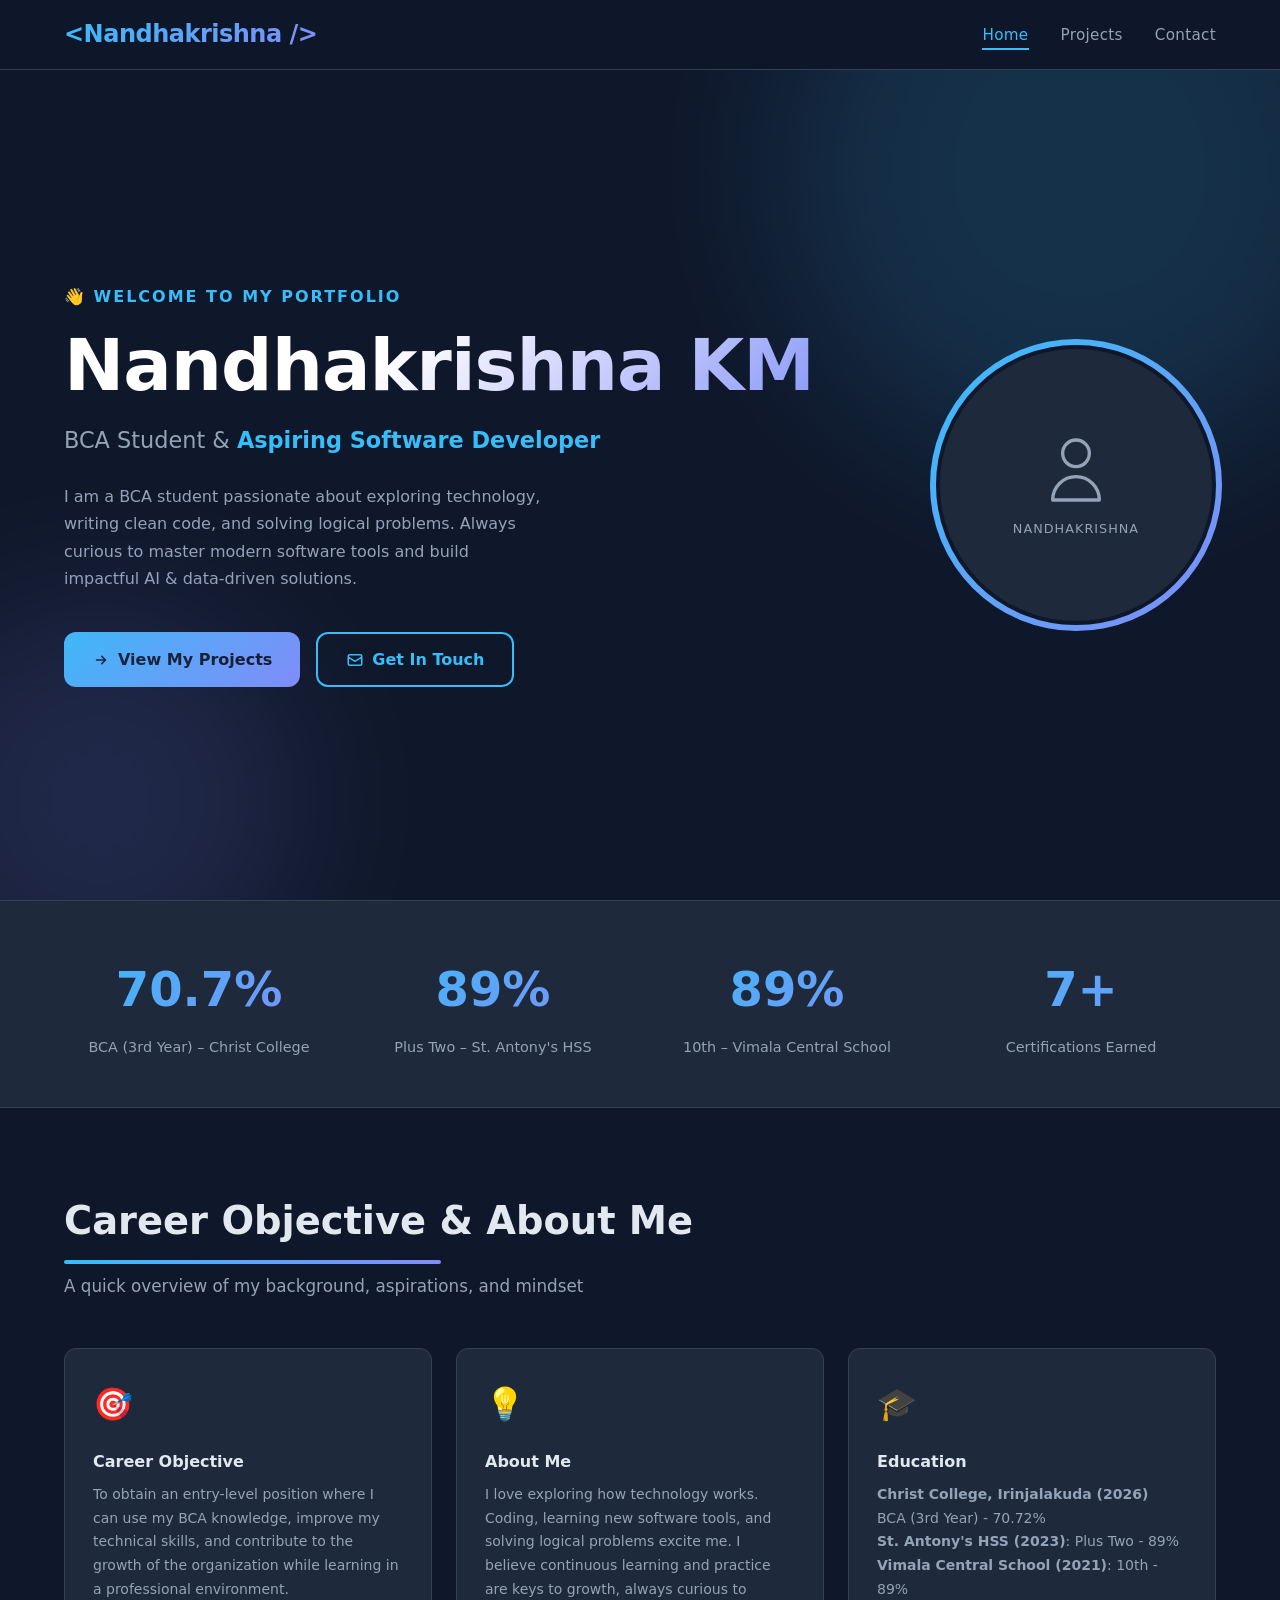
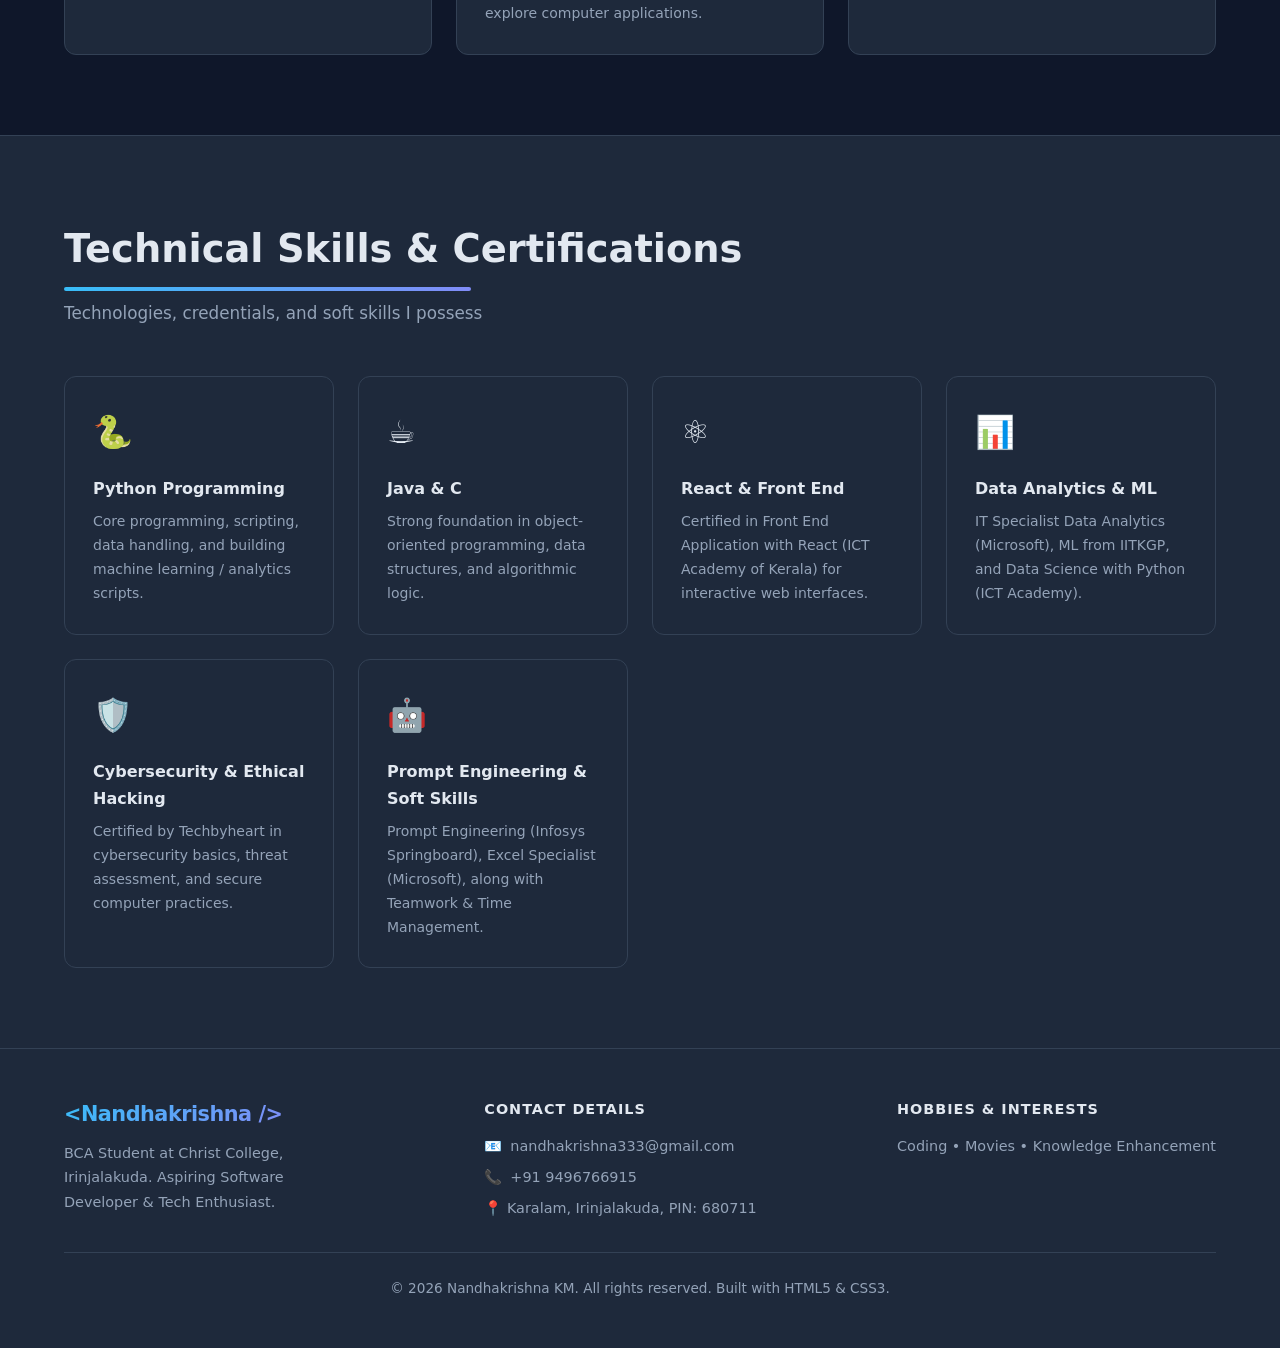
<file: PORTFOLIO/index.html>
﻿<!DOCTYPE html>
<html lang="en">
<head>
  <meta charset="UTF-8" />
  <meta name="viewport" content="width=device-width, initial-scale=1.0" />
  <meta name="description" content="Nandhakrishna KM – BCA Student, Aspiring Software Developer & AI Enthusiast Portfolio." />
  <title>Nandhakrishna KM | Portfolio</title>
  <link rel="stylesheet" href="style.css" />
</head>
<body>

  <!-- ═══════════ HEADER ═══════════ -->
  <header class="site-header">
    <nav class="container nav-inner">
      <a href="index.html" class="logo">&lt;Nandhakrishna /&gt;</a>

      <button class="nav-toggle" id="navToggle" aria-label="Toggle navigation">
        <span></span><span></span><span></span>
      </button>

      <ul class="nav-links" id="navLinks">
        <li><a href="index.html" class="active">Home</a></li>
        <li><a href="projects.html">Projects</a></li>
        <li><a href="contact.html">Contact</a></li>
      </ul>
    </nav>
  </header>

  <main>
    <!-- ═══════════ HERO ═══════════ -->
    <section class="hero">
      <div class="container hero-inner">

        <div class="hero-text">
          <span class="hero-greeting">👋 Welcome to my portfolio</span>

          <h1 class="hero-name">Nandhakrishna KM</h1>

          <p class="hero-tagline">
            BCA Student &amp; <span>Aspiring Software Developer</span>
          </p>

          <p class="hero-description">
            I am a BCA student passionate about exploring technology, writing clean code, and solving logical problems. Always curious to master modern software tools and build impactful AI & data-driven solutions.
          </p>

          <div class="hero-cta">
            <a href="projects.html" class="btn btn-primary">
              <svg xmlns="http://www.w3.org/2000/svg" width="18" height="18" fill="none" viewBox="0 0 24 24" stroke="currentColor" stroke-width="2"><path stroke-linecap="round" stroke-linejoin="round" d="M13 7l5 5m0 0l-5 5m5-5H6"/></svg>
              View My Projects
            </a>
            <a href="contact.html" class="btn btn-outline">
              <svg xmlns="http://www.w3.org/2000/svg" width="18" height="18" fill="none" viewBox="0 0 24 24" stroke="currentColor" stroke-width="2"><path stroke-linecap="round" stroke-linejoin="round" d="M3 8l7.89 5.26a2 2 0 002.22 0L21 8M5 19h14a2 2 0 002-2V7a2 2 0 00-2-2H5a2 2 0 00-2 2v10a2 2 0 002 2z"/></svg>
              Get In Touch
            </a>
          </div>
        </div>

        <!-- Photo placeholder -->
        <div class="hero-photo-wrap">
          <div class="photo-placeholder">
            <svg xmlns="http://www.w3.org/2000/svg" fill="none" viewBox="0 0 24 24" stroke="currentColor" stroke-width="1">
              <path stroke-linecap="round" stroke-linejoin="round" d="M16 7a4 4 0 11-8 0 4 4 0 018 0zM12 14a7 7 0 00-7 7h14a7 7 0 00-7-7z"/>
            </svg>
            <span>NANDHAKRISHNA</span>
          </div>
        </div>

      </div>
    </section>

    <!-- ═══════════ OBJECTIVE & EDUCATION STATS ═══════════ -->
    <section class="stats-section">
      <div class="container">
        <div class="stats-grid">
          <div class="stat-item"><h3>70.7%</h3><p>BCA (3rd Year) – Christ College</p></div>
          <div class="stat-item"><h3>89%</h3><p>Plus Two – St. Antony's HSS</p></div>
          <div class="stat-item"><h3>89%</h3><p>10th – Vimala Central School</p></div>
          <div class="stat-item"><h3>7+</h3><p>Certifications Earned</p></div>
        </div>
      </div>
    </section>

    <!-- ═══════════ ABOUT & CAREER OBJECTIVE ═══════════ -->
    <section class="section">
      <div class="container">
        <h2 class="section-title">Career Objective &amp; About Me</h2>
        <p class="section-subtitle">A quick overview of my background, aspirations, and mindset</p>

        <div class="skills-grid" style="grid-template-columns: repeat(auto-fit, minmax(300px, 1fr));">
          <div class="skill-card">
            <div class="skill-icon">🎯</div>
            <h3>Career Objective</h3>
            <p>To obtain an entry-level position where I can use my BCA knowledge, improve my technical skills, and contribute to the growth of the organization while learning in a professional environment.</p>
          </div>

          <div class="skill-card">
            <div class="skill-icon">💡</div>
            <h3>About Me</h3>
            <p>I love exploring how technology works. Coding, learning new software tools, and solving logical problems excite me. I believe continuous learning and practice are keys to growth, always curious to explore computer applications.</p>
          </div>

          <div class="skill-card">
            <div class="skill-icon">🎓</div>
            <h3>Education</h3>
            <p><strong>Christ College, Irinjalakuda (2026)</strong><br>BCA (3rd Year) - 70.72%<br><strong>St. Antony's HSS (2023)</strong>: Plus Two - 89%<br><strong>Vimala Central School (2021)</strong>: 10th - 89%</p>
          </div>
        </div>
      </div>
    </section>

    <!-- ═══════════ SKILLS & CERTIFICATIONS ═══════════ -->
    <section class="section" style="background: var(--clr-surface); border-top: 1px solid var(--clr-border);">
      <div class="container">
        <h2 class="section-title">Technical Skills &amp; Certifications</h2>
        <p class="section-subtitle">Technologies, credentials, and soft skills I possess</p>

        <div class="skills-grid">

          <div class="skill-card">
            <div class="skill-icon">🐍</div>
            <h3>Python Programming</h3>
            <p>Core programming, scripting, data handling, and building machine learning / analytics scripts.</p>
          </div>

          <div class="skill-card">
            <div class="skill-icon">☕</div>
            <h3>Java &amp; C</h3>
            <p>Strong foundation in object-oriented programming, data structures, and algorithmic logic.</p>
          </div>

          <div class="skill-card">
            <div class="skill-icon">⚛️</div>
            <h3>React &amp; Front End</h3>
            <p>Certified in Front End Application with React (ICT Academy of Kerala) for interactive web interfaces.</p>
          </div>

          <div class="skill-card">
            <div class="skill-icon">📊</div>
            <h3>Data Analytics &amp; ML</h3>
            <p>IT Specialist Data Analytics (Microsoft), ML from IITKGP, and Data Science with Python (ICT Academy).</p>
          </div>

          <div class="skill-card">
            <div class="skill-icon">🛡️</div>
            <h3>Cybersecurity &amp; Ethical Hacking</h3>
            <p>Certified by Techbyheart in cybersecurity basics, threat assessment, and secure computer practices.</p>
          </div>

          <div class="skill-card">
            <div class="skill-icon">🤖</div>
            <h3>Prompt Engineering &amp; Soft Skills</h3>
            <p>Prompt Engineering (Infosys Springboard), Excel Specialist (Microsoft), along with Teamwork &amp; Time Management.</p>
          </div>

        </div>
      </div>
    </section>

  </main>

  <!-- ═══════════ FOOTER ═══════════ -->
  <footer class="site-footer">
    <div class="container">
      <div class="footer-inner">

        <div class="footer-brand">
          <a href="index.html" class="logo">&lt;Nandhakrishna /&gt;</a>
          <p>BCA Student at Christ College, Irinjalakuda. Aspiring Software Developer &amp; Tech Enthusiast.</p>
        </div>

        <div class="footer-contact">
          <h4>Contact Details</h4>
          <ul>
            <li>📧 <a href="mailto:nandhakrishna333@gmail.com">nandhakrishna333@gmail.com</a></li>
            <li>📞 <a href="tel:9496766915">+91 9496766915</a></li>
            <li>📍 Karalam, Irinjalakuda, PIN: 680711</li>
          </ul>
        </div>

        <div class="footer-social">
          <h4>Hobbies &amp; Interests</h4>
          <p style="color: var(--clr-muted); font-size: 0.9rem;">
            Coding &bull; Movies &bull; Knowledge Enhancement
          </p>
        </div>

      </div>

      <div class="footer-bottom">
        <p>&copy; 2026 Nandhakrishna KM. All rights reserved. Built with HTML5 &amp; CSS3.</p>
      </div>
    </div>
  </footer>

  <script>
    const toggle = document.getElementById('navToggle');
    const links  = document.getElementById('navLinks');
    toggle.addEventListener('click', () => {
      toggle.classList.toggle('open');
      links.classList.toggle('open');
    });
    links.querySelectorAll('a').forEach(a =>
      a.addEventListener('click', () => {
        toggle.classList.remove('open');
        links.classList.remove('open');
      })
    );
  </script>

</body>
</html>
</file>
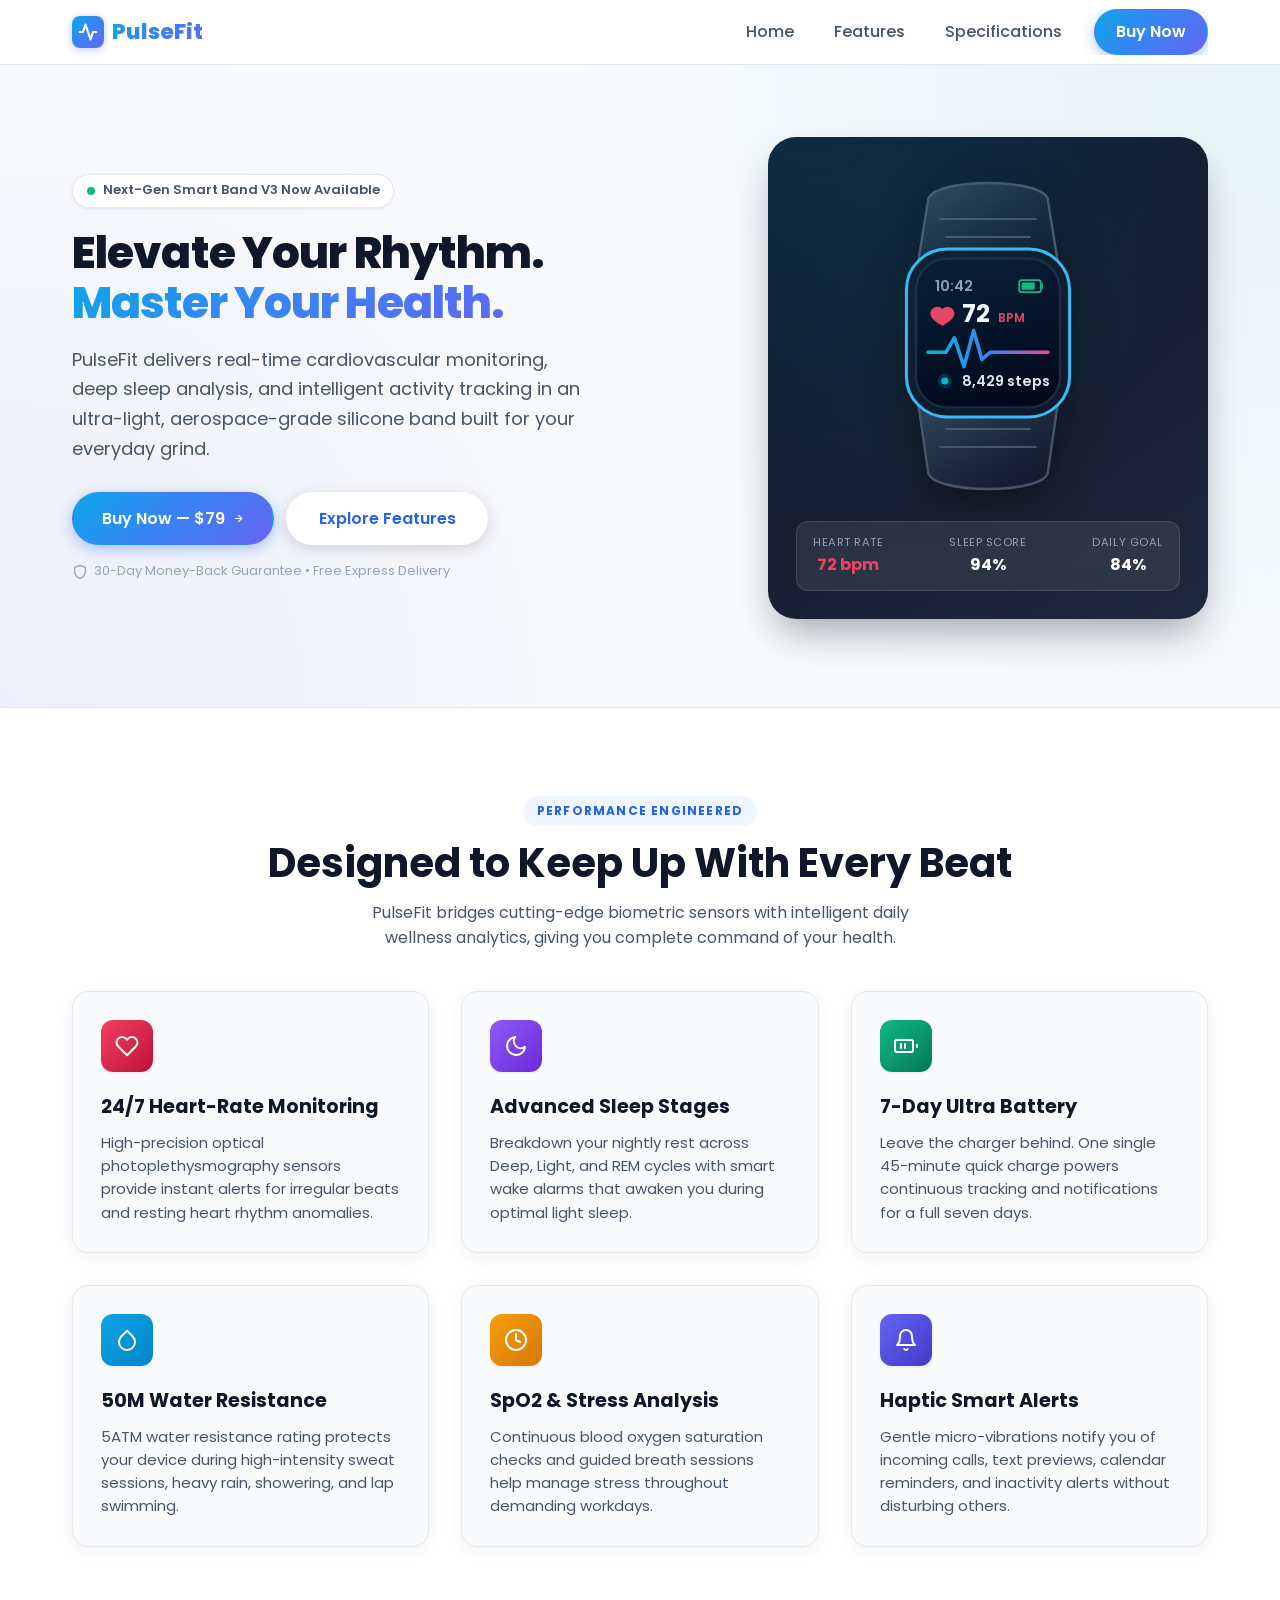
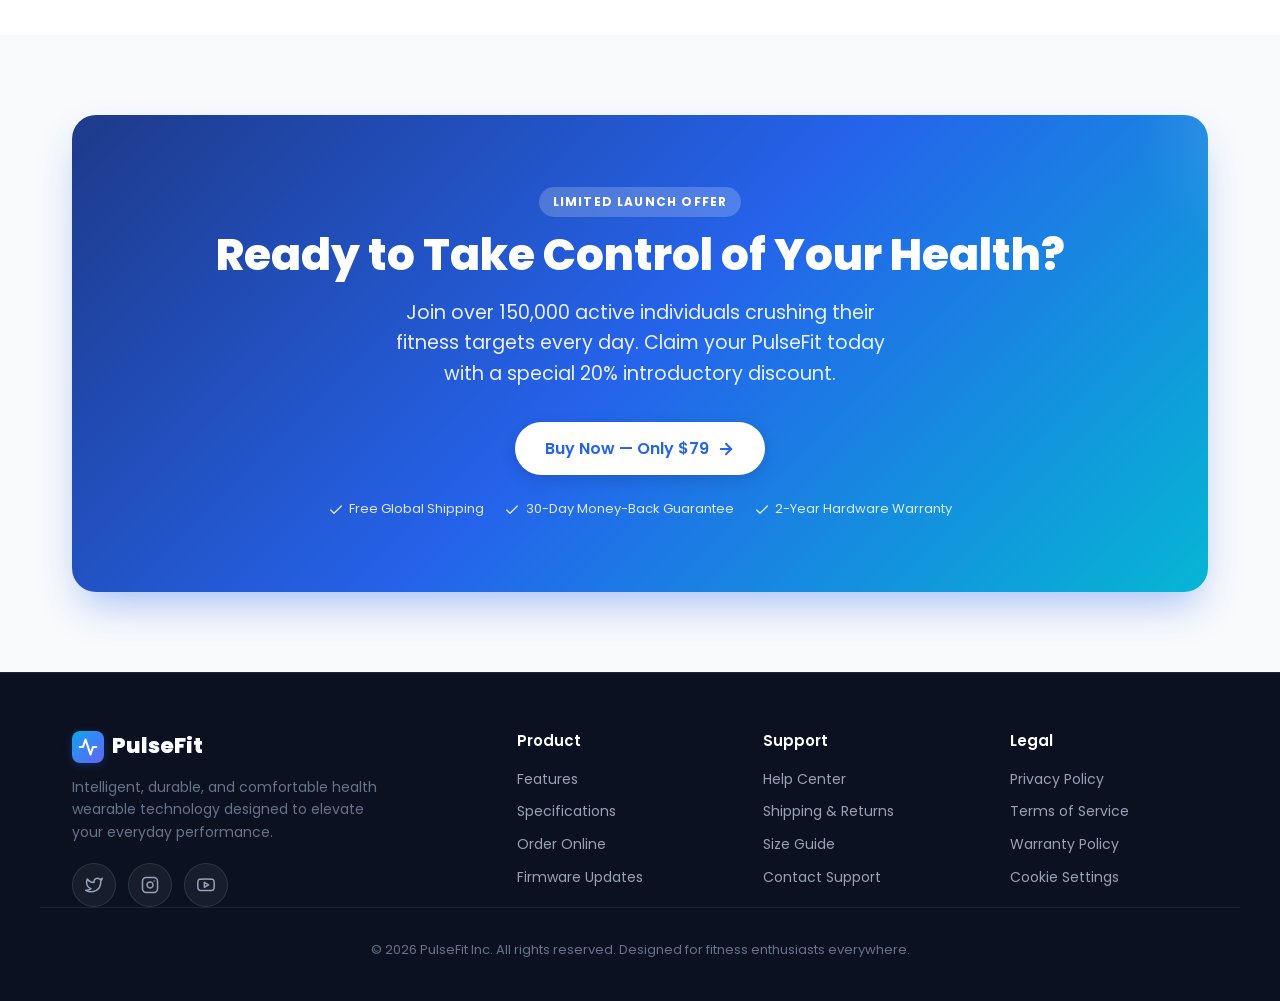
<file: WEB PROGRAM 3/index.html>
<!DOCTYPE html>
<html lang="en">
<head>
  <meta charset="UTF-8">
  <meta name="viewport" content="width=device-width, initial-scale=1.0">
  <title>PulseFit — Smart Fitness Band</title>
  <meta name="description" content="PulseFit is a modern smart fitness band engineered with continuous heart rate monitoring, advanced sleep analysis, 7-day battery life, and 50m water resistance.">

  <!-- Google Fonts: Poppins -->
  <link rel="preconnect" href="https://fonts.googleapis.com">
  <link rel="preconnect" href="https://fonts.gstatic.com" crossorigin>
  <link href="https://fonts.googleapis.com/css2?family=Poppins:wght@300;400;500;600;700;800&display=swap" rel="stylesheet">

  <style>
    /* ==========================================================================
       CSS VARIABLES & DESIGN TOKENS
       ========================================================================== */
    :root {
      /* Brand Color Palette */
      --primary: #2563eb;
      --primary-hover: #1d4ed8;
      --primary-light: #eff6ff;
      --accent-cyan: #06b6d4;
      --accent-pink: #ec4899;
      --accent-green: #10b981;

      /* Neutral Palette */
      --bg-page: #f8fafc;
      --bg-surface: #ffffff;
      --bg-surface-alt: #f1f5f9;
      --text-main: #0f172a;
      --text-muted: #475569;
      --text-light: #94a3b8;
      --border-color: #e2e8f0;

      /* Gradients */
      --gradient-brand: linear-gradient(135deg, #0ea5e9 0%, #3b82f6 50%, #6366f1 100%);
      --gradient-accent: linear-gradient(135deg, #ec4899 0%, #f43f5e 100%);
      --gradient-dark: linear-gradient(145deg, #0f172a 0%, #1e293b 100%);
      --gradient-cta: linear-gradient(135deg, #1e3a8a 0%, #2563eb 50%, #06b6d4 100%);

      /* Shadows */
      --shadow-sm: 0 1px 3px rgba(0, 0, 0, 0.08);
      --shadow-md: 0 4px 14px rgba(15, 23, 42, 0.08);
      --shadow-lg: 0 10px 25px -5px rgba(37, 99, 235, 0.15), 0 8px 10px -6px rgba(15, 23, 42, 0.05);
      --shadow-card: 0 4px 20px rgba(15, 23, 42, 0.06);
      --shadow-card-hover: 0 14px 28px rgba(37, 99, 235, 0.12), 0 10px 10px rgba(15, 23, 42, 0.04);

      /* Typography & Metrics */
      --font-family: 'Poppins', -apple-system, BlinkMacSystemFont, 'Segoe UI', Roboto, sans-serif;
      --radius-sm: 0.375rem;
      --radius-md: 0.75rem;
      --radius-lg: 1rem;
      --radius-full: 9999px;
      --transition-standard: all 0.3s cubic-bezier(0.4, 0, 0.2, 1);
    }

    /* ==========================================================================
       RESET & BASE STYLES (Mobile First)
       ========================================================================== */
    *, *::before, *::after {
      box-sizing: border-box;
      margin: 0;
      padding: 0;
    }

    html {
      scroll-behavior: smooth;
      font-size: 16px; /* Base 1rem = 16px for readability & accessibility */
    }

    body {
      font-family: var(--font-family);
      background-color: var(--bg-page);
      color: var(--text-main);
      line-height: 1.6;
      -webkit-font-smoothing: antialiased;
      overflow-x: hidden;
    }

    img, svg {
      display: block;
      max-width: 100%;
      height: auto;
    }

    a {
      color: inherit;
      text-decoration: none;
      transition: var(--transition-standard);
    }

    a:focus-visible, button:focus-visible {
      outline: 3px solid var(--accent-cyan);
      outline-offset: 3px;
    }

    .container {
      width: 100%;
      max-width: 1200px;
      margin-left: auto;
      margin-right: auto;
      padding-left: 1.25rem;
      padding-right: 1.25rem;
    }

    /* Button System (Meets >44px touch target requirement) */
    .btn {
      display: inline-flex;
      align-items: center;
      justify-content: center;
      gap: 0.5rem;
      min-height: 3rem; /* 48px touch target */
      padding: 0.75rem 1.75rem;
      font-family: var(--font-family);
      font-size: 1rem;
      font-weight: 600;
      border-radius: var(--radius-full);
      border: 2px solid transparent;
      cursor: pointer;
      text-align: center;
      white-space: nowrap;
      transition: var(--transition-standard);
    }

    .btn-primary {
      background: var(--gradient-brand);
      color: #ffffff;
      box-shadow: 0 4px 14px rgba(37, 99, 235, 0.35);
    }

    .btn-primary:hover {
      transform: translateY(-2px);
      box-shadow: 0 6px 20px rgba(37, 99, 235, 0.5);
    }

    .btn-primary:active {
      transform: translateY(0);
    }

    .btn-white {
      background-color: #ffffff;
      color: var(--primary);
      box-shadow: 0 4px 15px rgba(0, 0, 0, 0.15);
    }

    .btn-white:hover {
      background-color: #f8fafc;
      transform: translateY(-2px);
      box-shadow: 0 8px 25px rgba(0, 0, 0, 0.2);
    }

    .section-tag {
      display: inline-block;
      text-transform: uppercase;
      font-size: 0.75rem;
      font-weight: 700;
      letter-spacing: 0.1em;
      color: var(--primary);
      background-color: var(--primary-light);
      padding: 0.35rem 0.85rem;
      border-radius: var(--radius-full);
      margin-bottom: 0.75rem;
    }

    .section-title {
      font-size: 1.75rem;
      font-weight: 700;
      line-height: 1.25;
      color: var(--text-main);
      margin-bottom: 0.75rem;
    }

    .section-subtitle {
      font-size: 1rem;
      color: var(--text-muted);
      max-width: 600px;
      margin: 0 auto 2.5rem;
    }

    /* ==========================================================================
       1. HEADER & NAVBAR (CSS-Only Responsive Menu)
       ========================================================================== */
    .site-header {
      position: sticky;
      top: 0;
      z-index: 1000;
      background: rgba(255, 255, 255, 0.95);
      backdrop-filter: blur(10px);
      border-bottom: 1px solid var(--border-color);
      transition: var(--transition-standard);
    }

    .nav-container {
      display: flex;
      align-items: center;
      justify-content: space-between;
      min-height: 4rem; /* 64px */
      position: relative;
    }

    .logo {
      display: flex;
      align-items: center;
      gap: 0.5rem;
      font-size: 1.35rem;
      font-weight: 800;
      color: var(--text-main);
    }

    .logo-icon {
      width: 2rem;
      height: 2rem;
      background: var(--gradient-brand);
      border-radius: 0.5rem;
      display: flex;
      align-items: center;
      justify-content: center;
      color: #ffffff;
      box-shadow: 0 2px 8px rgba(37, 99, 235, 0.3);
    }

    .logo span {
      background: var(--gradient-brand);
      -webkit-background-clip: text;
      -webkit-text-fill-color: transparent;
    }

    /* CSS-Only Mobile Menu Toggle using Hidden Checkbox */
    .menu-toggle-input {
      display: none;
    }

    .menu-toggle-btn {
      display: flex;
      flex-direction: column;
      justify-content: center;
      align-items: center;
      gap: 5px;
      width: 44px;
      height: 44px; /* Accessible 44px touch target */
      cursor: pointer;
      border-radius: var(--radius-sm);
      user-select: none;
      z-index: 1001;
    }

    .menu-toggle-btn .bar {
      width: 24px;
      height: 2.5px;
      background-color: var(--text-main);
      border-radius: 2px;
      transition: var(--transition-standard);
      transform-origin: center;
    }

    /* Navigation list on mobile (hidden dropdown via CSS) */
    .nav-menu {
      position: absolute;
      top: 100%;
      left: 0;
      right: 0;
      background: #ffffff;
      border-bottom: 1px solid var(--border-color);
      box-shadow: var(--shadow-lg);
      max-height: 0;
      overflow: hidden;
      opacity: 0;
      visibility: hidden;
      transition: max-height 0.35s ease, opacity 0.3s ease, visibility 0.3s;
    }

    .nav-list {
      list-style: none;
      display: flex;
      flex-direction: column;
      padding: 1.25rem;
      gap: 1rem;
    }

    .nav-link {
      display: block;
      font-weight: 500;
      color: var(--text-muted);
      padding: 0.5rem 0.75rem;
      border-radius: var(--radius-sm);
    }

    .nav-link:hover {
      color: var(--primary);
      background-color: var(--primary-light);
    }

    .nav-btn {
      width: 100%;
    }

    /* Checkbox state transforms hamburger to 'X' and expands menu */
    .menu-toggle-input:checked ~ .nav-menu {
      max-height: 320px;
      opacity: 1;
      visibility: visible;
    }

    .menu-toggle-input:checked ~ .menu-toggle-btn .bar:nth-child(1) {
      transform: translateY(7.5px) rotate(45deg);
    }

    .menu-toggle-input:checked ~ .menu-toggle-btn .bar:nth-child(2) {
      opacity: 0;
    }

    .menu-toggle-input:checked ~ .menu-toggle-btn .bar:nth-child(3) {
      transform: translateY(-7.5px) rotate(-45deg);
    }

    /* ==========================================================================
       2. HERO / PRODUCT INTRODUCTION SECTION
       ========================================================================== */
    .hero-section {
      padding-top: 2.5rem;
      padding-bottom: 3.5rem;
      background: radial-gradient(circle at top right, rgba(6, 182, 212, 0.08), transparent 50%),
                  radial-gradient(circle at bottom left, rgba(99, 102, 241, 0.08), transparent 50%);
    }

    .hero-container {
      display: flex;
      flex-direction: column;
      gap: 2.5rem;
      align-items: center;
    }

    .hero-content {
      text-align: center;
    }

    .hero-badge {
      display: inline-flex;
      align-items: center;
      gap: 0.5rem;
      background: #ffffff;
      border: 1px solid var(--border-color);
      box-shadow: var(--shadow-sm);
      padding: 0.35rem 0.85rem;
      border-radius: var(--radius-full);
      font-size: 0.8125rem;
      font-weight: 600;
      color: var(--text-muted);
      margin-bottom: 1.25rem;
    }

    .hero-badge .pulse-dot {
      width: 8px;
      height: 8px;
      background-color: var(--accent-green);
      border-radius: 50%;
      box-shadow: 0 0 0 0 rgba(16, 185, 129, 0.7);
      animation: pulseAnimation 2s infinite;
    }

    @keyframes pulseAnimation {
      0% {
        box-shadow: 0 0 0 0 rgba(16, 185, 129, 0.7);
      }
      70% {
        box-shadow: 0 0 0 8px rgba(16, 185, 129, 0);
      }
      100% {
        box-shadow: 0 0 0 0 rgba(16, 185, 129, 0);
      }
    }

    .hero-headline {
      font-size: 2.25rem;
      font-weight: 800;
      line-height: 1.15;
      letter-spacing: -0.02em;
      color: var(--text-main);
      margin-bottom: 1rem;
    }

    .hero-headline .text-gradient {
      background: var(--gradient-brand);
      -webkit-background-clip: text;
      -webkit-text-fill-color: transparent;
    }

    .hero-description {
      font-size: 1rem;
      color: var(--text-muted);
      line-height: 1.65;
      margin-bottom: 1.75rem;
      max-width: 32rem;
      margin-left: auto;
      margin-right: auto;
    }

    .hero-actions {
      display: flex;
      flex-direction: column;
      gap: 0.75rem;
      width: 100%;
      max-width: 20rem;
      margin: 0 auto;
    }

    .hero-guarantee {
      margin-top: 1rem;
      font-size: 0.8125rem;
      color: var(--text-light);
      display: flex;
      align-items: center;
      justify-content: center;
      gap: 0.35rem;
    }

    /* Hero Responsive Product Illustration / Graphic */
    .hero-visual {
      width: 100%;
      max-width: 360px;
      position: relative;
    }

    .band-card {
      background: linear-gradient(145deg, #0f172a 0%, #1e293b 100%);
      border-radius: 1.75rem;
      padding: 1.75rem;
      box-shadow: 0 20px 40px -10px rgba(15, 23, 42, 0.4), 0 0 0 1px rgba(255, 255, 255, 0.1);
      color: #ffffff;
      position: relative;
      overflow: hidden;
    }

    .band-card::after {
      content: '';
      position: absolute;
      top: -50%;
      left: -50%;
      width: 200%;
      height: 200%;
      background: radial-gradient(circle at 30% 20%, rgba(6, 182, 212, 0.15), transparent 45%);
      pointer-events: none;
    }

    .band-display {
      display: flex;
      flex-direction: column;
      align-items: center;
      gap: 1.25rem;
    }

    /* Smart Band SVG Vector Art */
    .band-svg {
      width: 100%;
      height: auto;
      filter: drop-shadow(0 12px 20px rgba(0, 0, 0, 0.45));
    }

    /* Dynamic Stat Pill Overlay */
    .band-stat-pill {
      display: flex;
      justify-content: space-between;
      width: 100%;
      background: rgba(255, 255, 255, 0.08);
      backdrop-filter: blur(10px);
      border: 1px solid rgba(255, 255, 255, 0.12);
      border-radius: var(--radius-md);
      padding: 0.75rem 1rem;
      font-size: 0.8125rem;
    }

    .stat-item {
      display: flex;
      flex-direction: column;
      align-items: center;
    }

    .stat-label {
      color: #94a3b8;
      font-size: 0.7rem;
      text-transform: uppercase;
      letter-spacing: 0.05em;
    }

    .stat-value {
      font-weight: 700;
      color: #ffffff;
      font-size: 1rem;
    }

    .stat-value.heart {
      color: #f43f5e;
    }

    /* ==========================================================================
       3. FEATURES SECTION (Grid: 1 col on mobile, 2 on tablet, 3 on desktop)
       ========================================================================== */
    .features-section {
      padding-top: 4rem;
      padding-bottom: 4rem;
      background-color: var(--bg-surface);
      text-align: center;
      border-top: 1px solid var(--border-color);
    }

    .features-grid {
      display: grid;
      grid-template-columns: 1fr; /* 1 column on mobile (default) */
      gap: 1.5rem;
      text-align: left;
    }

    .feature-card {
      background-color: var(--bg-page);
      border: 1px solid var(--border-color);
      border-radius: var(--radius-lg);
      padding: 1.75rem;
      box-shadow: var(--shadow-card);
      transition: var(--transition-standard);
      position: relative;
      display: flex;
      flex-direction: column;
    }

    .feature-card:hover {
      transform: translateY(-6px);
      box-shadow: var(--shadow-card-hover);
      border-color: #cbd5e1;
      background-color: #ffffff;
    }

    .feature-icon-wrapper {
      width: 3.25rem;
      height: 3.25rem;
      border-radius: var(--radius-md);
      display: flex;
      align-items: center;
      justify-content: center;
      margin-bottom: 1.25rem;
      color: #ffffff;
      box-shadow: var(--shadow-sm);
    }

    /* Specific Icon Color Gradients */
    .icon-heart {
      background: linear-gradient(135deg, #f43f5e, #be123c);
    }
    .icon-sleep {
      background: linear-gradient(135deg, #8b5cf6, #6d28d9);
    }
    .icon-battery {
      background: linear-gradient(135deg, #10b981, #047857);
    }
    .icon-water {
      background: linear-gradient(135deg, #0ea5e9, #0284c7);
    }
    .icon-oxygen {
      background: linear-gradient(135deg, #f59e0b, #d97706);
    }
    .icon-alerts {
      background: linear-gradient(135deg, #6366f1, #4338ca);
    }

    .feature-card h3 {
      font-size: 1.2rem;
      font-weight: 700;
      color: var(--text-main);
      margin-bottom: 0.5rem;
    }

    .feature-card p {
      font-size: 0.9375rem;
      color: var(--text-muted);
      line-height: 1.55;
    }

    /* ==========================================================================
       4. CALL TO ACTION (CTA) SECTION
       ========================================================================== */
    .cta-section {
      padding-top: 4rem;
      padding-bottom: 4rem;
      background-color: var(--bg-page);
    }

    .cta-banner {
      background: var(--gradient-cta);
      color: #ffffff;
      border-radius: 1.5rem;
      padding: 2.75rem 1.5rem;
      text-align: center;
      box-shadow: 0 20px 40px -10px rgba(37, 99, 235, 0.4);
      position: relative;
      overflow: hidden;
    }

    .cta-banner::before {
      content: '';
      position: absolute;
      top: -30%;
      right: -20%;
      width: 300px;
      height: 300px;
      background: radial-gradient(circle, rgba(255, 255, 255, 0.15) 0%, transparent 70%);
      border-radius: 50%;
      pointer-events: none;
    }

    .cta-title {
      font-size: 1.85rem;
      font-weight: 800;
      line-height: 1.2;
      margin-bottom: 1rem;
    }

    .cta-line {
      font-size: 1.05rem;
      color: rgba(255, 255, 255, 0.9);
      max-width: 520px;
      margin: 0 auto 2rem;
      line-height: 1.6;
    }

    .cta-button-group {
      display: flex;
      flex-direction: column;
      gap: 1rem;
      align-items: center;
      justify-content: center;
    }

    .cta-badge-bar {
      margin-top: 1.5rem;
      display: flex;
      flex-wrap: wrap;
      justify-content: center;
      gap: 1.25rem;
      font-size: 0.8125rem;
      color: rgba(255, 255, 255, 0.85);
    }

    .cta-badge-bar span {
      display: inline-flex;
      align-items: center;
      gap: 0.35rem;
    }

    /* ==========================================================================
       5. FOOTER SECTION
       ========================================================================== */
    .site-footer {
      background-color: #0b1120;
      color: #94a3b8;
      padding-top: 3.5rem;
      padding-bottom: 2.5rem;
      border-top: 1px solid rgba(255, 255, 255, 0.08);
      font-size: 0.875rem;
    }

    .footer-container {
      display: flex;
      flex-direction: column;
      gap: 2.5rem;
    }

    .footer-brand {
      display: flex;
      flex-direction: column;
      gap: 0.75rem;
    }

    .footer-brand .logo {
      color: #ffffff;
    }

    .footer-brand p {
      color: #64748b;
      max-width: 320px;
      line-height: 1.6;
    }

    .footer-nav {
      display: flex;
      flex-direction: column;
      gap: 0.65rem;
    }

    .footer-nav-title {
      color: #ffffff;
      font-weight: 600;
      font-size: 0.9375rem;
      margin-bottom: 0.25rem;
    }

    .footer-nav a {
      color: #94a3b8;
    }

    .footer-nav a:hover {
      color: #ffffff;
      transform: translateX(3px);
    }

    .footer-social {
      display: flex;
      gap: 0.75rem;
      margin-top: 0.5rem;
    }

    .social-link {
      width: 44px; /* Accessible touch target */
      height: 44px;
      border-radius: var(--radius-full);
      background-color: rgba(255, 255, 255, 0.05);
      border: 1px solid rgba(255, 255, 255, 0.1);
      display: flex;
      align-items: center;
      justify-content: center;
      color: #94a3b8;
      transition: var(--transition-standard);
    }

    .social-link:hover {
      background-color: var(--primary);
      color: #ffffff;
      transform: translateY(-3px);
      box-shadow: 0 6px 15px rgba(37, 99, 235, 0.4);
    }

    .footer-bottom {
      padding-top: 2rem;
      border-top: 1px solid rgba(255, 255, 255, 0.08);
      text-align: center;
      color: #64748b;
      font-size: 0.8125rem;
    }

    /* ==========================================================================
       MEDIA QUERIES (Mobile-First Breakpoint Architecture)
       Breakpoint 1: Mobile (default, up to 600px)
       Breakpoint 2: Tablet (601px to 992px)
       Breakpoint 3: Desktop (993px and above)
       ========================================================================== */

    /* --------------------------------------------------------------------------
       BREAKPOINT 2: TABLET (601px to 992px)
       -------------------------------------------------------------------------- */
    @media (min-width: 601px) {
      .section-title {
        font-size: 2.125rem;
      }

      .hero-section {
        padding-top: 3.5rem;
        padding-bottom: 4.5rem;
      }

      .hero-headline {
        font-size: 2.75rem;
      }

      .hero-actions {
        flex-direction: row;
        max-width: 26rem;
      }

      .hero-actions .btn {
        flex: 1;
      }

      /* Requirement: Features must be 2 columns on tablet */
      .features-grid {
        grid-template-columns: repeat(2, 1fr);
        gap: 1.75rem;
      }

      .cta-banner {
        padding: 3.5rem 2.5rem;
      }

      .cta-title {
        font-size: 2.25rem;
      }

      .cta-button-group {
        flex-direction: row;
      }

      .footer-container {
        flex-direction: row;
        justify-content: space-between;
        flex-wrap: wrap;
      }

      .footer-nav {
        min-width: 140px;
      }
    }

    /* Tablet Menu Behavior: Switch navigation from mobile dropdown to horizontal navbar */
    @media (min-width: 768px) {
      .menu-toggle-btn {
        display: none; /* Hide hamburger toggle on screens >= 768px */
      }

      .nav-menu {
        position: static;
        max-height: none;
        opacity: 1;
        visibility: visible;
        background: transparent;
        box-shadow: none;
        border-bottom: none;
      }

      .nav-list {
        flex-direction: row;
        align-items: center;
        padding: 0;
        gap: 1.5rem;
      }

      .nav-link {
        padding: 0.5rem 0.5rem;
      }

      .nav-btn {
        width: auto;
        min-height: 2.5rem;
        padding: 0.5rem 1.25rem;
      }
    }

    /* --------------------------------------------------------------------------
       BREAKPOINT 3: DESKTOP (993px and above)
       -------------------------------------------------------------------------- */
    @media (min-width: 993px) {
      .container {
        padding-left: 2rem;
        padding-right: 2rem;
      }

      .section-title {
        font-size: 2.5rem;
      }

      .hero-section {
        padding-top: 4.5rem;
        padding-bottom: 5.5rem;
      }

      .hero-container {
        flex-direction: row;
        justify-content: space-between;
        text-align: left;
        gap: 3.5rem;
      }

      .hero-content {
        text-align: left;
        flex: 1;
      }

      .hero-description {
        margin-left: 0;
        margin-right: 0;
        font-size: 1.125rem;
      }

      .hero-actions {
        margin-left: 0;
        margin-right: 0;
      }

      .hero-guarantee {
        justify-content: flex-start;
      }

      .hero-visual {
        flex: 1;
        max-width: 440px;
      }

      /* Requirement: Features must be 3 columns on desktop */
      .features-grid {
        grid-template-columns: repeat(3, 1fr);
        gap: 2rem;
      }

      .features-section {
        padding-top: 5.5rem;
        padding-bottom: 5.5rem;
      }

      .cta-section {
        padding-top: 5rem;
        padding-bottom: 5rem;
      }

      .cta-banner {
        padding: 4.5rem 3.5rem;
      }

      .cta-title {
        font-size: 2.75rem;
      }

      .cta-line {
        font-size: 1.2rem;
      }

      .footer-container {
        display: grid;
        grid-template-columns: 2fr 1fr 1fr 1fr;
        gap: 3rem;
      }
    }
  </style>
</head>
<body>

  <!-- ==========================================================================
       1. HEADER & NAVBAR
       ========================================================================== -->
  <header class="site-header">
    <div class="container nav-container">
      <!-- Brand Logo -->
      <a href="#home" class="logo" aria-label="PulseFit Home">
        <div class="logo-icon">
          <!-- Pulse wave inline SVG -->
          <svg width="20" height="20" viewBox="0 0 24 24" fill="none" stroke="currentColor" stroke-width="2.5" stroke-linecap="round" stroke-linejoin="round">
            <polyline points="22 12 18 12 15 21 9 3 6 12 2 12"></polyline>
          </svg>
        </div>
        <span>PulseFit</span>
      </a>

      <!-- CSS-only Checkbox for responsive mobile menu toggle -->
      <input type="checkbox" id="nav-toggle" class="menu-toggle-input" aria-label="Toggle navigation menu">
      <label for="nav-toggle" class="menu-toggle-btn" aria-hidden="true">
        <span class="bar"></span>
        <span class="bar"></span>
        <span class="bar"></span>
      </label>

      <!-- Navigation links -->
      <nav class="nav-menu" aria-label="Main Navigation">
        <ul class="nav-list">
          <li><a href="#home" class="nav-link">Home</a></li>
          <li><a href="#features" class="nav-link">Features</a></li>
          <li><a href="#specs" class="nav-link">Specifications</a></li>
          <li><a href="#buy" class="btn btn-primary nav-btn">Buy Now</a></li>
        </ul>
      </nav>
    </div>
  </header>

  <main id="home">
    <!-- ==========================================================================
         2. HERO SECTION / PRODUCT INTRODUCTION
         ========================================================================== -->
    <section class="hero-section">
      <div class="container hero-container">
        <!-- Hero Left / Content -->
        <div class="hero-content">
          <div class="hero-badge">
            <span class="pulse-dot"></span>
            <span>Next-Gen Smart Band V3 Now Available</span>
          </div>
          <h1 class="hero-headline">
            Elevate Your Rhythm. <br>
            <span class="text-gradient">Master Your Health.</span>
          </h1>
          <p class="hero-description">
            PulseFit delivers real-time cardiovascular monitoring, deep sleep analysis, and intelligent activity tracking in an ultra-light, aerospace-grade silicone band built for your everyday grind.
          </p>
          <div class="hero-actions">
            <a href="#buy" class="btn btn-primary">
              <span>Buy Now — $79</span>
              <svg width="18" height="18" viewBox="0 0 24 24" fill="none" stroke="currentColor" stroke-width="2.5" stroke-linecap="round" stroke-linejoin="round">
                <line x1="5" y1="12" x2="19" y2="12"></line>
                <polyline points="12 5 19 12 12 19"></polyline>
              </svg>
            </a>
            <a href="#features" class="btn btn-white">Explore Features</a>
          </div>
          <div class="hero-guarantee">
            <svg width="16" height="16" viewBox="0 0 24 24" fill="none" stroke="currentColor" stroke-width="2" stroke-linecap="round" stroke-linejoin="round">
              <path d="M12 22s8-4 8-10V5l-8-3-8 3v7c0 6 8 10 8 10z"></path>
            </svg>
            <span>30-Day Money-Back Guarantee • Free Express Delivery</span>
          </div>
        </div>

        <!-- Hero Right / Product Illustration -->
        <div class="hero-visual">
          <div class="band-card">
            <div class="band-display">
              <!-- Inline SVG: High-Fidelity PulseFit Smart Band Illustration -->
              <svg class="band-svg" viewBox="0 0 320 280" fill="none" xmlns="http://www.w3.org/2000/svg" role="img" aria-label="PulseFit Smart Band with active OLED display">
                <defs>
                  <!-- Band Strap Gradient -->
                  <linearGradient id="strapGrad" x1="0%" y1="0%" x2="100%" y2="100%">
                    <stop offset="0%" stop-color="#334155" />
                    <stop offset="50%" stop-color="#1e293b" />
                    <stop offset="100%" stop-color="#0f172a" />
                  </linearGradient>
                  <!-- OLED Screen Glow Gradient -->
                  <linearGradient id="screenGrad" x1="0%" y1="0%" x2="0%" y2="100%">
                    <stop offset="0%" stop-color="#0b132b" />
                    <stop offset="100%" stop-color="#020617" />
                  </linearGradient>
                  <!-- Screen Accent Pulse Gradient -->
                  <linearGradient id="pulseGrad" x1="0%" y1="0%" x2="100%" y2="0%">
                    <stop offset="0%" stop-color="#06b6d4" />
                    <stop offset="50%" stop-color="#3b82f6" />
                    <stop offset="100%" stop-color="#ec4899" />
                  </linearGradient>
                </defs>

                <!-- Upper Strap -->
                <path d="M110 30 C110 10, 210 10, 210 30 L218 80 L102 80 Z" fill="url(#strapGrad)" stroke="#475569" stroke-width="2"/>
                <!-- Upper Strap Texture Ridges -->
                <line x1="120" y1="45" x2="200" y2="45" stroke="#475569" stroke-width="1.5" stroke-linecap="round"/>
                <line x1="125" y1="60" x2="195" y2="60" stroke="#475569" stroke-width="1.5" stroke-linecap="round"/>

                <!-- Lower Strap -->
                <path d="M102 200 L218 200 L210 255 C210 275, 110 275, 110 255 Z" fill="url(#strapGrad)" stroke="#475569" stroke-width="2"/>
                <!-- Lower Strap Texture Ridges -->
                <line x1="125" y1="220" x2="195" y2="220" stroke="#475569" stroke-width="1.5" stroke-linecap="round"/>
                <line x1="120" y1="235" x2="200" y2="235" stroke="#475569" stroke-width="1.5" stroke-linecap="round"/>

                <!-- Smart Band Main Casing -->
                <rect x="92" y="70" width="136" height="140" rx="34" fill="#0f172a" stroke="#38bdf8" stroke-width="2.5"/>

                <!-- Bezel Border Glow -->
                <rect x="100" y="78" width="120" height="124" rx="26" fill="url(#screenGrad)" stroke="#1e293b" stroke-width="2"/>

                <!-- Display Top Info: Time & Battery -->
                <text x="116" y="105" fill="#94a3b8" font-family="'Poppins', sans-serif" font-size="12" font-weight="600">10:42</text>
                <!-- Battery Icon -->
                <rect x="186" y="96" width="18" height="10" rx="2" stroke="#10b981" stroke-width="1.5" fill="none"/>
                <rect x="188" y="98" width="11" height="6" rx="1" fill="#10b981"/>
                <path d="M205 99 L205 103" stroke="#10b981" stroke-width="1.5" stroke-linecap="round"/>

                <!-- Big Heart Rate Metric -->
                <g transform="translate(112, 115)">
                  <!-- Mini Heart Icon -->
                  <path d="M10 5 C6 1, 0 4, 0 9 C0 14, 10 19, 10 19 C10 19, 20 14, 20 9 C20 4, 14 1, 10 5 Z" fill="#f43f5e"/>
                  <text x="26" y="16" fill="#ffffff" font-family="'Poppins', sans-serif" font-size="20" font-weight="700">72</text>
                  <text x="56" y="16" fill="#f43f5e" font-family="'Poppins', sans-serif" font-size="10" font-weight="600">BPM</text>
                </g>

                <!-- Heart Rate Wave ECG Line -->
                <path d="M110 156 L125 156 L132 144 L140 168 L148 138 L155 162 L162 156 L210 156" fill="none" stroke="url(#pulseGrad)" stroke-width="3" stroke-linecap="round" stroke-linejoin="round"/>

                <!-- Bottom Metric: Step Count & Calorie Flame -->
                <g transform="translate(116, 172)">
                  <circle cx="8" cy="8" r="6" fill="#06b6d4" opacity="0.2"/>
                  <circle cx="8" cy="8" r="3" fill="#06b6d4"/>
                  <text x="22" y="12" fill="#e2e8f0" font-family="'Poppins', sans-serif" font-size="12" font-weight="600">8,429 steps</text>
                </g>
              </svg>

              <!-- Stats summary under screen -->
              <div class="band-stat-pill">
                <div class="stat-item">
                  <span class="stat-label">Heart Rate</span>
                  <span class="stat-value heart">72 bpm</span>
                </div>
                <div class="stat-item">
                  <span class="stat-label">Sleep Score</span>
                  <span class="stat-value">94%</span>
                </div>
                <div class="stat-item">
                  <span class="stat-label">Daily Goal</span>
                  <span class="stat-value">84%</span>
                </div>
              </div>
            </div>
          </div>
        </div>
      </div>
    </section>

    <!-- ==========================================================================
         3. FEATURES SECTION
         ========================================================================== -->
    <section id="features" class="features-section">
      <div class="container">
        <span class="section-tag">Performance Engineered</span>
        <h2 class="section-title">Designed to Keep Up With Every Beat</h2>
        <p class="section-subtitle">
          PulseFit bridges cutting-edge biometric sensors with intelligent daily wellness analytics, giving you complete command of your health.
        </p>

        <!-- Feature Grid (1 col mobile, 2 col tablet, 3 col desktop) -->
        <div class="features-grid">
          <!-- Feature 1: Heart Rate -->
          <article class="feature-card">
            <div class="feature-icon-wrapper icon-heart" aria-hidden="true">
              <svg width="24" height="24" viewBox="0 0 24 24" fill="none" stroke="currentColor" stroke-width="2" stroke-linecap="round" stroke-linejoin="round">
                <path d="M20.84 4.61a5.5 5.5 0 0 0-7.78 0L12 5.67l-1.06-1.06a5.5 5.5 0 0 0-7.78 7.78l1.06 1.06L12 21.23l7.78-7.78 1.06-1.06a5.5 5.5 0 0 0 0-7.78z"></path>
              </svg>
            </div>
            <h3>24/7 Heart-Rate Monitoring</h3>
            <p>High-precision optical photoplethysmography sensors provide instant alerts for irregular beats and resting heart rhythm anomalies.</p>
          </article>

          <!-- Feature 2: Sleep Tracking -->
          <article class="feature-card">
            <div class="feature-icon-wrapper icon-sleep" aria-hidden="true">
              <svg width="24" height="24" viewBox="0 0 24 24" fill="none" stroke="currentColor" stroke-width="2" stroke-linecap="round" stroke-linejoin="round">
                <path d="M21 12.79A9 9 0 1 1 11.21 3 7 7 0 0 0 21 12.79z"></path>
              </svg>
            </div>
            <h3>Advanced Sleep Stages</h3>
            <p>Breakdown your nightly rest across Deep, Light, and REM cycles with smart wake alarms that awaken you during optimal light sleep.</p>
          </article>

          <!-- Feature 3: Battery Life -->
          <article class="feature-card">
            <div class="feature-icon-wrapper icon-battery" aria-hidden="true">
              <svg width="24" height="24" viewBox="0 0 24 24" fill="none" stroke="currentColor" stroke-width="2" stroke-linecap="round" stroke-linejoin="round">
                <rect x="1" y="6" width="18" height="12" rx="2" ry="2"></rect>
                <line x1="23" y1="13" x2="23" y2="11"></line>
                <line x1="7" y1="10" x2="7" y2="14"></line>
                <line x1="11" y1="10" x2="11" y2="14"></line>
              </svg>
            </div>
            <h3>7-Day Ultra Battery</h3>
            <p>Leave the charger behind. One single 45-minute quick charge powers continuous tracking and notifications for a full seven days.</p>
          </article>

          <!-- Feature 4: Water Resistance -->
          <article class="feature-card">
            <div class="feature-icon-wrapper icon-water" aria-hidden="true">
              <svg width="24" height="24" viewBox="0 0 24 24" fill="none" stroke="currentColor" stroke-width="2" stroke-linecap="round" stroke-linejoin="round">
                <path d="M12 2.69l5.66 5.66a8 8 0 1 1-11.31 0z"></path>
              </svg>
            </div>
            <h3>50M Water Resistance</h3>
            <p>5ATM water resistance rating protects your device during high-intensity sweat sessions, heavy rain, showering, and lap swimming.</p>
          </article>

          <!-- Feature 5: SpO2 & Stress Tracking -->
          <article class="feature-card">
            <div class="feature-icon-wrapper icon-oxygen" aria-hidden="true">
              <svg width="24" height="24" viewBox="0 0 24 24" fill="none" stroke="currentColor" stroke-width="2" stroke-linecap="round" stroke-linejoin="round">
                <circle cx="12" cy="12" r="10"></circle>
                <polyline points="12 6 12 12 16 14"></polyline>
              </svg>
            </div>
            <h3>SpO2 &amp; Stress Analysis</h3>
            <p>Continuous blood oxygen saturation checks and guided breath sessions help manage stress throughout demanding workdays.</p>
          </article>

          <!-- Feature 6: Smart Notifications -->
          <article class="feature-card">
            <div class="feature-icon-wrapper icon-alerts" aria-hidden="true">
              <svg width="24" height="24" viewBox="0 0 24 24" fill="none" stroke="currentColor" stroke-width="2" stroke-linecap="round" stroke-linejoin="round">
                <path d="M18 8A6 6 0 0 0 6 8c0 7-3 9-3 9h18s-3-2-3-9"></path>
                <path d="M13.73 21a2 2 0 0 1-3.46 0"></path>
              </svg>
            </div>
            <h3>Haptic Smart Alerts</h3>
            <p>Gentle micro-vibrations notify you of incoming calls, text previews, calendar reminders, and inactivity alerts without disturbing others.</p>
          </article>
        </div>
      </div>
    </section>

    <!-- ==========================================================================
         4. CALL TO ACTION (CTA) SECTION
         ========================================================================== -->
    <section id="buy" class="cta-section">
      <div class="container">
        <div class="cta-banner">
          <span class="section-tag" style="background: rgba(255,255,255,0.2); color: #ffffff;">Limited Launch Offer</span>
          <h2 class="cta-title">Ready to Take Control of Your Health?</h2>
          <p class="cta-line">
            Join over 150,000 active individuals crushing their fitness targets every day. Claim your PulseFit today with a special 20% introductory discount.
          </p>
          <div class="cta-button-group">
            <a href="#buy" class="btn btn-white">
              <span>Buy Now — Only $79</span>
              <svg width="18" height="18" viewBox="0 0 24 24" fill="none" stroke="currentColor" stroke-width="2.5" stroke-linecap="round" stroke-linejoin="round">
                <line x1="5" y1="12" x2="19" y2="12"></line>
                <polyline points="12 5 19 12 12 19"></polyline>
              </svg>
            </a>
          </div>
          <div class="cta-badge-bar">
            <span>
              <svg width="16" height="16" viewBox="0 0 24 24" fill="none" stroke="currentColor" stroke-width="2" stroke-linecap="round" stroke-linejoin="round"><path d="M20 6L9 17l-5-5"></path></svg>
              Free Global Shipping
            </span>
            <span>
              <svg width="16" height="16" viewBox="0 0 24 24" fill="none" stroke="currentColor" stroke-width="2" stroke-linecap="round" stroke-linejoin="round"><path d="M20 6L9 17l-5-5"></path></svg>
              30-Day Money-Back Guarantee
            </span>
            <span>
              <svg width="16" height="16" viewBox="0 0 24 24" fill="none" stroke="currentColor" stroke-width="2" stroke-linecap="round" stroke-linejoin="round"><path d="M20 6L9 17l-5-5"></path></svg>
              2-Year Hardware Warranty
            </span>
          </div>
        </div>
      </div>
    </section>
  </main>

  <!-- ==========================================================================
       5. FOOTER
       ========================================================================== -->
  <footer id="specs" class="site-footer">
    <div class="container footer-container">
      <!-- Brand column -->
      <div class="footer-brand">
        <a href="#home" class="logo" aria-label="PulseFit Home">
          <div class="logo-icon">
            <svg width="20" height="20" viewBox="0 0 24 24" fill="none" stroke="currentColor" stroke-width="2.5" stroke-linecap="round" stroke-linejoin="round">
              <polyline points="22 12 18 12 15 21 9 3 6 12 2 12"></polyline>
            </svg>
          </div>
          <span style="-webkit-text-fill-color: #ffffff;">PulseFit</span>
        </a>
        <p>Intelligent, durable, and comfortable health wearable technology designed to elevate your everyday performance.</p>
        <div class="footer-social" aria-label="Social media links">
          <!-- Twitter / X -->
          <a href="https://twitter.com" class="social-link" aria-label="PulseFit on Twitter" target="_blank" rel="noopener">
            <svg width="18" height="18" viewBox="0 0 24 24" fill="none" stroke="currentColor" stroke-width="2" stroke-linecap="round" stroke-linejoin="round">
              <path d="M23 3a10.9 10.9 0 0 1-3.14 1.53 4.48 4.48 0 0 0-7.86 3v1A10.66 10.66 0 0 1 3 4s-4 9 5 13a11.64 11.64 0 0 1-7 2c9 5 20 0 20-11.5a4.5 4.5 0 0 0-.08-.83A7.72 7.72 0 0 0 23 3z"></path>
            </svg>
          </a>
          <!-- Instagram -->
          <a href="https://instagram.com" class="social-link" aria-label="PulseFit on Instagram" target="_blank" rel="noopener">
            <svg width="18" height="18" viewBox="0 0 24 24" fill="none" stroke="currentColor" stroke-width="2" stroke-linecap="round" stroke-linejoin="round">
              <rect x="2" y="2" width="20" height="20" rx="5" ry="5"></rect>
              <path d="M16 11.37A4 4 0 1 1 12.63 8 4 4 0 0 1 16 11.37z"></path>
              <line x1="17.5" y1="6.5" x2="17.51" y2="6.5"></line>
            </svg>
          </a>
          <!-- YouTube -->
          <a href="https://youtube.com" class="social-link" aria-label="PulseFit on YouTube" target="_blank" rel="noopener">
            <svg width="18" height="18" viewBox="0 0 24 24" fill="none" stroke="currentColor" stroke-width="2" stroke-linecap="round" stroke-linejoin="round">
              <path d="M22.54 6.42a2.78 2.78 0 0 0-1.94-2C18.88 4 12 4 12 4s-6.88 0-8.6.46a2.78 2.78 0 0 0-1.94 2A29 29 0 0 0 1 11.75a29 29 0 0 0 .46 5.33A2.78 2.78 0 0 0 3.4 19c1.72.46 8.6.46 8.6.46s6.88 0 8.6-.46a2.78 2.78 0 0 0 1.94-2 29 29 0 0 0 .46-5.25 29 29 0 0 0-.46-5.33z"></path>
              <polygon points="9.75 15.02 15.5 11.75 9.75 8.48 9.75 15.02"></polygon>
            </svg>
          </a>
        </div>
      </div>

      <!-- Quick Links -->
      <nav class="footer-nav" aria-label="Product navigation">
        <h4 class="footer-nav-title">Product</h4>
        <a href="#features">Features</a>
        <a href="#specs">Specifications</a>
        <a href="#buy">Order Online</a>
        <a href="#home">Firmware Updates</a>
      </nav>

      <!-- Support Links -->
      <nav class="footer-nav" aria-label="Support navigation">
        <h4 class="footer-nav-title">Support</h4>
        <a href="#home">Help Center</a>
        <a href="#home">Shipping &amp; Returns</a>
        <a href="#home">Size Guide</a>
        <a href="#home">Contact Support</a>
      </nav>

      <!-- Legal Links -->
      <nav class="footer-nav" aria-label="Legal navigation">
        <h4 class="footer-nav-title">Legal</h4>
        <a href="#home">Privacy Policy</a>
        <a href="#home">Terms of Service</a>
        <a href="#home">Warranty Policy</a>
        <a href="#home">Cookie Settings</a>
      </nav>
    </div>

    <div class="container footer-bottom">
      <p>&copy; 2026 PulseFit Inc. All rights reserved. Designed for fitness enthusiasts everywhere.</p>
    </div>
  </footer>

</body>
</html>
</file>
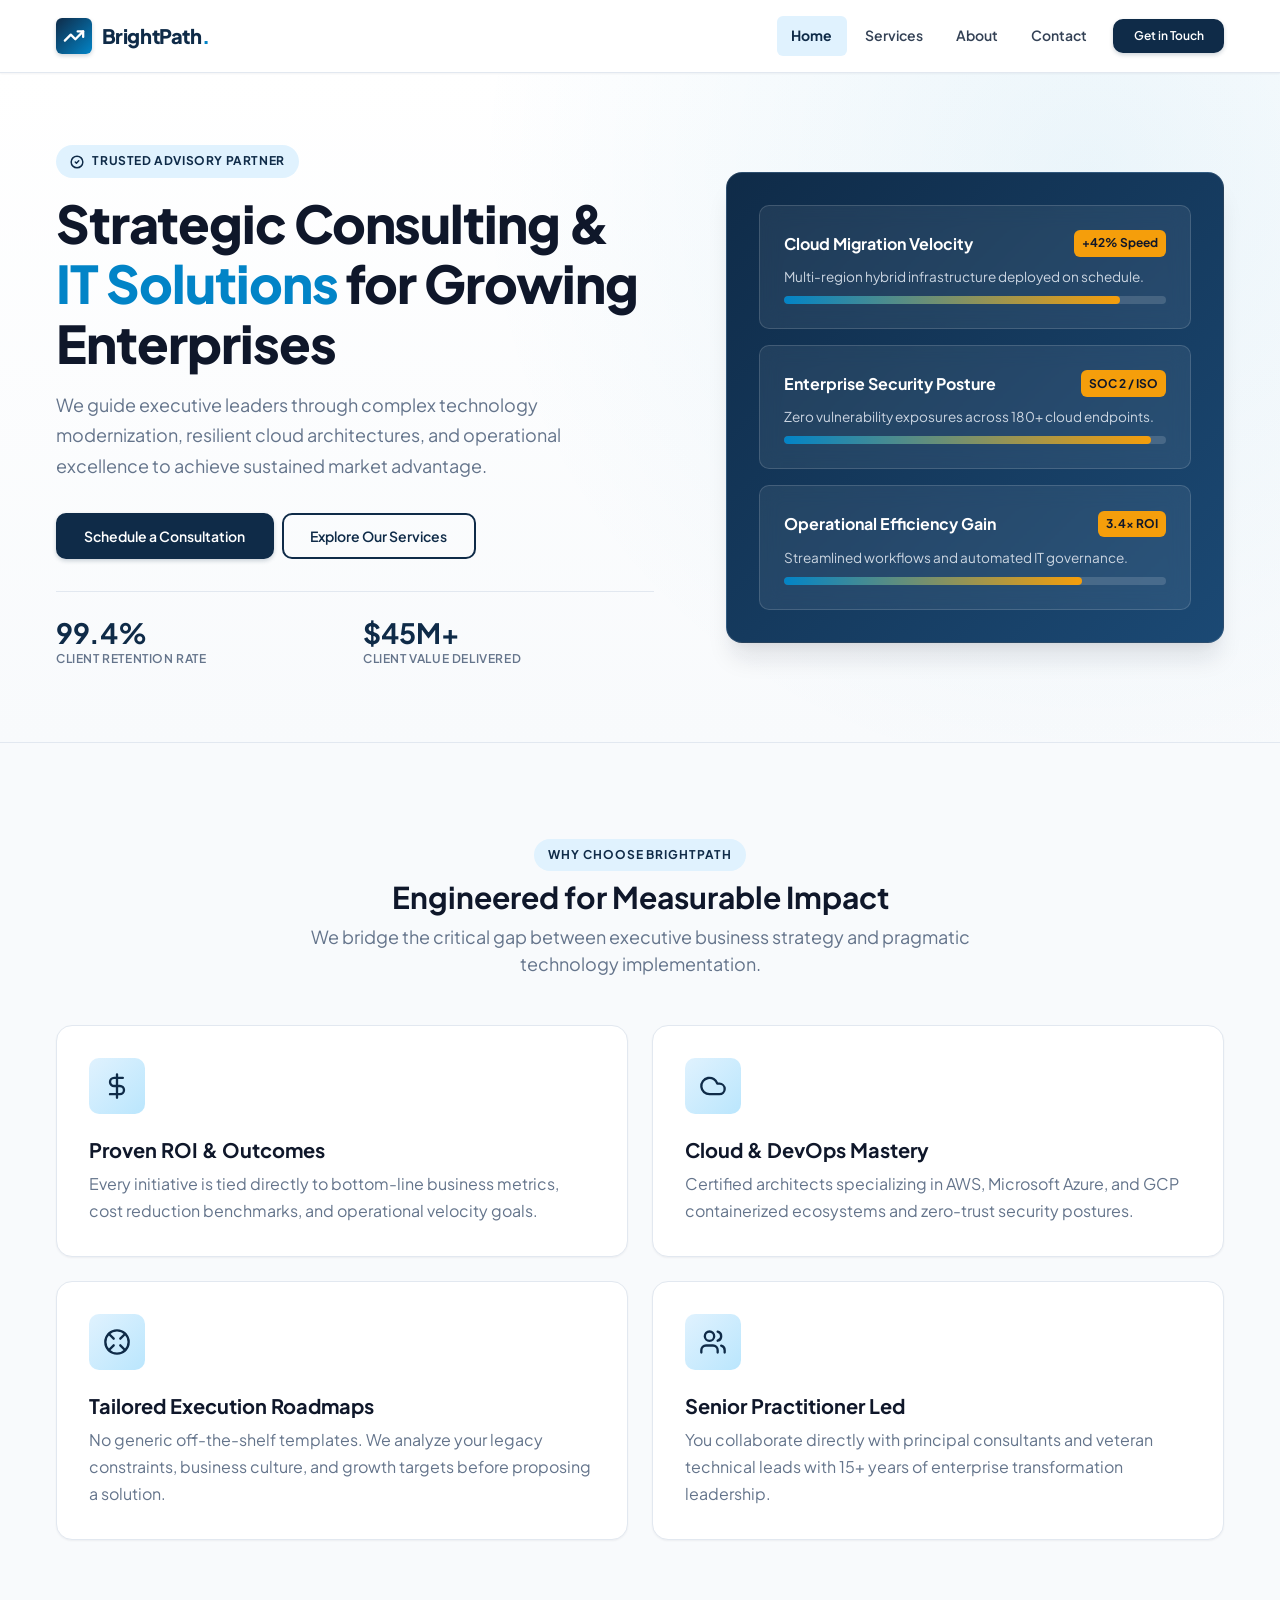
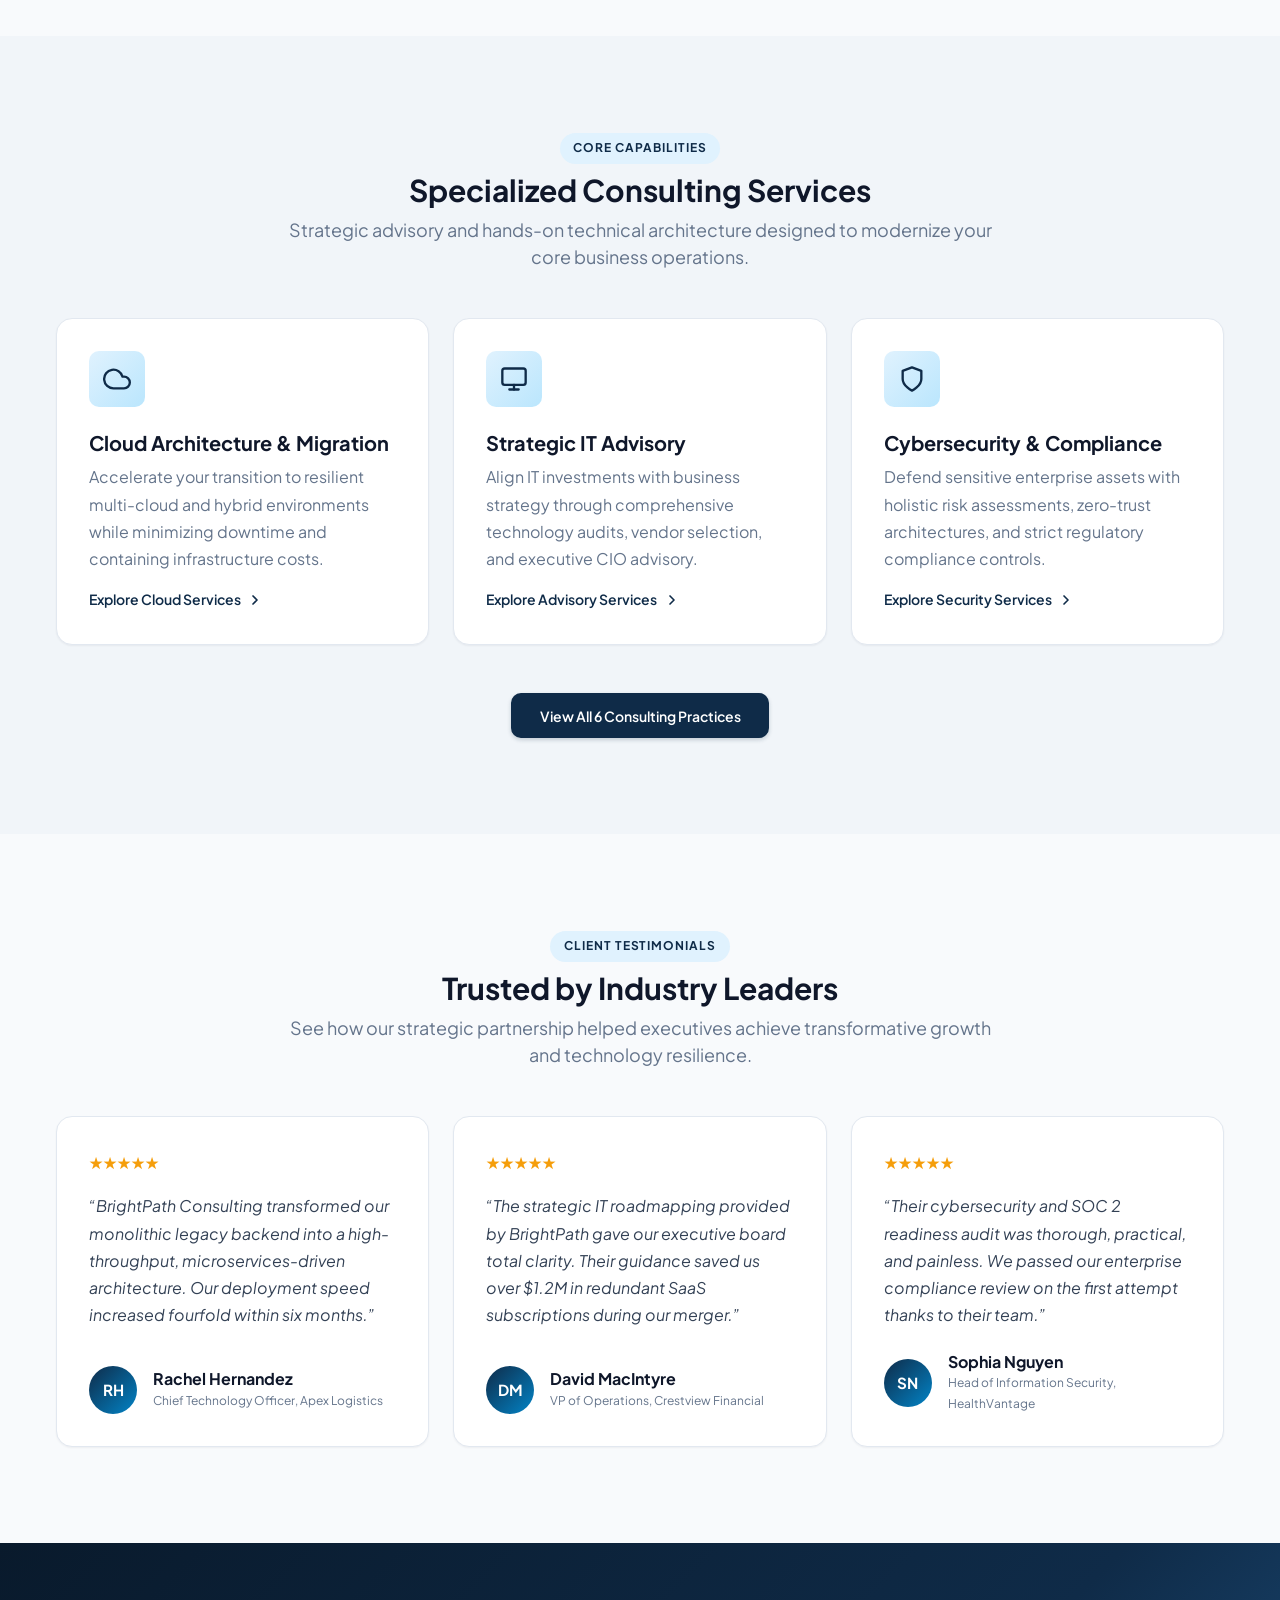
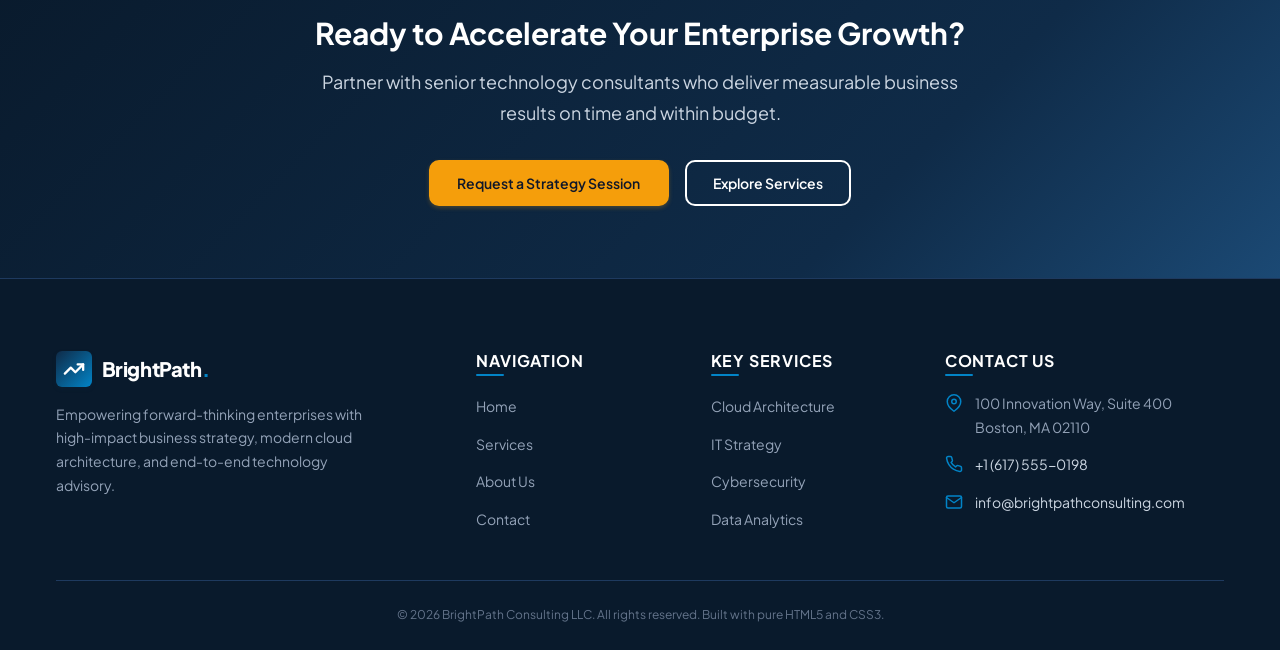
<file: WEB PROGRAM 2/brightpath-website/index.html>
<!DOCTYPE html>
<html lang="en">
<head>
  <meta charset="UTF-8">
  <meta name="viewport" content="width=device-width, initial-scale=1.0">
  <meta name="description" content="BrightPath Consulting provides enterprise business advisory, cloud transformation, and strategic IT solutions to scale modern organizations.">
  <meta name="keywords" content="business consulting, IT advisory, cloud migration, digital transformation, enterprise technology">
  <meta name="author" content="BrightPath Consulting">
  <title>BrightPath Consulting | Enterprise Business &amp; IT Solutions</title>

  <!-- Google Fonts Preconnect & Stylesheet -->
  <link rel="preconnect" href="https://fonts.googleapis.com">
  <link rel="preconnect" href="https://fonts.gstatic.com" crossorigin>
  <link href="https://fonts.googleapis.com/css2?family=Plus+Jakarta+Sans:wght@400;500;600;700;800&display=swap" rel="stylesheet">

  <!-- Shared Global Stylesheet -->
  <link rel="stylesheet" href="css/style.css">
</head>
<body>

  <!-- ==========================================================================
       Header & Navigation (Identical across all pages)
       ========================================================================== -->
  <header class="site-header">
    <div class="container header-container">
      <a href="index.html" class="brand-logo" aria-label="BrightPath Consulting Homepage">
        <div class="brand-icon" aria-hidden="true">
          <svg width="22" height="22" viewBox="0 0 24 24" fill="none" stroke="currentColor" stroke-width="2.5" stroke-linecap="round" stroke-linejoin="round">
            <polyline points="22 7 13.5 15.5 8.5 10.5 2 17"></polyline>
            <polyline points="16 7 22 7 22 13"></polyline>
          </svg>
        </div>
        <span class="brand-text">BrightPath<span>.</span></span>
      </a>

      <!-- Mobile CSS Checkbox Toggle -->
      <input type="checkbox" id="nav-toggle" class="nav-toggle" aria-label="Toggle navigation menu">
      <label for="nav-toggle" class="nav-toggle-label" aria-hidden="true">
        <span></span>
      </label>

      <!-- Navigation Menu -->
      <nav class="nav-menu" aria-label="Main Navigation">
        <a href="index.html" class="nav-link active">Home</a>
        <a href="services.html" class="nav-link">Services</a>
        <a href="about.html" class="nav-link">About</a>
        <a href="contact.html" class="nav-link">Contact</a>
        <a href="contact.html" class="btn btn-primary btn-sm nav-cta">Get in Touch</a>
      </nav>
    </div>
  </header>

  <!-- ==========================================================================
       Main Content: Home
       ========================================================================== -->
  <main>
    <!-- Section 1: Hero -->
    <section class="hero" aria-labelledby="hero-heading">
      <div class="container">
        <div class="hero-grid">
          <div class="hero-content">
            <div class="hero-badge">
              <svg width="14" height="14" viewBox="0 0 24 24" fill="none" stroke="currentColor" stroke-width="2.5" stroke-linecap="round" stroke-linejoin="round" aria-hidden="true">
                <circle cx="12" cy="12" r="10"></circle>
                <path d="m9 12 2 2 4-4"></path>
              </svg>
              Trusted Advisory Partner
            </div>
            <h1 id="hero-heading" class="hero-title">
              Strategic Consulting &amp; <span class="highlight">IT Solutions</span> for Growing Enterprises
            </h1>
            <p class="hero-subheading">
              We guide executive leaders through complex technology modernization, resilient cloud architectures, and operational excellence to achieve sustained market advantage.
            </p>
            <div class="hero-actions">
              <a href="contact.html" class="btn btn-primary">Schedule a Consultation</a>
              <a href="services.html" class="btn btn-outline">Explore Our Services</a>
            </div>
            <div class="hero-stats-row">
              <div class="hero-stat-item">
                <h3>99.4%</h3>
                <p>Client Retention Rate</p>
              </div>
              <div class="hero-stat-item">
                <h3>$45M+</h3>
                <p>Client Value Delivered</p>
              </div>
            </div>
          </div>

          <!-- Hero Graphic Panel -->
          <div class="hero-visual" aria-hidden="true">
            <div class="hero-visual-card">
              <div class="hero-card-header">
                <strong>Cloud Migration Velocity</strong>
                <span class="hero-metric-tag">+42% Speed</span>
              </div>
              <p style="font-size: 0.85rem; color: #cbd5e1; margin-bottom: 0.25rem;">Multi-region hybrid infrastructure deployed on schedule.</p>
              <div class="hero-progress-bar">
                <div class="hero-progress-fill" style="width: 88%;"></div>
              </div>
            </div>

            <div class="hero-visual-card">
              <div class="hero-card-header">
                <strong>Enterprise Security Posture</strong>
                <span class="hero-metric-tag">SOC 2 / ISO</span>
              </div>
              <p style="font-size: 0.85rem; color: #cbd5e1; margin-bottom: 0.25rem;">Zero vulnerability exposures across 180+ cloud endpoints.</p>
              <div class="hero-progress-bar">
                <div class="hero-progress-fill" style="width: 96%;"></div>
              </div>
            </div>

            <div class="hero-visual-card">
              <div class="hero-card-header">
                <strong>Operational Efficiency Gain</strong>
                <span class="hero-metric-tag">3.4x ROI</span>
              </div>
              <p style="font-size: 0.85rem; color: #cbd5e1; margin-bottom: 0.25rem;">Streamlined workflows and automated IT governance.</p>
              <div class="hero-progress-bar">
                <div class="hero-progress-fill" style="width: 78%;"></div>
              </div>
            </div>
          </div>
        </div>
      </div>
    </section>

    <!-- Section 2: Why Choose Us -->
    <section class="section" aria-labelledby="why-heading">
      <div class="container">
        <div class="section-header">
          <span class="section-badge">Why Choose BrightPath</span>
          <h2 id="why-heading" class="section-title">Engineered for Measurable Impact</h2>
          <p class="section-subtitle">
            We bridge the critical gap between executive business strategy and pragmatic technology implementation.
          </p>
        </div>

        <div class="features-grid">
          <!-- Card 1 -->
          <article class="card">
            <div class="card-icon" aria-hidden="true">
              <svg width="28" height="28" viewBox="0 0 24 24" fill="none" stroke="currentColor" stroke-width="2" stroke-linecap="round" stroke-linejoin="round">
                <path d="M12 2v20M17 5H9.5a3.5 3.5 0 0 0 0 7h5a3.5 3.5 0 0 1 0 7H6"></path>
              </svg>
            </div>
            <h3 class="card-title">Proven ROI &amp; Outcomes</h3>
            <p class="card-desc">
              Every initiative is tied directly to bottom-line business metrics, cost reduction benchmarks, and operational velocity goals.
            </p>
          </article>

          <!-- Card 2 -->
          <article class="card">
            <div class="card-icon" aria-hidden="true">
              <svg width="28" height="28" viewBox="0 0 24 24" fill="none" stroke="currentColor" stroke-width="2" stroke-linecap="round" stroke-linejoin="round">
                <path d="M17.5 19H9a7 7 0 1 1 6.71-9h1.79a4.5 4.5 0 1 1 0 9Z"></path>
              </svg>
            </div>
            <h3 class="card-title">Cloud &amp; DevOps Mastery</h3>
            <p class="card-desc">
              Certified architects specializing in AWS, Microsoft Azure, and GCP containerized ecosystems and zero-trust security postures.
            </p>
          </article>

          <!-- Card 3 -->
          <article class="card">
            <div class="card-icon" aria-hidden="true">
              <svg width="28" height="28" viewBox="0 0 24 24" fill="none" stroke="currentColor" stroke-width="2" stroke-linecap="round" stroke-linejoin="round">
                <circle cx="12" cy="12" r="10"></circle>
                <path d="m4.93 4.93 4.24 4.24"></path>
                <path d="m14.83 9.17 4.24-4.24"></path>
                <path d="m14.83 14.83 4.24 4.24"></path>
                <path d="m9.17 14.83-4.24 4.24"></path>
              </svg>
            </div>
            <h3 class="card-title">Tailored Execution Roadmaps</h3>
            <p class="card-desc">
              No generic off-the-shelf templates. We analyze your legacy constraints, business culture, and growth targets before proposing a solution.
            </p>
          </article>

          <!-- Card 4 -->
          <article class="card">
            <div class="card-icon" aria-hidden="true">
              <svg width="28" height="28" viewBox="0 0 24 24" fill="none" stroke="currentColor" stroke-width="2" stroke-linecap="round" stroke-linejoin="round">
                <path d="M16 21v-2a4 4 0 0 0-4-4H6a4 4 0 0 0-4 4v2"></path>
                <circle cx="9" cy="7" r="4"></circle>
                <path d="M22 21v-2a4 4 0 0 0-3-3.87"></path>
                <path d="M16 3.13a4 4 0 0 1 0 7.75"></path>
              </svg>
            </div>
            <h3 class="card-title">Senior Practitioner Led</h3>
            <p class="card-desc">
              You collaborate directly with principal consultants and veteran technical leads with 15+ years of enterprise transformation leadership.
            </p>
          </article>
        </div>
      </div>
    </section>

    <!-- Section 3: Services Preview -->
    <section class="section section-alt" aria-labelledby="services-preview-heading">
      <div class="container">
        <div class="section-header">
          <span class="section-badge">Core Capabilities</span>
          <h2 id="services-preview-heading" class="section-title">Specialized Consulting Services</h2>
          <p class="section-subtitle">
            Strategic advisory and hands-on technical architecture designed to modernize your core business operations.
          </p>
        </div>

        <div class="services-preview-grid">
          <!-- Service Card 1 -->
          <article class="card">
            <div class="card-icon" aria-hidden="true">
              <svg width="28" height="28" viewBox="0 0 24 24" fill="none" stroke="currentColor" stroke-width="2" stroke-linecap="round" stroke-linejoin="round">
                <path d="M18 10h-1.26A8 8 0 1 0 9 20h9a5 5 0 0 0 0-10z"></path>
              </svg>
            </div>
            <h3 class="card-title">Cloud Architecture &amp; Migration</h3>
            <p class="card-desc">
              Accelerate your transition to resilient multi-cloud and hybrid environments while minimizing downtime and containing infrastructure costs.
            </p>
            <a href="services.html#cloud" class="card-link">
              Explore Cloud Services
              <svg width="16" height="16" viewBox="0 0 24 24" fill="none" stroke="currentColor" stroke-width="2.5" stroke-linecap="round" stroke-linejoin="round" aria-hidden="true">
                <polyline points="9 18 15 12 9 6"></polyline>
              </svg>
            </a>
          </article>

          <!-- Service Card 2 -->
          <article class="card">
            <div class="card-icon" aria-hidden="true">
              <svg width="28" height="28" viewBox="0 0 24 24" fill="none" stroke="currentColor" stroke-width="2" stroke-linecap="round" stroke-linejoin="round">
                <rect x="2" y="3" width="20" height="14" rx="2" ry="2"></rect>
                <line x1="8" y1="21" x2="16" y2="21"></line>
                <line x1="12" y1="17" x2="12" y2="21"></line>
              </svg>
            </div>
            <h3 class="card-title">Strategic IT Advisory</h3>
            <p class="card-desc">
              Align IT investments with business strategy through comprehensive technology audits, vendor selection, and executive CIO advisory.
            </p>
            <a href="services.html#strategy" class="card-link">
              Explore Advisory Services
              <svg width="16" height="16" viewBox="0 0 24 24" fill="none" stroke="currentColor" stroke-width="2.5" stroke-linecap="round" stroke-linejoin="round" aria-hidden="true">
                <polyline points="9 18 15 12 9 6"></polyline>
              </svg>
            </a>
          </article>

          <!-- Service Card 3 -->
          <article class="card">
            <div class="card-icon" aria-hidden="true">
              <svg width="28" height="28" viewBox="0 0 24 24" fill="none" stroke="currentColor" stroke-width="2" stroke-linecap="round" stroke-linejoin="round">
                <path d="M12 22s8-4 8-10V5l-8-3-8 3v7c0 6 8 10 8 10z"></path>
              </svg>
            </div>
            <h3 class="card-title">Cybersecurity &amp; Compliance</h3>
            <p class="card-desc">
              Defend sensitive enterprise assets with holistic risk assessments, zero-trust architectures, and strict regulatory compliance controls.
            </p>
            <a href="services.html#security" class="card-link">
              Explore Security Services
              <svg width="16" height="16" viewBox="0 0 24 24" fill="none" stroke="currentColor" stroke-width="2.5" stroke-linecap="round" stroke-linejoin="round" aria-hidden="true">
                <polyline points="9 18 15 12 9 6"></polyline>
              </svg>
            </a>
          </article>
        </div>

        <div style="text-align: center; margin-top: var(--spacing-2xl);">
          <a href="services.html" class="btn btn-primary">View All 6 Consulting Practices</a>
        </div>
      </div>
    </section>

    <!-- Section 4: Testimonials -->
    <section class="section" aria-labelledby="testimonials-heading">
      <div class="container">
        <div class="section-header">
          <span class="section-badge">Client Testimonials</span>
          <h2 id="testimonials-heading" class="section-title">Trusted by Industry Leaders</h2>
          <p class="section-subtitle">
            See how our strategic partnership helped executives achieve transformative growth and technology resilience.
          </p>
        </div>

        <div class="testimonials-grid">
          <!-- Quote 1 -->
          <article class="testimonial-card">
            <div class="testimonial-stars" aria-label="5 out of 5 stars">
              ★★★★★
            </div>
            <blockquote class="testimonial-quote">
              &ldquo;BrightPath Consulting transformed our monolithic legacy backend into a high-throughput, microservices-driven architecture. Our deployment speed increased fourfold within six months.&rdquo;
            </blockquote>
            <div class="testimonial-author">
              <div class="testimonial-avatar" aria-hidden="true">RH</div>
              <div class="testimonial-info">
                <h4>Rachel Hernandez</h4>
                <p>Chief Technology Officer, Apex Logistics</p>
              </div>
            </div>
          </article>

          <!-- Quote 2 -->
          <article class="testimonial-card">
            <div class="testimonial-stars" aria-label="5 out of 5 stars">
              ★★★★★
            </div>
            <blockquote class="testimonial-quote">
              &ldquo;The strategic IT roadmapping provided by BrightPath gave our executive board total clarity. Their guidance saved us over $1.2M in redundant SaaS subscriptions during our merger.&rdquo;
            </blockquote>
            <div class="testimonial-author">
              <div class="testimonial-avatar" aria-hidden="true">DM</div>
              <div class="testimonial-info">
                <h4>David MacIntyre</h4>
                <p>VP of Operations, Crestview Financial</p>
              </div>
            </div>
          </article>

          <!-- Quote 3 -->
          <article class="testimonial-card">
            <div class="testimonial-stars" aria-label="5 out of 5 stars">
              ★★★★★
            </div>
            <blockquote class="testimonial-quote">
              &ldquo;Their cybersecurity and SOC 2 readiness audit was thorough, practical, and painless. We passed our enterprise compliance review on the first attempt thanks to their team.&rdquo;
            </blockquote>
            <div class="testimonial-author">
              <div class="testimonial-avatar" aria-hidden="true">SN</div>
              <div class="testimonial-info">
                <h4>Sophia Nguyen</h4>
                <p>Head of Information Security, HealthVantage</p>
              </div>
            </div>
          </article>
        </div>
      </div>
    </section>

    <!-- Section 5: Final Call to Action Banner -->
    <section class="cta-banner" aria-labelledby="cta-heading">
      <div class="container">
        <div class="cta-banner-content">
          <h2 id="cta-heading">Ready to Accelerate Your Enterprise Growth?</h2>
          <p>
            Partner with senior technology consultants who deliver measurable business results on time and within budget.
          </p>
          <div class="cta-actions">
            <a href="contact.html" class="btn btn-accent">Request a Strategy Session</a>
            <a href="services.html" class="btn btn-outline-white">Explore Services</a>
          </div>
        </div>
      </div>
    </section>
  </main>

  <!-- ==========================================================================
       Footer (Identical across all pages)
       ========================================================================== -->
  <footer class="site-footer">
    <div class="container">
      <div class="footer-grid">
        <!-- Col 1: Brand & Tagline -->
        <div class="footer-col footer-col-brand">
          <a href="index.html" class="brand-logo" aria-label="BrightPath Consulting Homepage">
            <div class="brand-icon" aria-hidden="true">
              <svg width="22" height="22" viewBox="0 0 24 24" fill="none" stroke="currentColor" stroke-width="2.5" stroke-linecap="round" stroke-linejoin="round">
                <polyline points="22 7 13.5 15.5 8.5 10.5 2 17"></polyline>
                <polyline points="16 7 22 7 22 13"></polyline>
              </svg>
            </div>
            <span class="brand-text">BrightPath<span>.</span></span>
          </a>
          <p>Empowering forward-thinking enterprises with high-impact business strategy, modern cloud architecture, and end-to-end technology advisory.</p>
        </div>

        <!-- Col 2: Navigation Quick Links -->
        <div class="footer-col">
          <h3 class="footer-col-title">Navigation</h3>
          <ul class="footer-links">
            <li><a href="index.html">Home</a></li>
            <li><a href="services.html">Services</a></li>
            <li><a href="about.html">About Us</a></li>
            <li><a href="contact.html">Contact</a></li>
          </ul>
        </div>

        <!-- Col 3: Consulting Services -->
        <div class="footer-col">
          <h3 class="footer-col-title">Key Services</h3>
          <ul class="footer-links">
            <li><a href="services.html#cloud">Cloud Architecture</a></li>
            <li><a href="services.html#strategy">IT Strategy</a></li>
            <li><a href="services.html#security">Cybersecurity</a></li>
            <li><a href="services.html#data">Data Analytics</a></li>
          </ul>
        </div>

        <!-- Col 4: Contact Information -->
        <div class="footer-col">
          <h3 class="footer-col-title">Contact Us</h3>
          <address class="footer-contact-list">
            <div class="footer-contact-item">
              <svg width="18" height="18" viewBox="0 0 24 24" fill="none" stroke="currentColor" stroke-width="2" stroke-linecap="round" stroke-linejoin="round" aria-hidden="true">
                <path d="M21 10c0 7-9 13-9 13s-9-6-9-13a9 9 0 0 1 18 0z"></path>
                <circle cx="12" cy="10" r="3"></circle>
              </svg>
              <span>100 Innovation Way, Suite 400<br>Boston, MA 02110</span>
            </div>
            <div class="footer-contact-item">
              <svg width="18" height="18" viewBox="0 0 24 24" fill="none" stroke="currentColor" stroke-width="2" stroke-linecap="round" stroke-linejoin="round" aria-hidden="true">
                <path d="M22 16.92v3a2 2 0 0 1-2.18 2 19.79 19.79 0 0 1-8.63-3.07 19.5 19.5 0 0 1-6-6 19.79 19.79 0 0 1-3.07-8.67A2 2 0 0 1 4.11 2h3a2 2 0 0 1 2 1.72 12.84 12.84 0 0 0 .7 2.81 2 2 0 0 1-.45 2.11L8.09 9.91a16 16 0 0 0 6 6l1.27-1.27a2 2 0 0 1 2.11-.45 12.84 12.84 0 0 0 2.81.7A2 2 0 0 1 22 16.92z"></path>
              </svg>
              <a href="tel:+16175550198">+1 (617) 555-0198</a>
            </div>
            <div class="footer-contact-item">
              <svg width="18" height="18" viewBox="0 0 24 24" fill="none" stroke="currentColor" stroke-width="2" stroke-linecap="round" stroke-linejoin="round" aria-hidden="true">
                <path d="M4 4h16c1.1 0 2 .9 2 2v12c0 1.1-.9 2-2 2H4c-1.1 0-2-.9-2-2V6c0-1.1.9-2 2-2z"></path>
                <polyline points="22,6 12,13 2,6"></polyline>
              </svg>
              <a href="mailto:info@brightpathconsulting.com">info@brightpathconsulting.com</a>
            </div>
          </address>
        </div>
      </div>

      <!-- Copyright Bar -->
      <div class="footer-bottom">
        <p>&copy; 2026 BrightPath Consulting LLC. All rights reserved. Built with pure HTML5 and CSS3.</p>
      </div>
    </div>
  </footer>

</body>
</html>
</file>
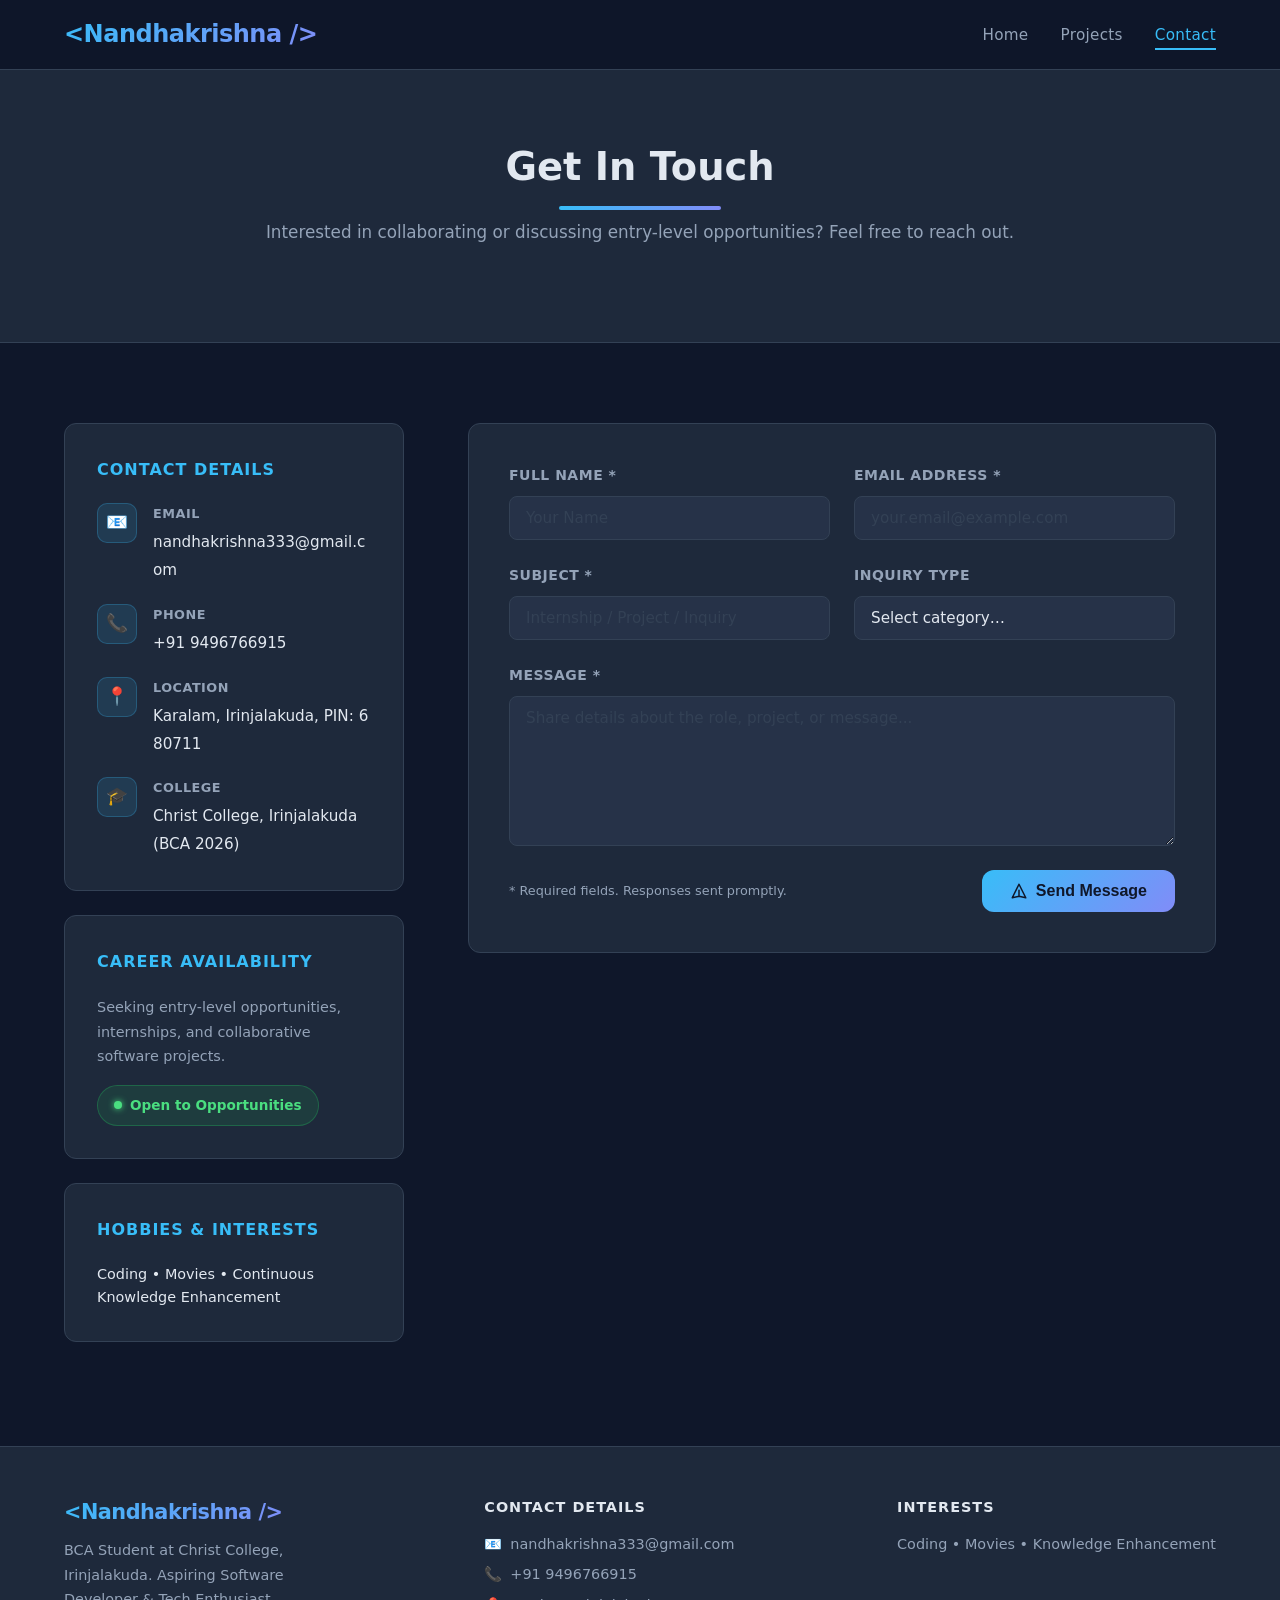
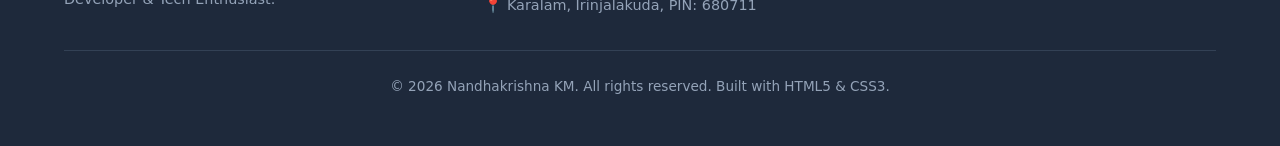
<file: PORTFOLIO/contact.html>
﻿<!DOCTYPE html>
<html lang="en">
<head>
  <meta charset="UTF-8" />
  <meta name="viewport" content="width=device-width, initial-scale=1.0" />
  <meta name="description" content="Contact Nandhakrishna KM – BCA Student, Aspiring Software Developer." />
  <title>Contact | Nandhakrishna KM</title>
  <link rel="stylesheet" href="style.css" />
</head>
<body>

  <!-- ═══════════ HEADER ═══════════ -->
  <header class="site-header">
    <nav class="container nav-inner">
      <a href="index.html" class="logo">&lt;Nandhakrishna /&gt;</a>

      <button class="nav-toggle" id="navToggle" aria-label="Toggle navigation">
        <span></span><span></span><span></span>
      </button>

      <ul class="nav-links" id="navLinks">
        <li><a href="index.html">Home</a></li>
        <li><a href="projects.html">Projects</a></li>
        <li><a href="contact.html" class="active">Contact</a></li>
      </ul>
    </nav>
  </header>

  <main>

    <!-- ═══════════ PAGE HERO ═══════════ -->
    <section class="page-hero">
      <div class="container">
        <h1 class="section-title">Get In Touch</h1>
        <p class="section-subtitle">Interested in collaborating or discussing entry-level opportunities? Feel free to reach out.</p>
      </div>
    </section>

    <!-- ═══════════ CONTACT LAYOUT ═══════════ -->
    <section class="section">
      <div class="container">
        <div class="contact-layout">

          <!-- ── Left panel: info ── -->
          <aside class="contact-info">

            <div class="contact-card">
              <h3>Contact Details</h3>

              <div class="info-item">
                <div class="info-icon">📧</div>
                <div class="info-text">
                  <strong>Email</strong>
                  <a href="mailto:nandhakrishna333@gmail.com">nandhakrishna333@gmail.com</a>
                </div>
              </div>

              <div class="info-item">
                <div class="info-icon">📞</div>
                <div class="info-text">
                  <strong>Phone</strong>
                  <a href="tel:9496766915">+91 9496766915</a>
                </div>
              </div>

              <div class="info-item">
                <div class="info-icon">📍</div>
                <div class="info-text">
                  <strong>Location</strong>
                  <span>Karalam, Irinjalakuda, PIN: 680711</span>
                </div>
              </div>

              <div class="info-item">
                <div class="info-icon">🎓</div>
                <div class="info-text">
                  <strong>College</strong>
                  <span>Christ College, Irinjalakuda (BCA 2026)</span>
                </div>
              </div>
            </div>

            <div class="contact-card">
              <h3>Career Availability</h3>
              <p style="color:var(--clr-muted);font-size:0.9rem;margin-bottom:1rem;">
                Seeking entry-level opportunities, internships, and collaborative software projects.
              </p>
              <span class="availability-badge">Open to Opportunities</span>
            </div>

            <div class="contact-card">
              <h3>Hobbies &amp; Interests</h3>
              <p style="color:var(--clr-text);font-size:0.9rem;line-height:1.6;">
                Coding &bull; Movies &bull; Continuous Knowledge Enhancement
              </p>
            </div>

          </aside>

          <!-- ── Right panel: form (Flexbox) ── -->
          <div class="contact-form-wrap">
            <form class="contact-form" id="contactForm" novalidate>

              <!-- Name + Email row (Flexbox) -->
              <div class="form-row">
                <div class="form-group">
                  <label for="name">Full Name *</label>
                  <input
                    type="text"
                    id="name"
                    name="name"
                    placeholder="Your Name"
                    required
                    autocomplete="name"
                  />
                </div>
                <div class="form-group">
                  <label for="email">Email Address *</label>
                  <input
                    type="email"
                    id="email"
                    name="email"
                    placeholder="your.email@example.com"
                    required
                    autocomplete="email"
                  />
                </div>
              </div>

              <!-- Subject + Inquiry type row -->
              <div class="form-row">
                <div class="form-group">
                  <label for="subject">Subject *</label>
                  <input
                    type="text"
                    id="subject"
                    name="subject"
                    placeholder="Internship / Project / Inquiry"
                    required
                  />
                </div>
                <div class="form-group">
                  <label for="inquiryType">Inquiry Type</label>
                  <select id="inquiryType" name="inquiryType">
                    <option value="" disabled selected>Select category…</option>
                    <option value="job">Job / Internship Opportunity</option>
                    <option value="project">Project Collaboration</option>
                    <option value="freelance">Freelance Work</option>
                    <option value="other">General Discussion</option>
                  </select>
                </div>
              </div>

              <!-- Message -->
              <div class="form-group">
                <label for="message">Message *</label>
                <textarea
                  id="message"
                  name="message"
                  placeholder="Share details about the role, project, or message..."
                  required
                ></textarea>
              </div>

              <!-- Success message -->
              <div class="form-success" id="formSuccess">
                ✅ &nbsp;Thank you! Your message has been recorded. Nandhakrishna will get back to you soon.
              </div>

              <!-- Actions row (Flexbox) -->
              <div class="form-actions">
                <p class="form-note">* Required fields. Responses sent promptly.</p>
                <button type="submit" class="btn btn-primary">
                  <svg xmlns="http://www.w3.org/2000/svg" width="18" height="18" fill="none" viewBox="0 0 24 24" stroke="currentColor" stroke-width="2">
                    <path stroke-linecap="round" stroke-linejoin="round" d="M12 19l9 2-9-18-9 18 9-2zm0 0v-8"/>
                  </svg>
                  Send Message
                </button>
              </div>

            </form>
          </div>
          <!-- /contact-form-wrap -->

        </div>
        <!-- /contact-layout -->
      </div>
    </section>

  </main>

  <!-- ═══════════ FOOTER ═══════════ -->
  <footer class="site-footer">
    <div class="container">
      <div class="footer-inner">
        <div class="footer-brand">
          <a href="index.html" class="logo">&lt;Nandhakrishna /&gt;</a>
          <p>BCA Student at Christ College, Irinjalakuda. Aspiring Software Developer &amp; Tech Enthusiast.</p>
        </div>
        <div class="footer-contact">
          <h4>Contact Details</h4>
          <ul>
            <li>📧 <a href="mailto:nandhakrishna333@gmail.com">nandhakrishna333@gmail.com</a></li>
            <li>📞 <a href="tel:9496766915">+91 9496766915</a></li>
            <li>📍 Karalam, Irinjalakuda, PIN: 680711</li>
          </ul>
        </div>
        <div class="footer-social">
          <h4>Interests</h4>
          <p style="color: var(--clr-muted); font-size: 0.9rem;">
            Coding &bull; Movies &bull; Knowledge Enhancement
          </p>
        </div>
      </div>
      <div class="footer-bottom">
        <p>&copy; 2026 Nandhakrishna KM. All rights reserved. Built with HTML5 &amp; CSS3.</p>
      </div>
    </div>
  </footer>

  <script>
    const toggle = document.getElementById('navToggle');
    const links  = document.getElementById('navLinks');
    toggle.addEventListener('click', () => {
      toggle.classList.toggle('open');
      links.classList.toggle('open');
    });
    links.querySelectorAll('a').forEach(a =>
      a.addEventListener('click', () => {
        toggle.classList.remove('open');
        links.classList.remove('open');
      })
    );

    document.getElementById('contactForm').addEventListener('submit', function(e) {
      e.preventDefault();

      const required = this.querySelectorAll('[required]');
      let valid = true;
      required.forEach(field => {
        field.style.borderColor = '';
        if (!field.value.trim()) {
          field.style.borderColor = '#f87171';
          valid = false;
        }
      });
      if (!valid) return;

      const success = document.getElementById('formSuccess');
      success.style.display = 'flex';
      this.reset();
      success.scrollIntoView({ behavior: 'smooth', block: 'nearest' });
      setTimeout(() => { success.style.display = 'none'; }, 6000);
    });
  </script>

</body>
</html>
</file>
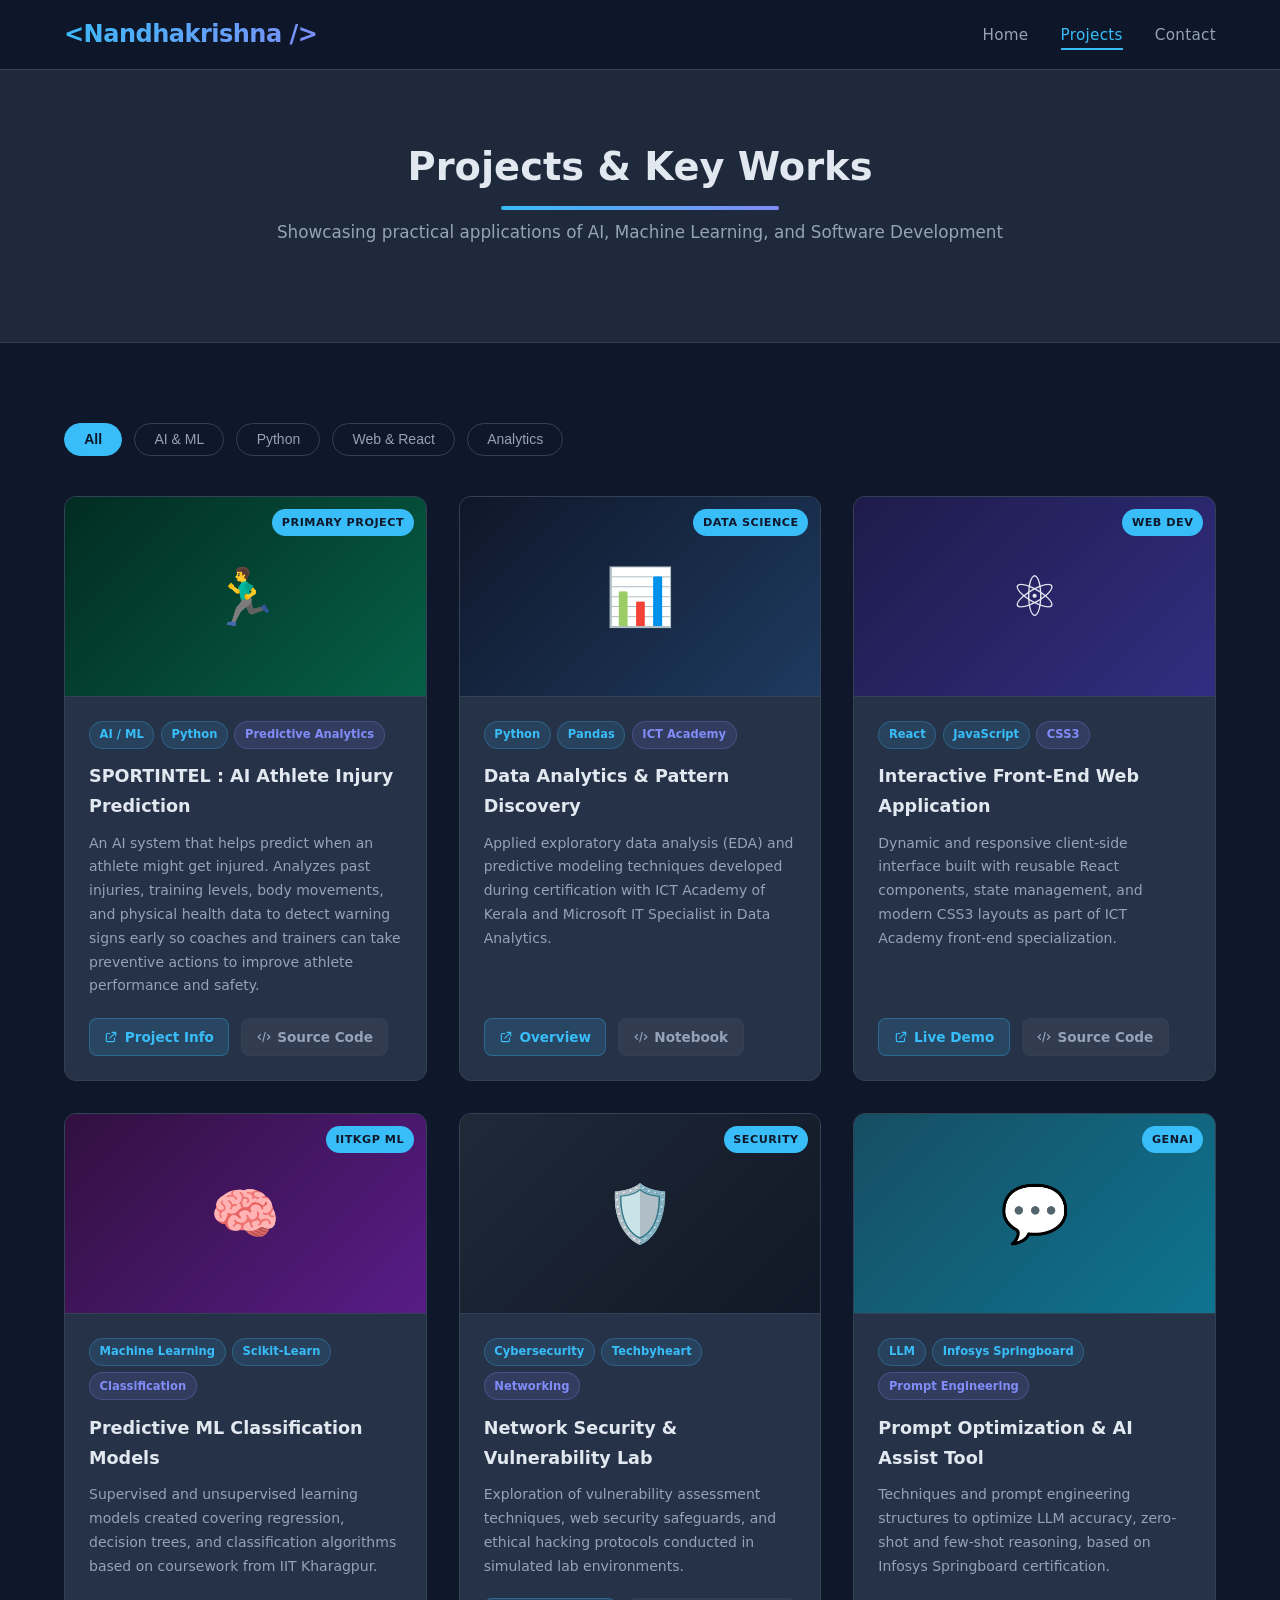
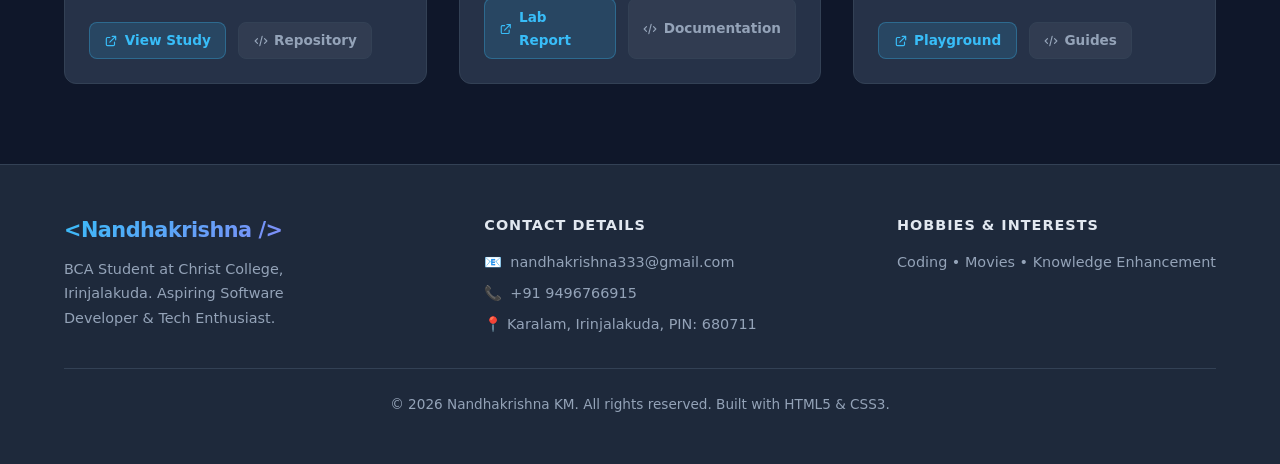
<file: PORTFOLIO/projects.html>
﻿<!DOCTYPE html>
<html lang="en">
<head>
  <meta charset="UTF-8" />
  <meta name="viewport" content="width=device-width, initial-scale=1.0" />
  <meta name="description" content="Nandhakrishna KM – Projects and Technical Initiatives." />
  <title>Projects | Nandhakrishna KM</title>
  <link rel="stylesheet" href="style.css" />
</head>
<body>

  <!-- ═══════════ HEADER ═══════════ -->
  <header class="site-header">
    <nav class="container nav-inner">
      <a href="index.html" class="logo">&lt;Nandhakrishna /&gt;</a>

      <button class="nav-toggle" id="navToggle" aria-label="Toggle navigation">
        <span></span><span></span><span></span>
      </button>

      <ul class="nav-links" id="navLinks">
        <li><a href="index.html">Home</a></li>
        <li><a href="projects.html" class="active">Projects</a></li>
        <li><a href="contact.html">Contact</a></li>
      </ul>
    </nav>
  </header>

  <main>

    <!-- ═══════════ PAGE HERO ═══════════ -->
    <section class="page-hero">
      <div class="container">
        <h1 class="section-title">Projects &amp; Key Works</h1>
        <p class="section-subtitle">Showcasing practical applications of AI, Machine Learning, and Software Development</p>
      </div>
    </section>

    <!-- ═══════════ PROJECTS GRID ═══════════ -->
    <section class="section">
      <div class="container">

        <!-- Filter bar -->
        <div class="filter-bar">
          <button class="filter-btn active">All</button>
          <button class="filter-btn">AI &amp; ML</button>
          <button class="filter-btn">Python</button>
          <button class="filter-btn">Web &amp; React</button>
          <button class="filter-btn">Analytics</button>
        </div>

        <!-- CSS Grid: 3 columns on desktop -->
        <div class="projects-grid">

          <!-- Card 1: SPORTINTEL (From Resume) -->
          <article class="project-card">
            <div class="card-thumb" style="background: linear-gradient(135deg,#022c22,#065f46);">
              🏃‍♂️
              <span class="card-badge">Primary Project</span>
            </div>
            <div class="card-body">
              <div class="card-tags">
                <span class="tag">AI / ML</span>
                <span class="tag">Python</span>
                <span class="tag purple">Predictive Analytics</span>
              </div>
              <h3>SPORTINTEL : AI Athlete Injury Prediction</h3>
              <p>An AI system that helps predict when an athlete might get injured. Analyzes past injuries, training levels, body movements, and physical health data to detect warning signs early so coaches and trainers can take preventive actions to improve athlete performance and safety.</p>
              <div class="card-links">
                <a href="#" class="link-demo">
                  <svg xmlns="http://www.w3.org/2000/svg" width="14" height="14" fill="none" viewBox="0 0 24 24" stroke="currentColor" stroke-width="2"><path stroke-linecap="round" stroke-linejoin="round" d="M10 6H6a2 2 0 00-2 2v10a2 2 0 002 2h10a2 2 0 002-2v-4M14 4h6m0 0v6m0-6L10 14"/></svg>
                  Project Info
                </a>
                <a href="#" class="link-code">
                  <svg xmlns="http://www.w3.org/2000/svg" width="14" height="14" fill="none" viewBox="0 0 24 24" stroke="currentColor" stroke-width="2"><path stroke-linecap="round" stroke-linejoin="round" d="M10 20l4-16m4 4l4 4-4 4M6 16l-4-4 4-4"/></svg>
                  Source Code
                </a>
              </div>
            </div>
          </article>

          <!-- Card 2: Data Science with Python -->
          <article class="project-card">
            <div class="card-thumb" style="background: linear-gradient(135deg,#0f172a,#1e3a5f);">
              📊
              <span class="card-badge">Data Science</span>
            </div>
            <div class="card-body">
              <div class="card-tags">
                <span class="tag">Python</span>
                <span class="tag">Pandas</span>
                <span class="tag purple">ICT Academy</span>
              </div>
              <h3>Data Analytics &amp; Pattern Discovery</h3>
              <p>Applied exploratory data analysis (EDA) and predictive modeling techniques developed during certification with ICT Academy of Kerala and Microsoft IT Specialist in Data Analytics.</p>
              <div class="card-links">
                <a href="#" class="link-demo">
                  <svg xmlns="http://www.w3.org/2000/svg" width="14" height="14" fill="none" viewBox="0 0 24 24" stroke="currentColor" stroke-width="2"><path stroke-linecap="round" stroke-linejoin="round" d="M10 6H6a2 2 0 00-2 2v10a2 2 0 002 2h10a2 2 0 002-2v-4M14 4h6m0 0v6m0-6L10 14"/></svg>
                  Overview
                </a>
                <a href="#" class="link-code">
                  <svg xmlns="http://www.w3.org/2000/svg" width="14" height="14" fill="none" viewBox="0 0 24 24" stroke="currentColor" stroke-width="2"><path stroke-linecap="round" stroke-linejoin="round" d="M10 20l4-16m4 4l4 4-4 4M6 16l-4-4 4-4"/></svg>
                  Notebook
                </a>
              </div>
            </div>
          </article>

          <!-- Card 3: Front-End React App -->
          <article class="project-card">
            <div class="card-thumb" style="background: linear-gradient(135deg,#1e1b4b,#312e81);">
              ⚛️
              <span class="card-badge">Web Dev</span>
            </div>
            <div class="card-body">
              <div class="card-tags">
                <span class="tag">React</span>
                <span class="tag">JavaScript</span>
                <span class="tag purple">CSS3</span>
              </div>
              <h3>Interactive Front-End Web Application</h3>
              <p>Dynamic and responsive client-side interface built with reusable React components, state management, and modern CSS3 layouts as part of ICT Academy front-end specialization.</p>
              <div class="card-links">
                <a href="#" class="link-demo">
                  <svg xmlns="http://www.w3.org/2000/svg" width="14" height="14" fill="none" viewBox="0 0 24 24" stroke="currentColor" stroke-width="2"><path stroke-linecap="round" stroke-linejoin="round" d="M10 6H6a2 2 0 00-2 2v10a2 2 0 002 2h10a2 2 0 002-2v-4M14 4h6m0 0v6m0-6L10 14"/></svg>
                  Live Demo
                </a>
                <a href="#" class="link-code">
                  <svg xmlns="http://www.w3.org/2000/svg" width="14" height="14" fill="none" viewBox="0 0 24 24" stroke="currentColor" stroke-width="2"><path stroke-linecap="round" stroke-linejoin="round" d="M10 20l4-16m4 4l4 4-4 4M6 16l-4-4 4-4"/></svg>
                  Source Code
                </a>
              </div>
            </div>
          </article>

          <!-- Card 4: Machine Learning IITKGP -->
          <article class="project-card">
            <div class="card-thumb" style="background: linear-gradient(135deg,#31103f,#581c87);">
              🧠
              <span class="card-badge">IITKGP ML</span>
            </div>
            <div class="card-body">
              <div class="card-tags">
                <span class="tag">Machine Learning</span>
                <span class="tag">Scikit-Learn</span>
                <span class="tag purple">Classification</span>
              </div>
              <h3>Predictive ML Classification Models</h3>
              <p>Supervised and unsupervised learning models created covering regression, decision trees, and classification algorithms based on coursework from IIT Kharagpur.</p>
              <div class="card-links">
                <a href="#" class="link-demo">
                  <svg xmlns="http://www.w3.org/2000/svg" width="14" height="14" fill="none" viewBox="0 0 24 24" stroke="currentColor" stroke-width="2"><path stroke-linecap="round" stroke-linejoin="round" d="M10 6H6a2 2 0 00-2 2v10a2 2 0 002 2h10a2 2 0 002-2v-4M14 4h6m0 0v6m0-6L10 14"/></svg>
                  View Study
                </a>
                <a href="#" class="link-code">
                  <svg xmlns="http://www.w3.org/2000/svg" width="14" height="14" fill="none" viewBox="0 0 24 24" stroke="currentColor" stroke-width="2"><path stroke-linecap="round" stroke-linejoin="round" d="M10 20l4-16m4 4l4 4-4 4M6 16l-4-4 4-4"/></svg>
                  Repository
                </a>
              </div>
            </div>
          </article>

          <!-- Card 5: Ethical Hacking & Cybersecurity -->
          <article class="project-card">
            <div class="card-thumb" style="background: linear-gradient(135deg,#1f2937,#111827);">
              🛡️
              <span class="card-badge">Security</span>
            </div>
            <div class="card-body">
              <div class="card-tags">
                <span class="tag">Cybersecurity</span>
                <span class="tag">Techbyheart</span>
                <span class="tag purple">Networking</span>
              </div>
              <h3>Network Security &amp; Vulnerability Lab</h3>
              <p>Exploration of vulnerability assessment techniques, web security safeguards, and ethical hacking protocols conducted in simulated lab environments.</p>
              <div class="card-links">
                <a href="#" class="link-demo">
                  <svg xmlns="http://www.w3.org/2000/svg" width="14" height="14" fill="none" viewBox="0 0 24 24" stroke="currentColor" stroke-width="2"><path stroke-linecap="round" stroke-linejoin="round" d="M10 6H6a2 2 0 00-2 2v10a2 2 0 002 2h10a2 2 0 002-2v-4M14 4h6m0 0v6m0-6L10 14"/></svg>
                  Lab Report
                </a>
                <a href="#" class="link-code">
                  <svg xmlns="http://www.w3.org/2000/svg" width="14" height="14" fill="none" viewBox="0 0 24 24" stroke="currentColor" stroke-width="2"><path stroke-linecap="round" stroke-linejoin="round" d="M10 20l4-16m4 4l4 4-4 4M6 16l-4-4 4-4"/></svg>
                  Documentation
                </a>
              </div>
            </div>
          </article>

          <!-- Card 6: Prompt Engineering Project -->
          <article class="project-card">
            <div class="card-thumb" style="background: linear-gradient(135deg,#164e63,#0e7490);">
              💬
              <span class="card-badge">GenAI</span>
            </div>
            <div class="card-body">
              <div class="card-tags">
                <span class="tag">LLM</span>
                <span class="tag">Infosys Springboard</span>
                <span class="tag purple">Prompt Engineering</span>
              </div>
              <h3>Prompt Optimization &amp; AI Assist Tool</h3>
              <p>Techniques and prompt engineering structures to optimize LLM accuracy, zero-shot and few-shot reasoning, based on Infosys Springboard certification.</p>
              <div class="card-links">
                <a href="#" class="link-demo">
                  <svg xmlns="http://www.w3.org/2000/svg" width="14" height="14" fill="none" viewBox="0 0 24 24" stroke="currentColor" stroke-width="2"><path stroke-linecap="round" stroke-linejoin="round" d="M10 6H6a2 2 0 00-2 2v10a2 2 0 002 2h10a2 2 0 002-2v-4M14 4h6m0 0v6m0-6L10 14"/></svg>
                  Playground
                </a>
                <a href="#" class="link-code">
                  <svg xmlns="http://www.w3.org/2000/svg" width="14" height="14" fill="none" viewBox="0 0 24 24" stroke="currentColor" stroke-width="2"><path stroke-linecap="round" stroke-linejoin="round" d="M10 20l4-16m4 4l4 4-4 4M6 16l-4-4 4-4"/></svg>
                  Guides
                </a>
              </div>
            </div>
          </article>

        </div>
      </div>
    </section>

  </main>

  <!-- ═══════════ FOOTER ═══════════ -->
  <footer class="site-footer">
    <div class="container">
      <div class="footer-inner">
        <div class="footer-brand">
          <a href="index.html" class="logo">&lt;Nandhakrishna /&gt;</a>
          <p>BCA Student at Christ College, Irinjalakuda. Aspiring Software Developer &amp; Tech Enthusiast.</p>
        </div>
        <div class="footer-contact">
          <h4>Contact Details</h4>
          <ul>
            <li>📧 <a href="mailto:nandhakrishna333@gmail.com">nandhakrishna333@gmail.com</a></li>
            <li>📞 <a href="tel:9496766915">+91 9496766915</a></li>
            <li>📍 Karalam, Irinjalakuda, PIN: 680711</li>
          </ul>
        </div>
        <div class="footer-social">
          <h4>Hobbies &amp; Interests</h4>
          <p style="color: var(--clr-muted); font-size: 0.9rem;">
            Coding &bull; Movies &bull; Knowledge Enhancement
          </p>
        </div>
      </div>
      <div class="footer-bottom">
        <p>&copy; 2026 Nandhakrishna KM. All rights reserved. Built with HTML5 &amp; CSS3.</p>
      </div>
    </div>
  </footer>

  <script>
    const toggle = document.getElementById('navToggle');
    const links  = document.getElementById('navLinks');
    toggle.addEventListener('click', () => {
      toggle.classList.toggle('open');
      links.classList.toggle('open');
    });
    links.querySelectorAll('a').forEach(a =>
      a.addEventListener('click', () => {
        toggle.classList.remove('open');
        links.classList.remove('open');
      })
    );

    document.querySelectorAll('.filter-btn').forEach(btn => {
      btn.addEventListener('click', () => {
        document.querySelectorAll('.filter-btn').forEach(b => b.classList.remove('active'));
        btn.classList.add('active');
      });
    });
  </script>

</body>
</html>
</file>
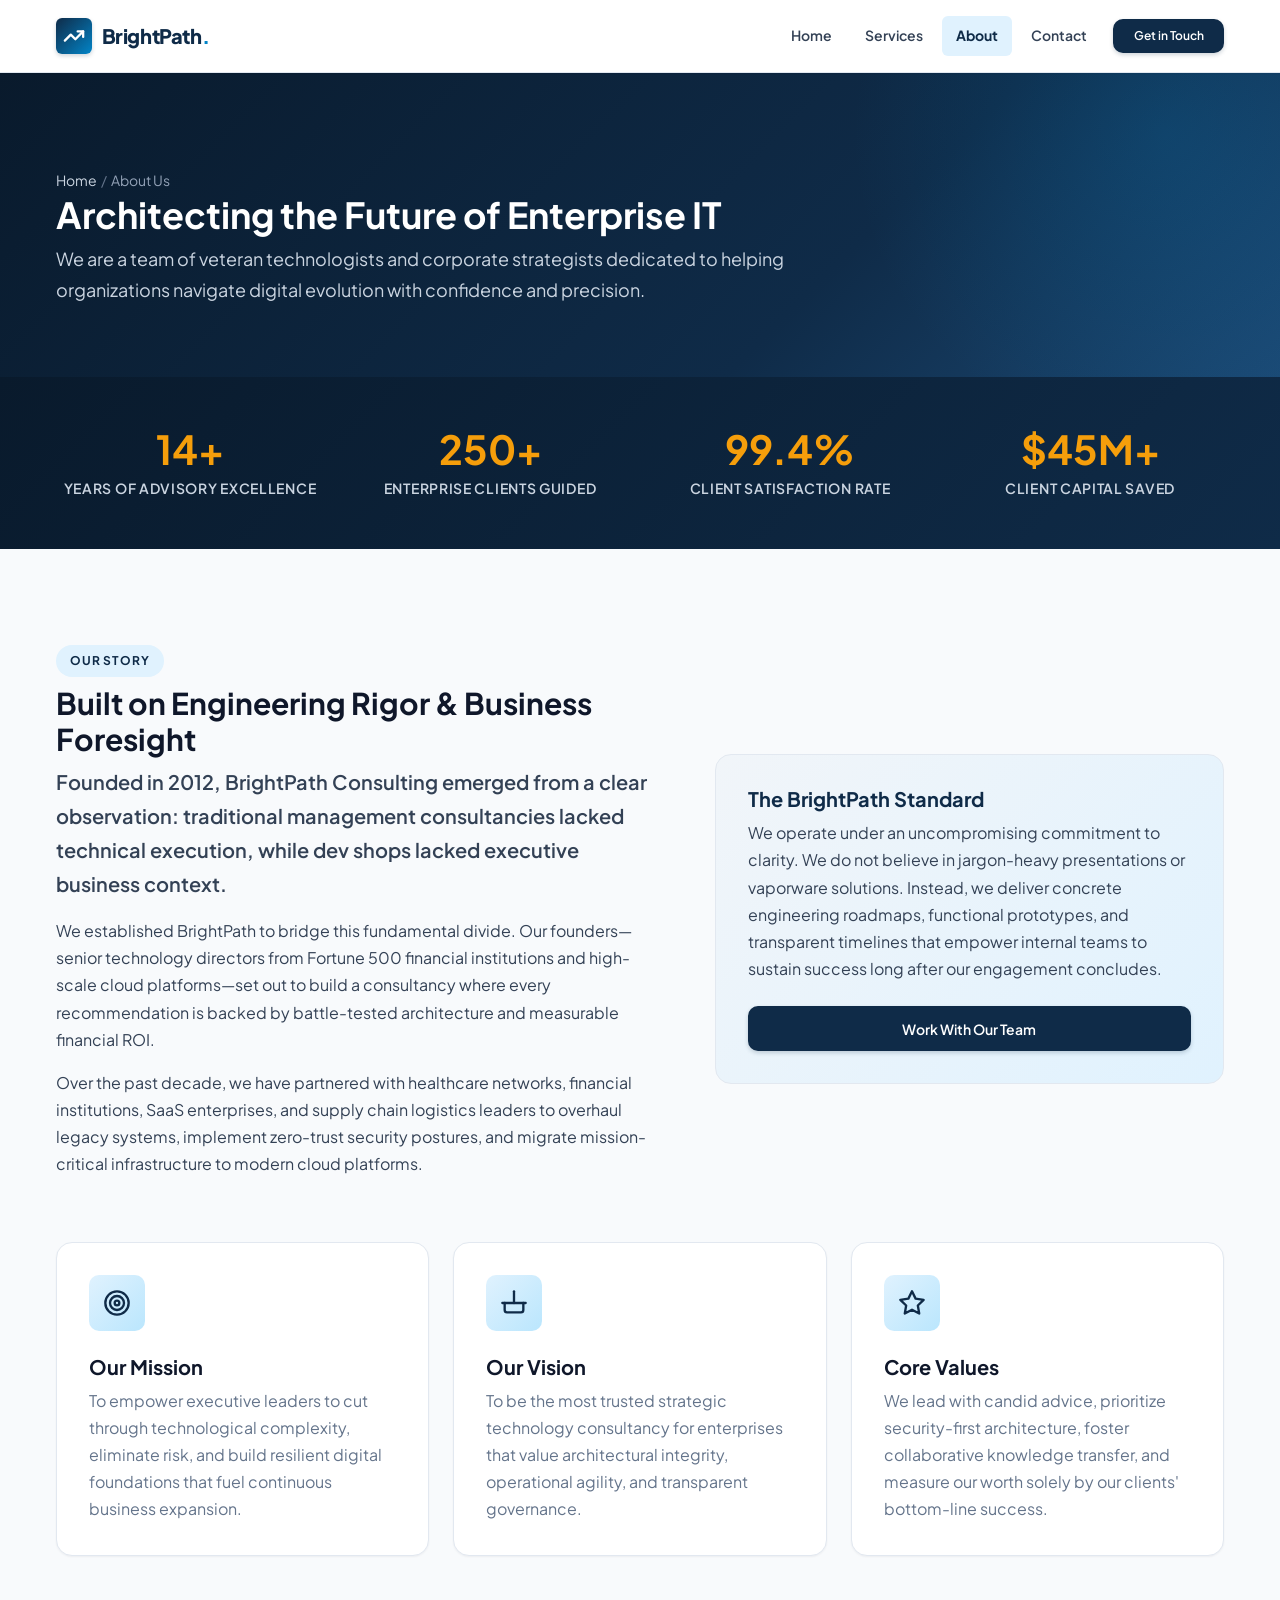
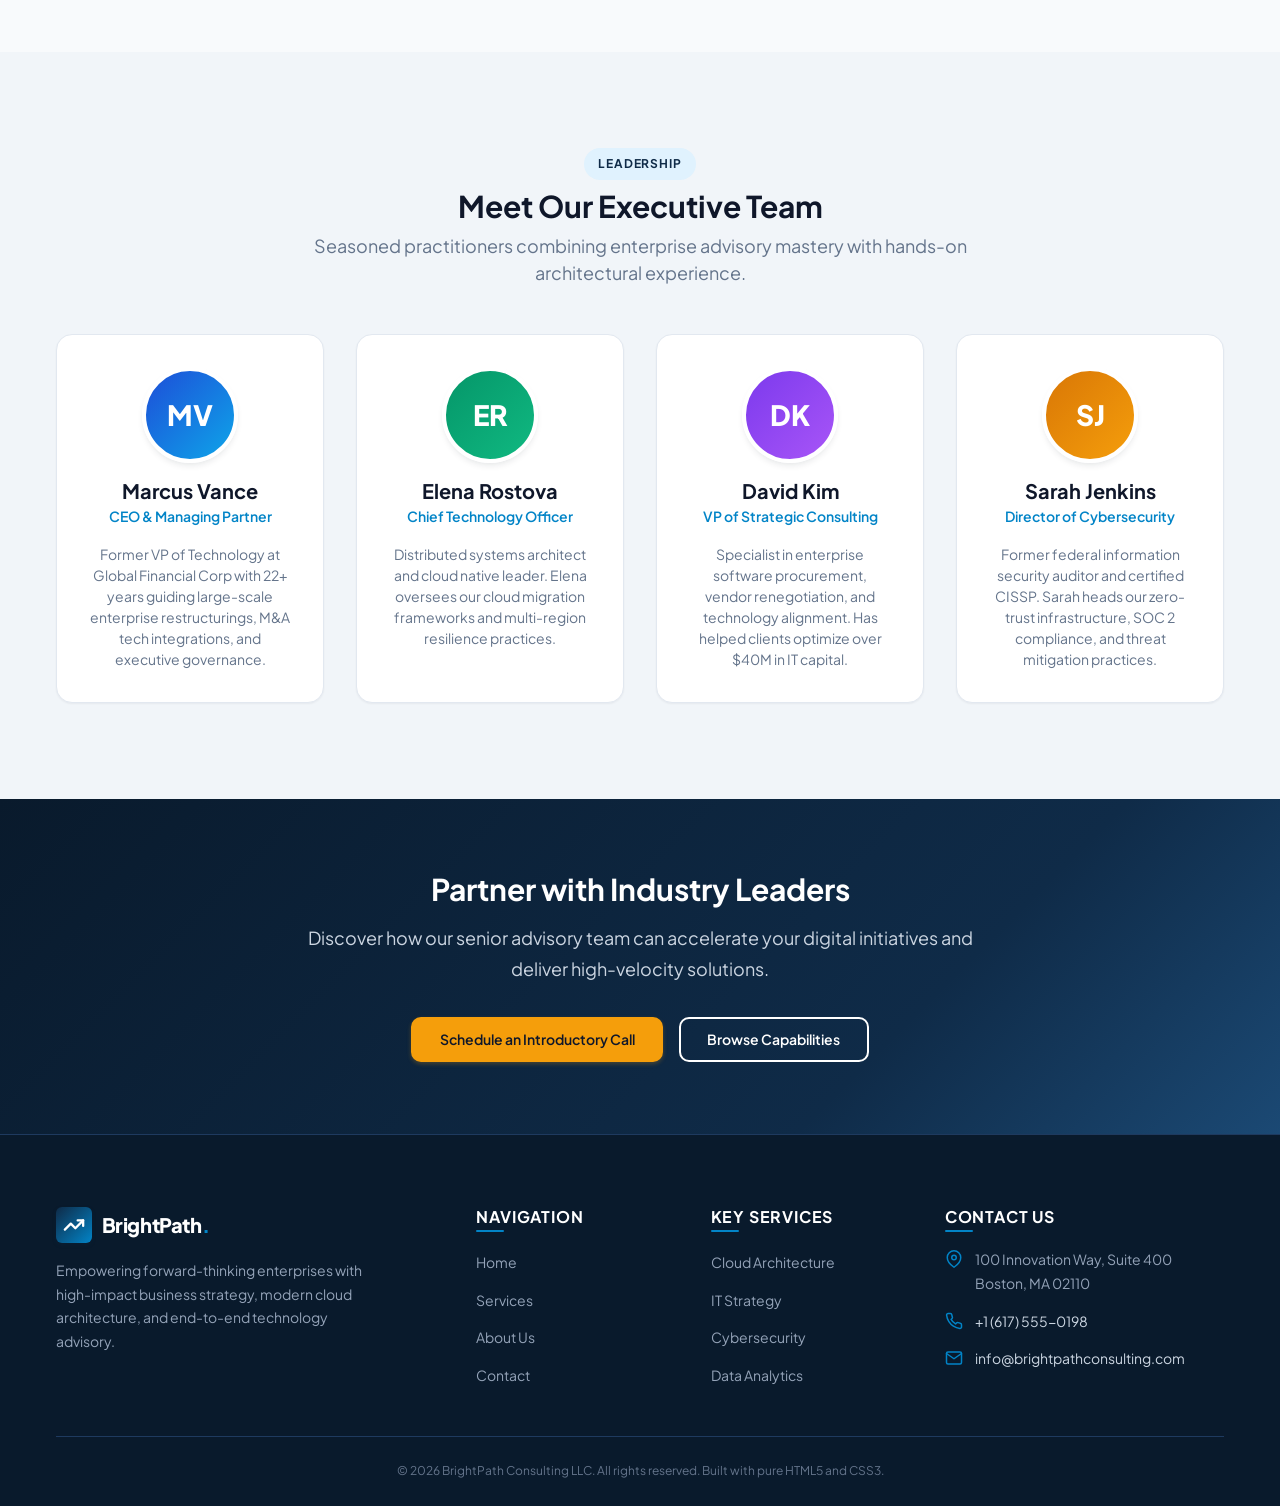
<file: WEB PROGRAM 2/brightpath-website/about.html>
<!DOCTYPE html>
<html lang="en">
<head>
  <meta charset="UTF-8">
  <meta name="viewport" content="width=device-width, initial-scale=1.0">
  <meta name="description" content="Learn about BrightPath Consulting's journey, mission, executive leadership, and core values driving enterprise business and IT transformation.">
  <meta name="keywords" content="about BrightPath, leadership team, IT consulting history, enterprise consulting values, tech advisors">
  <meta name="author" content="BrightPath Consulting">
  <title>About Us | BrightPath Consulting</title>

  <!-- Google Fonts Preconnect & Stylesheet -->
  <link rel="preconnect" href="https://fonts.googleapis.com">
  <link rel="preconnect" href="https://fonts.gstatic.com" crossorigin>
  <link href="https://fonts.googleapis.com/css2?family=Plus+Jakarta+Sans:wght@400;500;600;700;800&display=swap" rel="stylesheet">

  <!-- Shared Global Stylesheet -->
  <link rel="stylesheet" href="css/style.css">
</head>
<body>

  <!-- ==========================================================================
       Header & Navigation (Identical across all pages)
       ========================================================================== -->
  <header class="site-header">
    <div class="container header-container">
      <a href="index.html" class="brand-logo" aria-label="BrightPath Consulting Homepage">
        <div class="brand-icon" aria-hidden="true">
          <svg width="22" height="22" viewBox="0 0 24 24" fill="none" stroke="currentColor" stroke-width="2.5" stroke-linecap="round" stroke-linejoin="round">
            <polyline points="22 7 13.5 15.5 8.5 10.5 2 17"></polyline>
            <polyline points="16 7 22 7 22 13"></polyline>
          </svg>
        </div>
        <span class="brand-text">BrightPath<span>.</span></span>
      </a>

      <!-- Mobile CSS Checkbox Toggle -->
      <input type="checkbox" id="nav-toggle" class="nav-toggle" aria-label="Toggle navigation menu">
      <label for="nav-toggle" class="nav-toggle-label" aria-hidden="true">
        <span></span>
      </label>

      <!-- Navigation Menu -->
      <nav class="nav-menu" aria-label="Main Navigation">
        <a href="index.html" class="nav-link">Home</a>
        <a href="services.html" class="nav-link">Services</a>
        <a href="about.html" class="nav-link active">About</a>
        <a href="contact.html" class="nav-link">Contact</a>
        <a href="contact.html" class="btn btn-primary btn-sm nav-cta">Get in Touch</a>
      </nav>
    </div>
  </header>

  <!-- ==========================================================================
       Main Content: About
       ========================================================================== -->
  <main>
    <!-- Page Banner -->
    <section class="page-banner" aria-labelledby="about-banner-heading">
      <div class="container">
        <div class="page-banner-content">
          <nav class="breadcrumbs" aria-label="Breadcrumbs">
            <a href="index.html">Home</a>
            <span class="breadcrumbs-separator" aria-hidden="true">/</span>
            <span aria-current="page">About Us</span>
          </nav>
          <h1 id="about-banner-heading" class="page-banner-title">Architecting the Future of Enterprise IT</h1>
          <p class="page-banner-desc">
            We are a team of veteran technologists and corporate strategists dedicated to helping organizations navigate digital evolution with confidence and precision.
          </p>
        </div>
      </div>
    </section>

    <!-- Stats & Achievements Strip -->
    <section class="stats-section" aria-label="Key Achievements">
      <div class="container">
        <div class="stats-grid">
          <div class="stat-box">
            <h2>14+</h2>
            <p>Years of Advisory Excellence</p>
          </div>
          <div class="stat-box">
            <h2>250+</h2>
            <p>Enterprise Clients Guided</p>
          </div>
          <div class="stat-box">
            <h2>99.4%</h2>
            <p>Client Satisfaction Rate</p>
          </div>
          <div class="stat-box">
            <h2>$45M+</h2>
            <p>Client Capital Saved</p>
          </div>
        </div>
      </div>
    </section>

    <!-- Section 1: Company Story -->
    <section class="section" aria-labelledby="story-heading">
      <div class="container">
        <div class="story-grid">
          <div class="story-text">
            <span class="section-badge">Our Story</span>
            <h2 id="story-heading" class="section-title">Built on Engineering Rigor &amp; Business Foresight</h2>
            <p class="story-lead">
              Founded in 2012, BrightPath Consulting emerged from a clear observation: traditional management consultancies lacked technical execution, while dev shops lacked executive business context.
            </p>
            <p>
              We established BrightPath to bridge this fundamental divide. Our founders—senior technology directors from Fortune 500 financial institutions and high-scale cloud platforms—set out to build a consultancy where every recommendation is backed by battle-tested architecture and measurable financial ROI.
            </p>
            <p>
              Over the past decade, we have partnered with healthcare networks, financial institutions, SaaS enterprises, and supply chain logistics leaders to overhaul legacy systems, implement zero-trust security postures, and migrate mission-critical infrastructure to modern cloud platforms.
            </p>
          </div>

          <div class="story-card-box">
            <h3>The BrightPath Standard</h3>
            <p>
              We operate under an uncompromising commitment to clarity. We do not believe in jargon-heavy presentations or vaporware solutions. Instead, we deliver concrete engineering roadmaps, functional prototypes, and transparent timelines that empower internal teams to sustain success long after our engagement concludes.
            </p>
            <div style="margin-top: var(--spacing-lg);">
              <a href="contact.html" class="btn btn-primary btn-block">Work With Our Team</a>
            </div>
          </div>
        </div>

        <!-- Mission, Vision & Values -->
        <div class="values-grid">
          <article class="card">
            <div class="card-icon" aria-hidden="true">
              <svg width="28" height="28" viewBox="0 0 24 24" fill="none" stroke="currentColor" stroke-width="2" stroke-linecap="round" stroke-linejoin="round">
                <circle cx="12" cy="12" r="10"></circle>
                <circle cx="12" cy="12" r="6"></circle>
                <circle cx="12" cy="12" r="2"></circle>
              </svg>
            </div>
            <h3 class="card-title">Our Mission</h3>
            <p class="card-desc">
              To empower executive leaders to cut through technological complexity, eliminate risk, and build resilient digital foundations that fuel continuous business expansion.
            </p>
          </article>

          <article class="card">
            <div class="card-icon" aria-hidden="true">
              <svg width="28" height="28" viewBox="0 0 24 24" fill="none" stroke="currentColor" stroke-width="2" stroke-linecap="round" stroke-linejoin="round">
                <path d="M2 12h20"></path>
                <path d="M20 12v6a2 2 0 0 1-2 2H6a2 2 0 0 1-2-2v-6"></path>
                <path d="M12 2v10"></path>
              </svg>
            </div>
            <h3 class="card-title">Our Vision</h3>
            <p class="card-desc">
              To be the most trusted strategic technology consultancy for enterprises that value architectural integrity, operational agility, and transparent governance.
            </p>
          </article>

          <article class="card">
            <div class="card-icon" aria-hidden="true">
              <svg width="28" height="28" viewBox="0 0 24 24" fill="none" stroke="currentColor" stroke-width="2" stroke-linecap="round" stroke-linejoin="round">
                <polygon points="12 2 15.09 8.26 22 9.27 17 14.14 18.18 21.02 12 17.77 5.82 21.02 7 14.14 2 9.27 8.91 8.26 12 2"></polygon>
              </svg>
            </div>
            <h3 class="card-title">Core Values</h3>
            <p class="card-desc">
              We lead with candid advice, prioritize security-first architecture, foster collaborative knowledge transfer, and measure our worth solely by our clients' bottom-line success.
            </p>
          </article>
        </div>
      </div>
    </section>

    <!-- Section 2: Executive Leadership Team (4 Members) -->
    <section class="section section-alt" aria-labelledby="team-heading">
      <div class="container">
        <div class="section-header">
          <span class="section-badge">Leadership</span>
          <h2 id="team-heading" class="section-title">Meet Our Executive Team</h2>
          <p class="section-subtitle">
            Seasoned practitioners combining enterprise advisory mastery with hands-on architectural experience.
          </p>
        </div>

        <div class="team-grid">
          <!-- Member 1 -->
          <article class="team-card">
            <div class="team-avatar avatar-1" aria-label="Marcus Vance Avatar">
              MV
            </div>
            <h3 class="team-name">Marcus Vance</h3>
            <p class="team-role">CEO &amp; Managing Partner</p>
            <p class="team-bio">
              Former VP of Technology at Global Financial Corp with 22+ years guiding large-scale enterprise restructurings, M&amp;A tech integrations, and executive governance.
            </p>
          </article>

          <!-- Member 2 -->
          <article class="team-card">
            <div class="team-avatar avatar-2" aria-label="Elena Rostova Avatar">
              ER
            </div>
            <h3 class="team-name">Elena Rostova</h3>
            <p class="team-role">Chief Technology Officer</p>
            <p class="team-bio">
              Distributed systems architect and cloud native leader. Elena oversees our cloud migration frameworks and multi-region resilience practices.
            </p>
          </article>

          <!-- Member 3 -->
          <article class="team-card">
            <div class="team-avatar avatar-3" aria-label="David Kim Avatar">
              DK
            </div>
            <h3 class="team-name">David Kim</h3>
            <p class="team-role">VP of Strategic Consulting</p>
            <p class="team-bio">
              Specialist in enterprise software procurement, vendor renegotiation, and technology alignment. Has helped clients optimize over $40M in IT capital.
            </p>
          </article>

          <!-- Member 4 -->
          <article class="team-card">
            <div class="team-avatar avatar-4" aria-label="Sarah Jenkins Avatar">
              SJ
            </div>
            <h3 class="team-name">Sarah Jenkins</h3>
            <p class="team-role">Director of Cybersecurity</p>
            <p class="team-bio">
              Former federal information security auditor and certified CISSP. Sarah heads our zero-trust infrastructure, SOC 2 compliance, and threat mitigation practices.
            </p>
          </article>
        </div>
      </div>
    </section>

    <!-- Final CTA Banner -->
    <section class="cta-banner" aria-labelledby="cta-heading">
      <div class="container">
        <div class="cta-banner-content">
          <h2 id="cta-heading">Partner with Industry Leaders</h2>
          <p>
            Discover how our senior advisory team can accelerate your digital initiatives and deliver high-velocity solutions.
          </p>
          <div class="cta-actions">
            <a href="contact.html" class="btn btn-accent">Schedule an Introductory Call</a>
            <a href="services.html" class="btn btn-outline-white">Browse Capabilities</a>
          </div>
        </div>
      </div>
    </section>
  </main>

  <!-- ==========================================================================
       Footer (Identical across all pages)
       ========================================================================== -->
  <footer class="site-footer">
    <div class="container">
      <div class="footer-grid">
        <!-- Col 1: Brand & Tagline -->
        <div class="footer-col footer-col-brand">
          <a href="index.html" class="brand-logo" aria-label="BrightPath Consulting Homepage">
            <div class="brand-icon" aria-hidden="true">
              <svg width="22" height="22" viewBox="0 0 24 24" fill="none" stroke="currentColor" stroke-width="2.5" stroke-linecap="round" stroke-linejoin="round">
                <polyline points="22 7 13.5 15.5 8.5 10.5 2 17"></polyline>
                <polyline points="16 7 22 7 22 13"></polyline>
              </svg>
            </div>
            <span class="brand-text">BrightPath<span>.</span></span>
          </a>
          <p>Empowering forward-thinking enterprises with high-impact business strategy, modern cloud architecture, and end-to-end technology advisory.</p>
        </div>

        <!-- Col 2: Navigation Quick Links -->
        <div class="footer-col">
          <h3 class="footer-col-title">Navigation</h3>
          <ul class="footer-links">
            <li><a href="index.html">Home</a></li>
            <li><a href="services.html">Services</a></li>
            <li><a href="about.html">About Us</a></li>
            <li><a href="contact.html">Contact</a></li>
          </ul>
        </div>

        <!-- Col 3: Consulting Services -->
        <div class="footer-col">
          <h3 class="footer-col-title">Key Services</h3>
          <ul class="footer-links">
            <li><a href="services.html#cloud">Cloud Architecture</a></li>
            <li><a href="services.html#strategy">IT Strategy</a></li>
            <li><a href="services.html#security">Cybersecurity</a></li>
            <li><a href="services.html#data">Data Analytics</a></li>
          </ul>
        </div>

        <!-- Col 4: Contact Information -->
        <div class="footer-col">
          <h3 class="footer-col-title">Contact Us</h3>
          <address class="footer-contact-list">
            <div class="footer-contact-item">
              <svg width="18" height="18" viewBox="0 0 24 24" fill="none" stroke="currentColor" stroke-width="2" stroke-linecap="round" stroke-linejoin="round" aria-hidden="true">
                <path d="M21 10c0 7-9 13-9 13s-9-6-9-13a9 9 0 0 1 18 0z"></path>
                <circle cx="12" cy="10" r="3"></circle>
              </svg>
              <span>100 Innovation Way, Suite 400<br>Boston, MA 02110</span>
            </div>
            <div class="footer-contact-item">
              <svg width="18" height="18" viewBox="0 0 24 24" fill="none" stroke="currentColor" stroke-width="2" stroke-linecap="round" stroke-linejoin="round" aria-hidden="true">
                <path d="M22 16.92v3a2 2 0 0 1-2.18 2 19.79 19.79 0 0 1-8.63-3.07 19.5 19.5 0 0 1-6-6 19.79 19.79 0 0 1-3.07-8.67A2 2 0 0 1 4.11 2h3a2 2 0 0 1 2 1.72 12.84 12.84 0 0 0 .7 2.81 2 2 0 0 1-.45 2.11L8.09 9.91a16 16 0 0 0 6 6l1.27-1.27a2 2 0 0 1 2.11-.45 12.84 12.84 0 0 0 2.81.7A2 2 0 0 1 22 16.92z"></path>
              </svg>
              <a href="tel:+16175550198">+1 (617) 555-0198</a>
            </div>
            <div class="footer-contact-item">
              <svg width="18" height="18" viewBox="0 0 24 24" fill="none" stroke="currentColor" stroke-width="2" stroke-linecap="round" stroke-linejoin="round" aria-hidden="true">
                <path d="M4 4h16c1.1 0 2 .9 2 2v12c0 1.1-.9 2-2 2H4c-1.1 0-2-.9-2-2V6c0-1.1.9-2 2-2z"></path>
                <polyline points="22,6 12,13 2,6"></polyline>
              </svg>
              <a href="mailto:info@brightpathconsulting.com">info@brightpathconsulting.com</a>
            </div>
          </address>
        </div>
      </div>

      <!-- Copyright Bar -->
      <div class="footer-bottom">
        <p>&copy; 2026 BrightPath Consulting LLC. All rights reserved. Built with pure HTML5 and CSS3.</p>
      </div>
    </div>
  </footer>

</body>
</html>
</file>
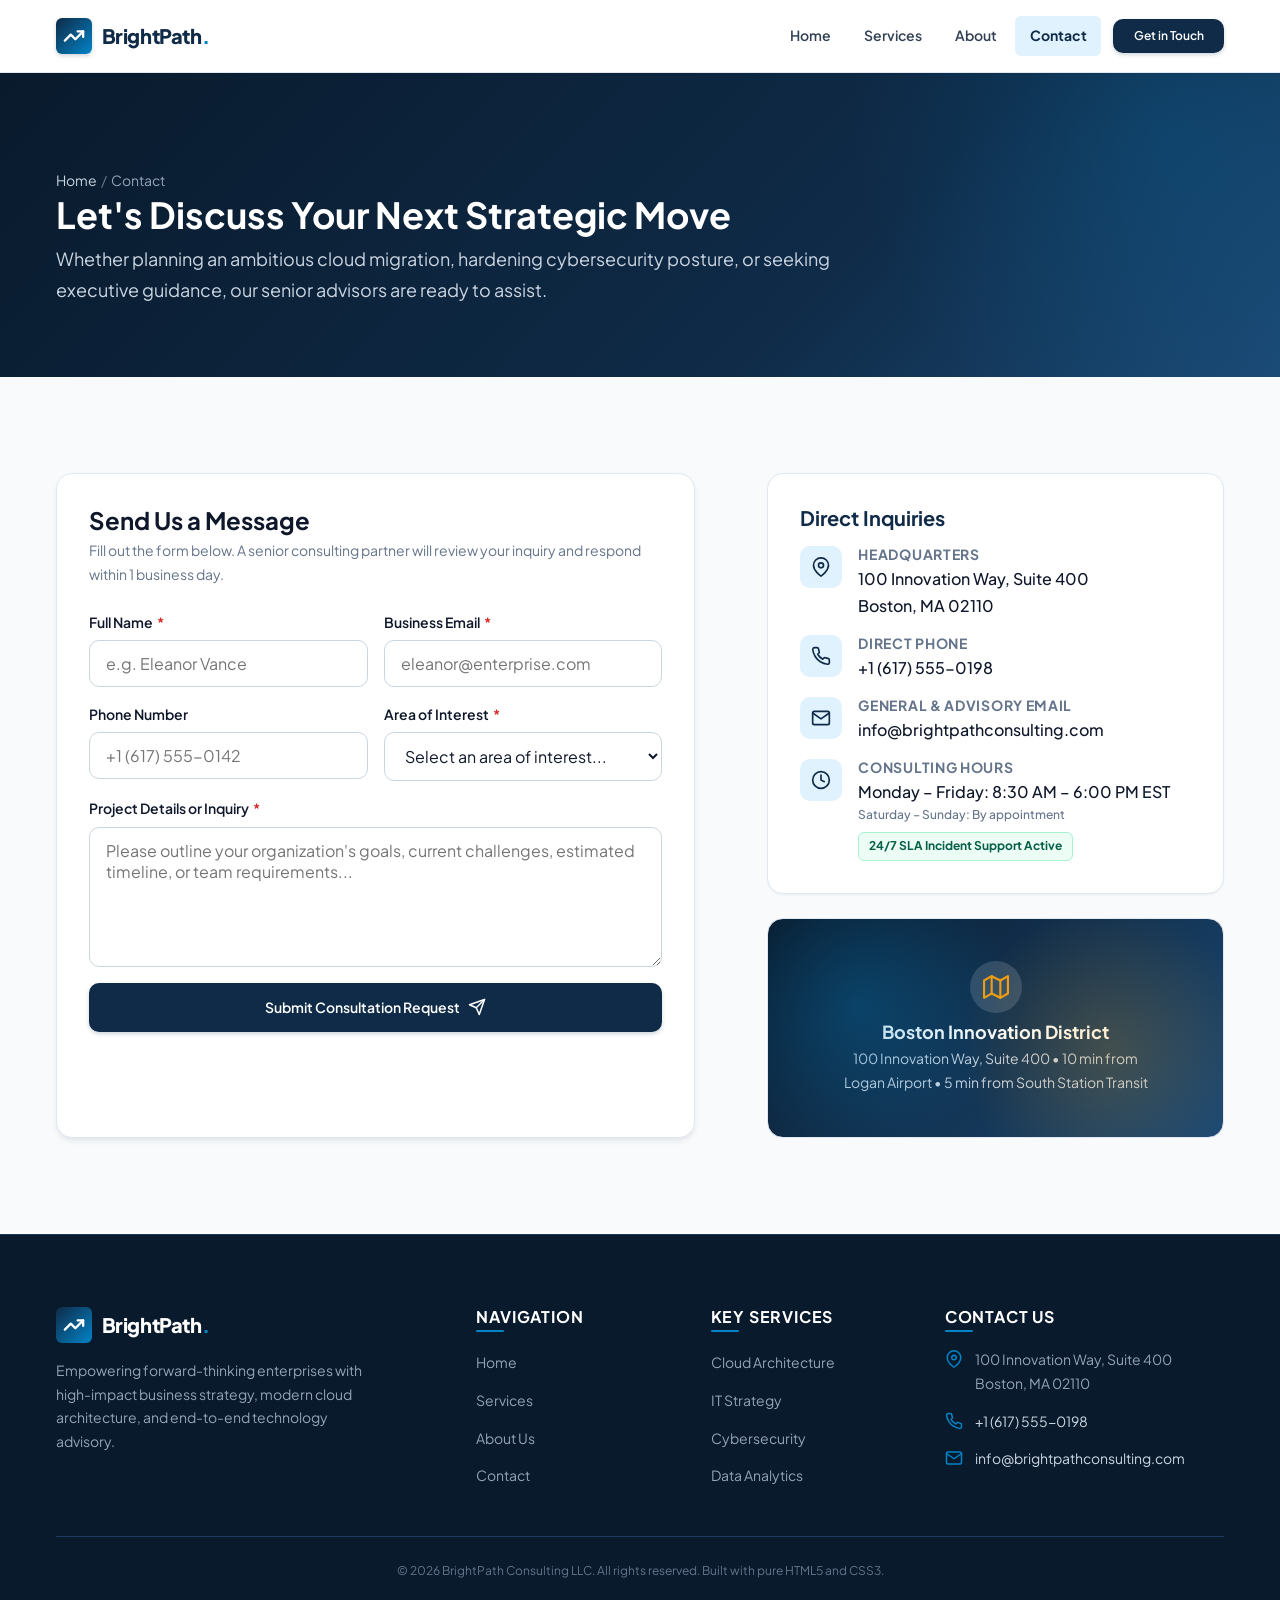
<file: WEB PROGRAM 2/brightpath-website/contact.html>
<!DOCTYPE html>
<html lang="en">
<head>
  <meta charset="UTF-8">
  <meta name="viewport" content="width=device-width, initial-scale=1.0">
  <meta name="description" content="Contact BrightPath Consulting to schedule a strategic IT consultation, discuss enterprise cloud migration, or request security advisory.">
  <meta name="keywords" content="contact BrightPath, hire IT consultants, business consultation, Boston tech consulting, cloud advisory">
  <meta name="author" content="BrightPath Consulting">
  <title>Contact Us | BrightPath Consulting</title>

  <!-- Google Fonts Preconnect & Stylesheet -->
  <link rel="preconnect" href="https://fonts.googleapis.com">
  <link rel="preconnect" href="https://fonts.gstatic.com" crossorigin>
  <link href="https://fonts.googleapis.com/css2?family=Plus+Jakarta+Sans:wght@400;500;600;700;800&display=swap" rel="stylesheet">

  <!-- Shared Global Stylesheet -->
  <link rel="stylesheet" href="css/style.css">
</head>
<body>

  <!-- ==========================================================================
       Header & Navigation (Identical across all pages)
       ========================================================================== -->
  <header class="site-header">
    <div class="container header-container">
      <a href="index.html" class="brand-logo" aria-label="BrightPath Consulting Homepage">
        <div class="brand-icon" aria-hidden="true">
          <svg width="22" height="22" viewBox="0 0 24 24" fill="none" stroke="currentColor" stroke-width="2.5" stroke-linecap="round" stroke-linejoin="round">
            <polyline points="22 7 13.5 15.5 8.5 10.5 2 17"></polyline>
            <polyline points="16 7 22 7 22 13"></polyline>
          </svg>
        </div>
        <span class="brand-text">BrightPath<span>.</span></span>
      </a>

      <!-- Mobile CSS Checkbox Toggle -->
      <input type="checkbox" id="nav-toggle" class="nav-toggle" aria-label="Toggle navigation menu">
      <label for="nav-toggle" class="nav-toggle-label" aria-hidden="true">
        <span></span>
      </label>

      <!-- Navigation Menu -->
      <nav class="nav-menu" aria-label="Main Navigation">
        <a href="index.html" class="nav-link">Home</a>
        <a href="services.html" class="nav-link">Services</a>
        <a href="about.html" class="nav-link">About</a>
        <a href="contact.html" class="nav-link active">Contact</a>
        <a href="contact.html" class="btn btn-primary btn-sm nav-cta">Get in Touch</a>
      </nav>
    </div>
  </header>

  <!-- ==========================================================================
       Main Content: Contact
       ========================================================================== -->
  <main>
    <!-- Page Banner -->
    <section class="page-banner" aria-labelledby="contact-banner-heading">
      <div class="container">
        <div class="page-banner-content">
          <nav class="breadcrumbs" aria-label="Breadcrumbs">
            <a href="index.html">Home</a>
            <span class="breadcrumbs-separator" aria-hidden="true">/</span>
            <span aria-current="page">Contact</span>
          </nav>
          <h1 id="contact-banner-heading" class="page-banner-title">Let's Discuss Your Next Strategic Move</h1>
          <p class="page-banner-desc">
            Whether planning an ambitious cloud migration, hardening cybersecurity posture, or seeking executive guidance, our senior advisors are ready to assist.
          </p>
        </div>
      </div>
    </section>

    <!-- Contact Content Section -->
    <section class="section" aria-labelledby="contact-form-heading">
      <div class="container">
        <div class="contact-grid">
          <!-- Left: Contact Form -->
          <div class="contact-form-wrapper">
            <h2 id="contact-form-heading" style="font-size: var(--font-size-2xl); margin-bottom: var(--spacing-xs);">Send Us a Message</h2>
            <p style="color: var(--color-text-muted); font-size: var(--font-size-sm); margin-bottom: var(--spacing-lg);">
              Fill out the form below. A senior consulting partner will review your inquiry and respond within 1 business day.
            </p>

            <form class="contact-form" action="#" method="POST">
              <div class="form-row">
                <!-- Full Name -->
                <div class="form-group">
                  <label for="full-name" class="form-label">Full Name <span class="required" aria-hidden="true">*</span></label>
                  <input 
                    type="text" 
                    id="full-name" 
                    name="name" 
                    class="form-control" 
                    placeholder="e.g. Eleanor Vance" 
                    required 
                    autocomplete="name">
                </div>

                <!-- Email -->
                <div class="form-group">
                  <label for="email" class="form-label">Business Email <span class="required" aria-hidden="true">*</span></label>
                  <input 
                    type="email" 
                    id="email" 
                    name="email" 
                    class="form-control" 
                    placeholder="eleanor@enterprise.com" 
                    required 
                    autocomplete="email">
                </div>
              </div>

              <div class="form-row">
                <!-- Phone -->
                <div class="form-group">
                  <label for="phone" class="form-label">Phone Number</label>
                  <input 
                    type="tel" 
                    id="phone" 
                    name="phone" 
                    class="form-control" 
                    placeholder="+1 (617) 555-0142" 
                    autocomplete="tel">
                </div>

                <!-- Subject -->
                <div class="form-group">
                  <label for="subject" class="form-label">Area of Interest <span class="required" aria-hidden="true">*</span></label>
                  <select id="subject" name="subject" class="form-control" required>
                    <option value="" disabled selected>Select an area of interest...</option>
                    <option value="cloud">Cloud Architecture &amp; Migration</option>
                    <option value="strategy">Strategic IT Advisory &amp; CIO Services</option>
                    <option value="security">Cybersecurity &amp; Compliance Audit</option>
                    <option value="transformation">Digital Transformation &amp; DevOps</option>
                    <option value="data">Data Analytics &amp; Intelligence</option>
                    <option value="general">General Partnership / Media Inquiry</option>
                  </select>
                </div>
              </div>

              <!-- Message -->
              <div class="form-group">
                <label for="message" class="form-label">Project Details or Inquiry <span class="required" aria-hidden="true">*</span></label>
                <textarea 
                  id="message" 
                  name="message" 
                  class="form-control" 
                  required 
                  placeholder="Please outline your organization's goals, current challenges, estimated timeline, or team requirements..."></textarea>
              </div>

              <!-- Submit Button -->
              <div>
                <button type="submit" class="btn btn-primary btn-block">
                  Submit Consultation Request
                  <svg width="18" height="18" viewBox="0 0 24 24" fill="none" stroke="currentColor" stroke-width="2" stroke-linecap="round" stroke-linejoin="round" aria-hidden="true">
                    <line x1="22" y1="2" x2="11" y2="13"></line>
                    <polygon points="22 2 15 22 11 13 2 9 22 2"></polygon>
                  </svg>
                </button>
              </div>
            </form>
          </div>

          <!-- Right: Sidebar Information & Map Box -->
          <aside class="contact-sidebar" aria-label="Corporate Contact Details">
            <!-- Details Card -->
            <div class="contact-info-card">
              <h3>Direct Inquiries</h3>
              <address class="contact-details-list">
                <!-- Location -->
                <div class="contact-detail-item">
                  <div class="contact-icon-bubble" aria-hidden="true">
                    <svg width="20" height="20" viewBox="0 0 24 24" fill="none" stroke="currentColor" stroke-width="2" stroke-linecap="round" stroke-linejoin="round">
                      <path d="M21 10c0 7-9 13-9 13s-9-6-9-13a9 9 0 0 1 18 0z"></path>
                      <circle cx="12" cy="10" r="3"></circle>
                    </svg>
                  </div>
                  <div class="contact-detail-text">
                    <h4>Headquarters</h4>
                    <p>100 Innovation Way, Suite 400<br>Boston, MA 02110</p>
                  </div>
                </div>

                <!-- Phone -->
                <div class="contact-detail-item">
                  <div class="contact-icon-bubble" aria-hidden="true">
                    <svg width="20" height="20" viewBox="0 0 24 24" fill="none" stroke="currentColor" stroke-width="2" stroke-linecap="round" stroke-linejoin="round">
                      <path d="M22 16.92v3a2 2 0 0 1-2.18 2 19.79 19.79 0 0 1-8.63-3.07 19.5 19.5 0 0 1-6-6 19.79 19.79 0 0 1-3.07-8.67A2 2 0 0 1 4.11 2h3a2 2 0 0 1 2 1.72 12.84 12.84 0 0 0 .7 2.81 2 2 0 0 1-.45 2.11L8.09 9.91a16 16 0 0 0 6 6l1.27-1.27a2 2 0 0 1 2.11-.45 12.84 12.84 0 0 0 2.81.7A2 2 0 0 1 22 16.92z"></path>
                    </svg>
                  </div>
                  <div class="contact-detail-text">
                    <h4>Direct Phone</h4>
                    <a href="tel:+16175550198">+1 (617) 555-0198</a>
                  </div>
                </div>

                <!-- Email -->
                <div class="contact-detail-item">
                  <div class="contact-icon-bubble" aria-hidden="true">
                    <svg width="20" height="20" viewBox="0 0 24 24" fill="none" stroke="currentColor" stroke-width="2" stroke-linecap="round" stroke-linejoin="round">
                      <path d="M4 4h16c1.1 0 2 .9 2 2v12c0 1.1-.9 2-2 2H4c-1.1 0-2-.9-2-2V6c0-1.1.9-2 2-2z"></path>
                      <polyline points="22,6 12,13 2,6"></polyline>
                    </svg>
                  </div>
                  <div class="contact-detail-text">
                    <h4>General &amp; Advisory Email</h4>
                    <a href="mailto:info@brightpathconsulting.com">info@brightpathconsulting.com</a>
                  </div>
                </div>

                <!-- Business Hours -->
                <div class="contact-detail-item">
                  <div class="contact-icon-bubble" aria-hidden="true">
                    <svg width="20" height="20" viewBox="0 0 24 24" fill="none" stroke="currentColor" stroke-width="2" stroke-linecap="round" stroke-linejoin="round">
                      <circle cx="12" cy="12" r="10"></circle>
                      <polyline points="12 6 12 12 16 14"></polyline>
                    </svg>
                  </div>
                  <div class="contact-detail-text">
                    <h4>Consulting Hours</h4>
                    <p>Monday &ndash; Friday: 8:30 AM &ndash; 6:00 PM EST</p>
                    <p style="font-size: var(--font-size-xs); color: var(--color-text-muted);">Saturday &ndash; Sunday: By appointment</p>
                    <span class="hours-badge">24/7 SLA Incident Support Active</span>
                  </div>
                </div>
              </address>
            </div>

            <!-- Placeholder Map Area (Styled pure CSS & SVG box, no external embed) -->
            <div class="map-placeholder-box" aria-label="Interactive Office Location Map Placeholder">
              <div class="map-icon" aria-hidden="true">
                <svg width="26" height="26" viewBox="0 0 24 24" fill="none" stroke="currentColor" stroke-width="2" stroke-linecap="round" stroke-linejoin="round">
                  <polygon points="1 6 1 22 8 18 16 22 23 18 23 2 16 6 8 2 1 6"></polygon>
                  <line x1="8" y1="2" x2="8" y2="18"></line>
                  <line x1="16" y1="6" x2="16" y2="22"></line>
                </svg>
              </div>
              <h4>Boston Innovation District</h4>
              <p>100 Innovation Way, Suite 400 &bull; 10 min from Logan Airport &bull; 5 min from South Station Transit</p>
            </div>
          </aside>
        </div>
      </div>
    </section>
  </main>

  <!-- ==========================================================================
       Footer (Identical across all pages)
       ========================================================================== -->
  <footer class="site-footer">
    <div class="container">
      <div class="footer-grid">
        <!-- Col 1: Brand & Tagline -->
        <div class="footer-col footer-col-brand">
          <a href="index.html" class="brand-logo" aria-label="BrightPath Consulting Homepage">
            <div class="brand-icon" aria-hidden="true">
              <svg width="22" height="22" viewBox="0 0 24 24" fill="none" stroke="currentColor" stroke-width="2.5" stroke-linecap="round" stroke-linejoin="round">
                <polyline points="22 7 13.5 15.5 8.5 10.5 2 17"></polyline>
                <polyline points="16 7 22 7 22 13"></polyline>
              </svg>
            </div>
            <span class="brand-text">BrightPath<span>.</span></span>
          </a>
          <p>Empowering forward-thinking enterprises with high-impact business strategy, modern cloud architecture, and end-to-end technology advisory.</p>
        </div>

        <!-- Col 2: Navigation Quick Links -->
        <div class="footer-col">
          <h3 class="footer-col-title">Navigation</h3>
          <ul class="footer-links">
            <li><a href="index.html">Home</a></li>
            <li><a href="services.html">Services</a></li>
            <li><a href="about.html">About Us</a></li>
            <li><a href="contact.html">Contact</a></li>
          </ul>
        </div>

        <!-- Col 3: Consulting Services -->
        <div class="footer-col">
          <h3 class="footer-col-title">Key Services</h3>
          <ul class="footer-links">
            <li><a href="services.html#cloud">Cloud Architecture</a></li>
            <li><a href="services.html#strategy">IT Strategy</a></li>
            <li><a href="services.html#security">Cybersecurity</a></li>
            <li><a href="services.html#data">Data Analytics</a></li>
          </ul>
        </div>

        <!-- Col 4: Contact Information -->
        <div class="footer-col">
          <h3 class="footer-col-title">Contact Us</h3>
          <address class="footer-contact-list">
            <div class="footer-contact-item">
              <svg width="18" height="18" viewBox="0 0 24 24" fill="none" stroke="currentColor" stroke-width="2" stroke-linecap="round" stroke-linejoin="round" aria-hidden="true">
                <path d="M21 10c0 7-9 13-9 13s-9-6-9-13a9 9 0 0 1 18 0z"></path>
                <circle cx="12" cy="10" r="3"></circle>
              </svg>
              <span>100 Innovation Way, Suite 400<br>Boston, MA 02110</span>
            </div>
            <div class="footer-contact-item">
              <svg width="18" height="18" viewBox="0 0 24 24" fill="none" stroke="currentColor" stroke-width="2" stroke-linecap="round" stroke-linejoin="round" aria-hidden="true">
                <path d="M22 16.92v3a2 2 0 0 1-2.18 2 19.79 19.79 0 0 1-8.63-3.07 19.5 19.5 0 0 1-6-6 19.79 19.79 0 0 1-3.07-8.67A2 2 0 0 1 4.11 2h3a2 2 0 0 1 2 1.72 12.84 12.84 0 0 0 .7 2.81 2 2 0 0 1-.45 2.11L8.09 9.91a16 16 0 0 0 6 6l1.27-1.27a2 2 0 0 1 2.11-.45 12.84 12.84 0 0 0 2.81.7A2 2 0 0 1 22 16.92z"></path>
              </svg>
              <a href="tel:+16175550198">+1 (617) 555-0198</a>
            </div>
            <div class="footer-contact-item">
              <svg width="18" height="18" viewBox="0 0 24 24" fill="none" stroke="currentColor" stroke-width="2" stroke-linecap="round" stroke-linejoin="round" aria-hidden="true">
                <path d="M4 4h16c1.1 0 2 .9 2 2v12c0 1.1-.9 2-2 2H4c-1.1 0-2-.9-2-2V6c0-1.1.9-2 2-2z"></path>
                <polyline points="22,6 12,13 2,6"></polyline>
              </svg>
              <a href="mailto:info@brightpathconsulting.com">info@brightpathconsulting.com</a>
            </div>
          </address>
        </div>
      </div>

      <!-- Copyright Bar -->
      <div class="footer-bottom">
        <p>&copy; 2026 BrightPath Consulting LLC. All rights reserved. Built with pure HTML5 and CSS3.</p>
      </div>
    </div>
  </footer>

</body>
</html>
</file>
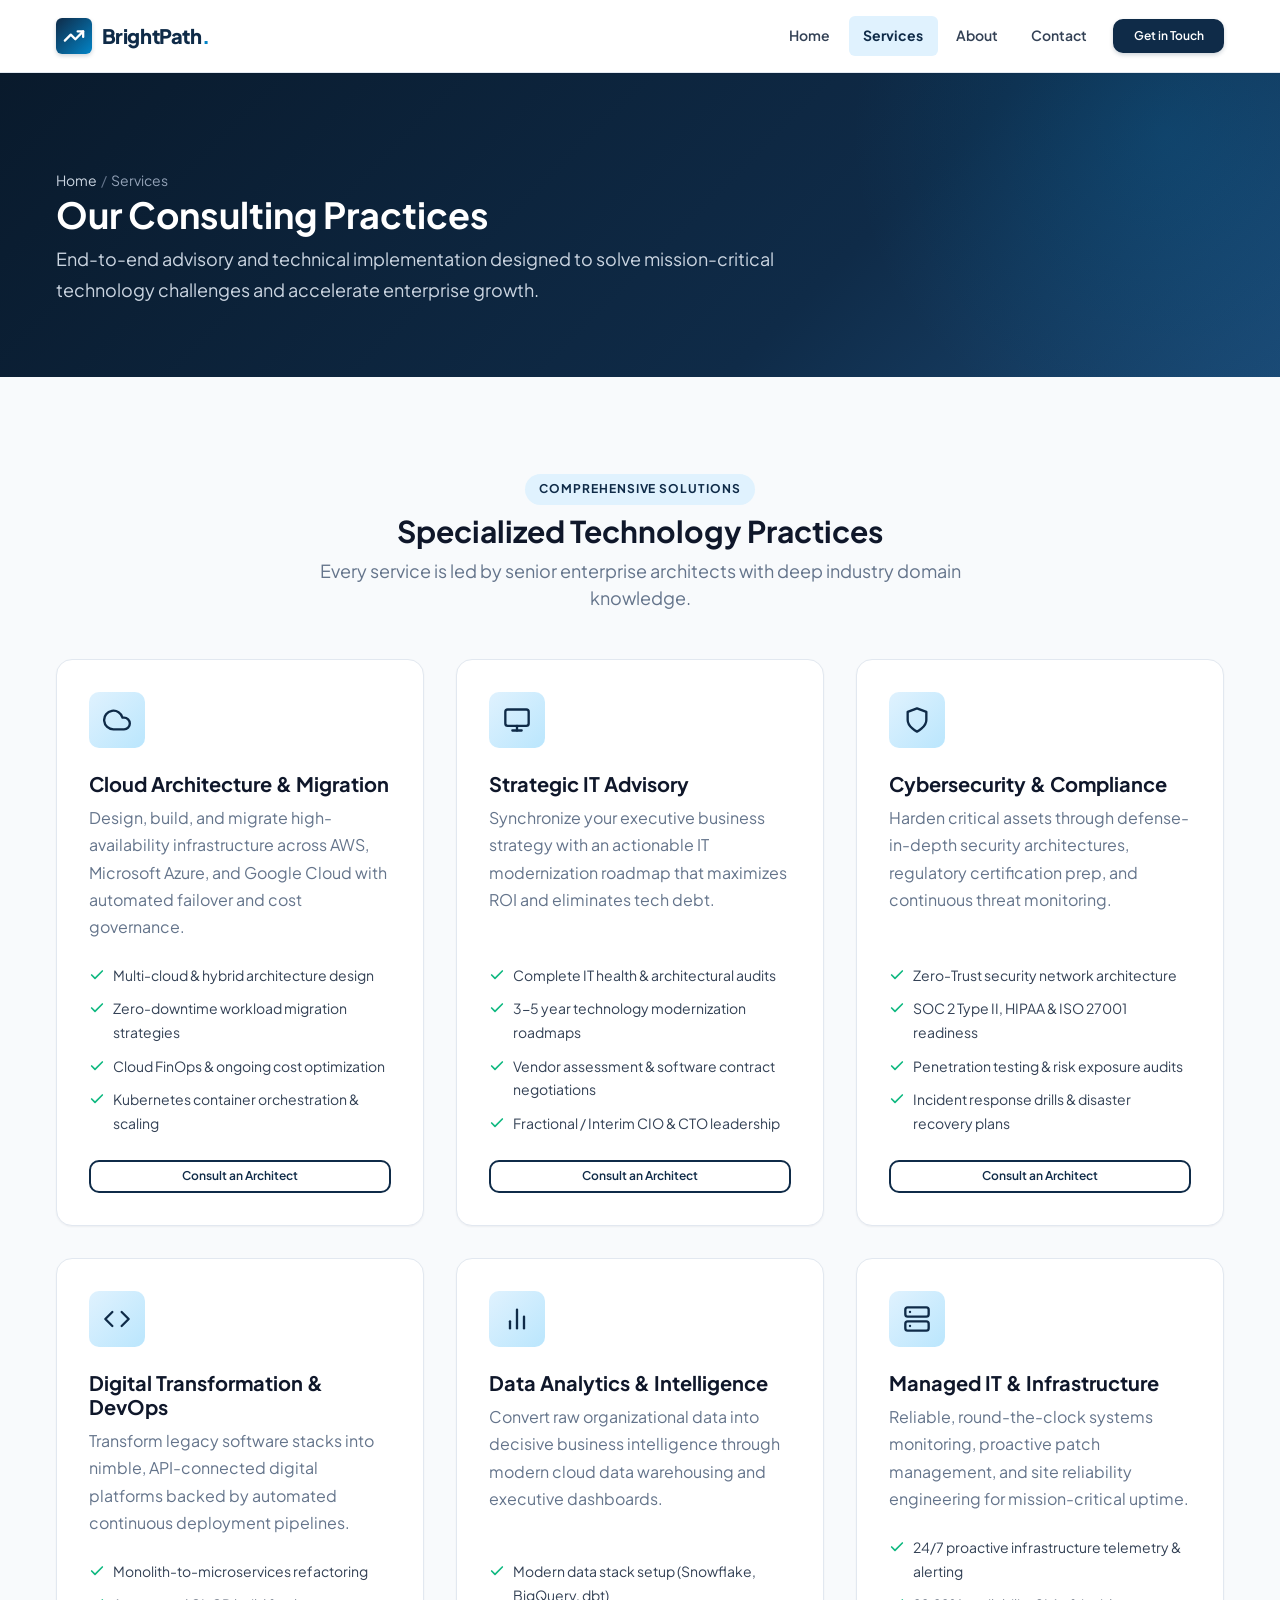
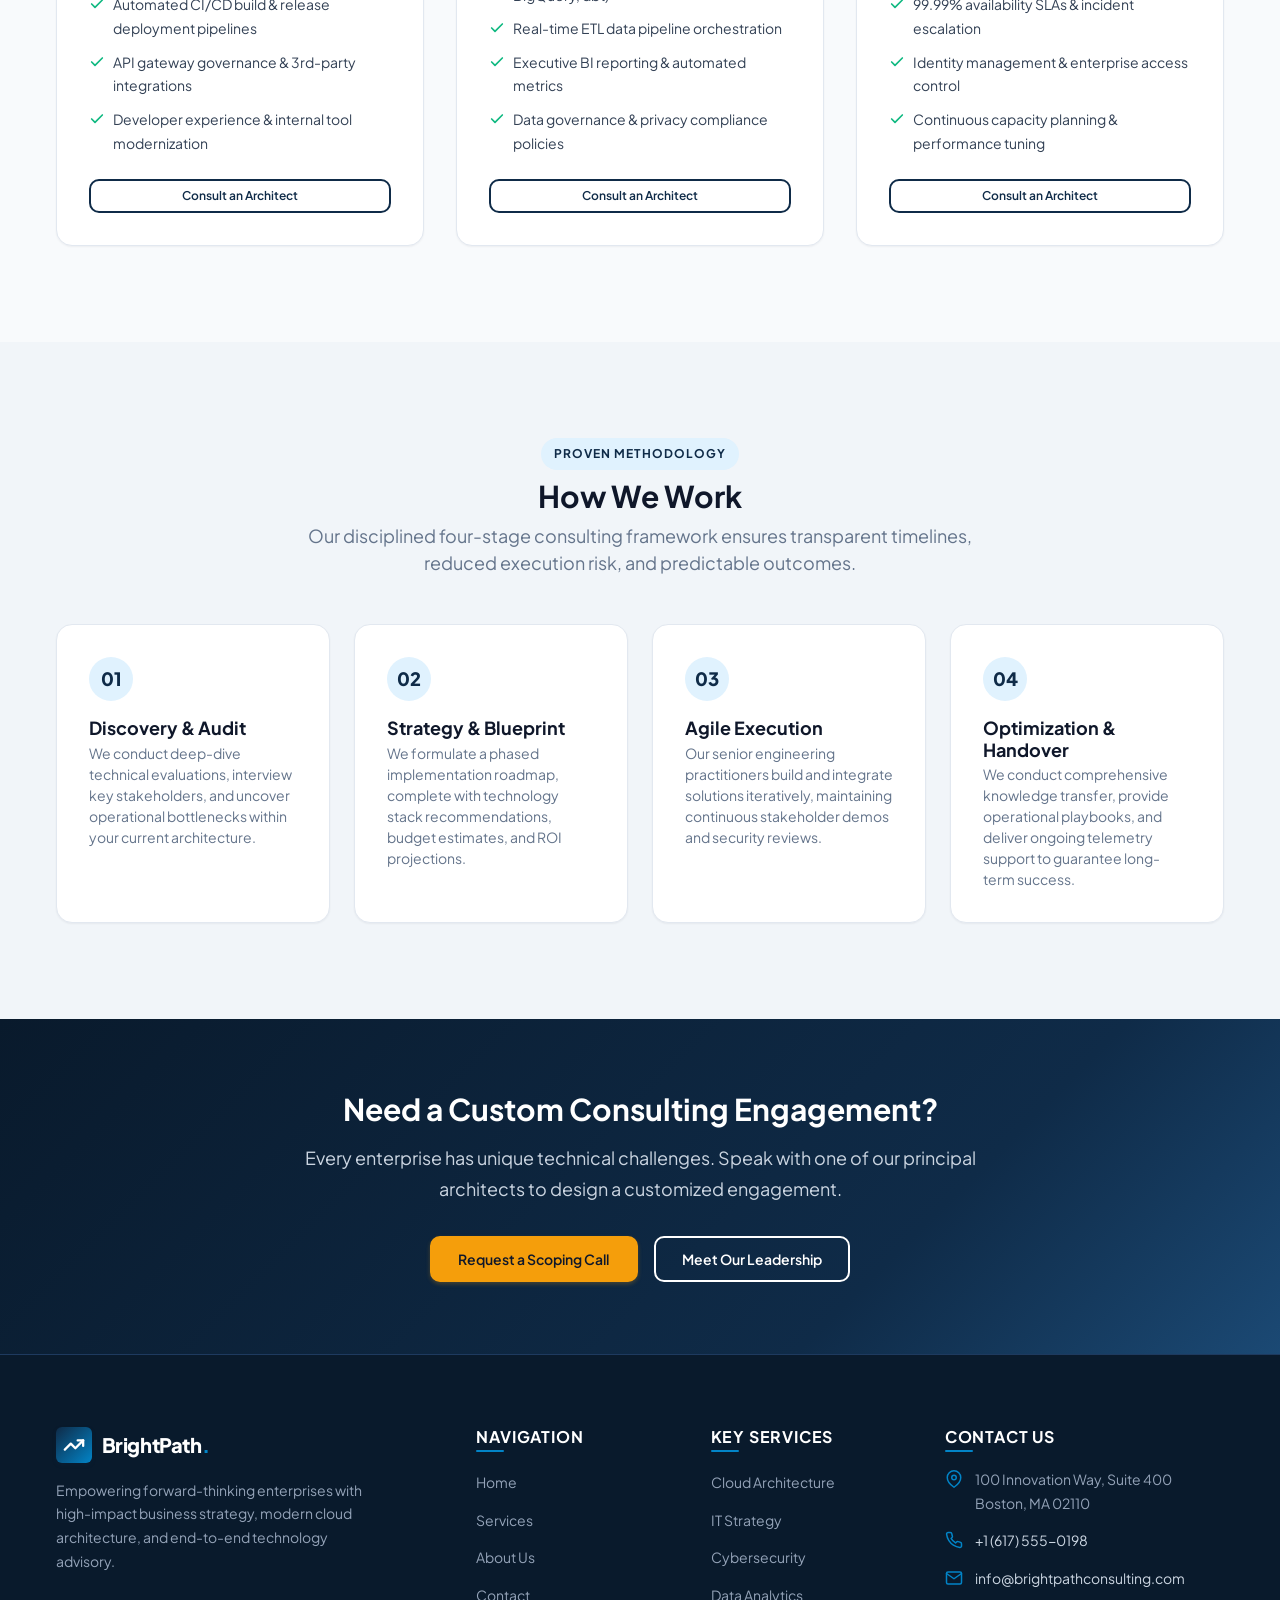
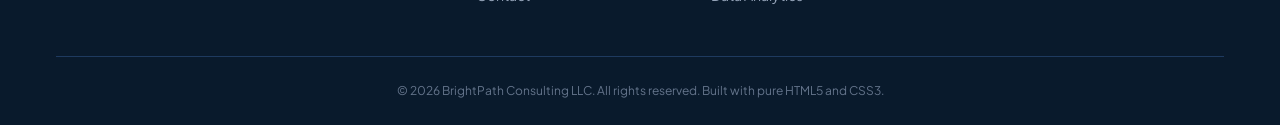
<file: WEB PROGRAM 2/brightpath-website/services.html>
<!DOCTYPE html>
<html lang="en">
<head>
  <meta charset="UTF-8">
  <meta name="viewport" content="width=device-width, initial-scale=1.0">
  <meta name="description" content="Explore BrightPath Consulting's end-to-end consulting services: Cloud Architecture, Strategic IT Roadmapping, Cybersecurity, and Data Intelligence.">
  <meta name="keywords" content="IT services, cloud consulting, IT roadmap, enterprise cybersecurity, data engineering, digital transformation">
  <meta name="author" content="BrightPath Consulting">
  <title>Our Services | BrightPath Consulting</title>

  <!-- Google Fonts Preconnect & Stylesheet -->
  <link rel="preconnect" href="https://fonts.googleapis.com">
  <link rel="preconnect" href="https://fonts.gstatic.com" crossorigin>
  <link href="https://fonts.googleapis.com/css2?family=Plus+Jakarta+Sans:wght@400;500;600;700;800&display=swap" rel="stylesheet">

  <!-- Shared Global Stylesheet -->
  <link rel="stylesheet" href="css/style.css">
</head>
<body>

  <!-- ==========================================================================
       Header & Navigation (Identical across all pages)
       ========================================================================== -->
  <header class="site-header">
    <div class="container header-container">
      <a href="index.html" class="brand-logo" aria-label="BrightPath Consulting Homepage">
        <div class="brand-icon" aria-hidden="true">
          <svg width="22" height="22" viewBox="0 0 24 24" fill="none" stroke="currentColor" stroke-width="2.5" stroke-linecap="round" stroke-linejoin="round">
            <polyline points="22 7 13.5 15.5 8.5 10.5 2 17"></polyline>
            <polyline points="16 7 22 7 22 13"></polyline>
          </svg>
        </div>
        <span class="brand-text">BrightPath<span>.</span></span>
      </a>

      <!-- Mobile CSS Checkbox Toggle -->
      <input type="checkbox" id="nav-toggle" class="nav-toggle" aria-label="Toggle navigation menu">
      <label for="nav-toggle" class="nav-toggle-label" aria-hidden="true">
        <span></span>
      </label>

      <!-- Navigation Menu -->
      <nav class="nav-menu" aria-label="Main Navigation">
        <a href="index.html" class="nav-link">Home</a>
        <a href="services.html" class="nav-link active">Services</a>
        <a href="about.html" class="nav-link">About</a>
        <a href="contact.html" class="nav-link">Contact</a>
        <a href="contact.html" class="btn btn-primary btn-sm nav-cta">Get in Touch</a>
      </nav>
    </div>
  </header>

  <!-- ==========================================================================
       Main Content: Services
       ========================================================================== -->
  <main>
    <!-- Page Banner -->
    <section class="page-banner" aria-labelledby="banner-heading">
      <div class="container">
        <div class="page-banner-content">
          <nav class="breadcrumbs" aria-label="Breadcrumbs">
            <a href="index.html">Home</a>
            <span class="breadcrumbs-separator" aria-hidden="true">/</span>
            <span aria-current="page">Services</span>
          </nav>
          <h1 id="banner-heading" class="page-banner-title">Our Consulting Practices</h1>
          <p class="page-banner-desc">
            End-to-end advisory and technical implementation designed to solve mission-critical technology challenges and accelerate enterprise growth.
          </p>
        </div>
      </div>
    </section>

    <!-- Section 1: Services Grid (6 Cards) -->
    <section class="section" aria-labelledby="services-grid-heading">
      <div class="container">
        <div class="section-header">
          <span class="section-badge">Comprehensive Solutions</span>
          <h2 id="services-grid-heading" class="section-title">Specialized Technology Practices</h2>
          <p class="section-subtitle">
            Every service is led by senior enterprise architects with deep industry domain knowledge.
          </p>
        </div>

        <div class="services-full-grid">
          <!-- Card 1: Cloud Architecture -->
          <article class="card" id="cloud">
            <div class="card-icon" aria-hidden="true">
              <svg width="28" height="28" viewBox="0 0 24 24" fill="none" stroke="currentColor" stroke-width="2" stroke-linecap="round" stroke-linejoin="round">
                <path d="M18 10h-1.26A8 8 0 1 0 9 20h9a5 5 0 0 0 0-10z"></path>
              </svg>
            </div>
            <h3 class="card-title">Cloud Architecture &amp; Migration</h3>
            <p class="card-desc">
              Design, build, and migrate high-availability infrastructure across AWS, Microsoft Azure, and Google Cloud with automated failover and cost governance.
            </p>
            <ul class="card-checklist" aria-label="Key features for Cloud Architecture">
              <li>
                <svg width="16" height="16" viewBox="0 0 24 24" fill="none" stroke="currentColor" stroke-width="2.5" stroke-linecap="round" stroke-linejoin="round" aria-hidden="true"><polyline points="20 6 9 17 4 12"></polyline></svg>
                <span>Multi-cloud &amp; hybrid architecture design</span>
              </li>
              <li>
                <svg width="16" height="16" viewBox="0 0 24 24" fill="none" stroke="currentColor" stroke-width="2.5" stroke-linecap="round" stroke-linejoin="round" aria-hidden="true"><polyline points="20 6 9 17 4 12"></polyline></svg>
                <span>Zero-downtime workload migration strategies</span>
              </li>
              <li>
                <svg width="16" height="16" viewBox="0 0 24 24" fill="none" stroke="currentColor" stroke-width="2.5" stroke-linecap="round" stroke-linejoin="round" aria-hidden="true"><polyline points="20 6 9 17 4 12"></polyline></svg>
                <span>Cloud FinOps &amp; ongoing cost optimization</span>
              </li>
              <li>
                <svg width="16" height="16" viewBox="0 0 24 24" fill="none" stroke="currentColor" stroke-width="2.5" stroke-linecap="round" stroke-linejoin="round" aria-hidden="true"><polyline points="20 6 9 17 4 12"></polyline></svg>
                <span>Kubernetes container orchestration &amp; scaling</span>
              </li>
            </ul>
            <a href="contact.html" class="btn btn-outline btn-sm">Consult an Architect</a>
          </article>

          <!-- Card 2: Strategic IT Consulting -->
          <article class="card" id="strategy">
            <div class="card-icon" aria-hidden="true">
              <svg width="28" height="28" viewBox="0 0 24 24" fill="none" stroke="currentColor" stroke-width="2" stroke-linecap="round" stroke-linejoin="round">
                <rect x="2" y="3" width="20" height="14" rx="2" ry="2"></rect>
                <line x1="8" y1="21" x2="16" y2="21"></line>
                <line x1="12" y1="17" x2="12" y2="21"></line>
              </svg>
            </div>
            <h3 class="card-title">Strategic IT Advisory</h3>
            <p class="card-desc">
              Synchronize your executive business strategy with an actionable IT modernization roadmap that maximizes ROI and eliminates tech debt.
            </p>
            <ul class="card-checklist" aria-label="Key features for Strategic IT Advisory">
              <li>
                <svg width="16" height="16" viewBox="0 0 24 24" fill="none" stroke="currentColor" stroke-width="2.5" stroke-linecap="round" stroke-linejoin="round" aria-hidden="true"><polyline points="20 6 9 17 4 12"></polyline></svg>
                <span>Complete IT health &amp; architectural audits</span>
              </li>
              <li>
                <svg width="16" height="16" viewBox="0 0 24 24" fill="none" stroke="currentColor" stroke-width="2.5" stroke-linecap="round" stroke-linejoin="round" aria-hidden="true"><polyline points="20 6 9 17 4 12"></polyline></svg>
                <span>3-5 year technology modernization roadmaps</span>
              </li>
              <li>
                <svg width="16" height="16" viewBox="0 0 24 24" fill="none" stroke="currentColor" stroke-width="2.5" stroke-linecap="round" stroke-linejoin="round" aria-hidden="true"><polyline points="20 6 9 17 4 12"></polyline></svg>
                <span>Vendor assessment &amp; software contract negotiations</span>
              </li>
              <li>
                <svg width="16" height="16" viewBox="0 0 24 24" fill="none" stroke="currentColor" stroke-width="2.5" stroke-linecap="round" stroke-linejoin="round" aria-hidden="true"><polyline points="20 6 9 17 4 12"></polyline></svg>
                <span>Fractional / Interim CIO &amp; CTO leadership</span>
              </li>
            </ul>
            <a href="contact.html" class="btn btn-outline btn-sm">Consult an Architect</a>
          </article>

          <!-- Card 3: Cybersecurity -->
          <article class="card" id="security">
            <div class="card-icon" aria-hidden="true">
              <svg width="28" height="28" viewBox="0 0 24 24" fill="none" stroke="currentColor" stroke-width="2" stroke-linecap="round" stroke-linejoin="round">
                <path d="M12 22s8-4 8-10V5l-8-3-8 3v7c0 6 8 10 8 10z"></path>
              </svg>
            </div>
            <h3 class="card-title">Cybersecurity &amp; Compliance</h3>
            <p class="card-desc">
              Harden critical assets through defense-in-depth security architectures, regulatory certification prep, and continuous threat monitoring.
            </p>
            <ul class="card-checklist" aria-label="Key features for Cybersecurity">
              <li>
                <svg width="16" height="16" viewBox="0 0 24 24" fill="none" stroke="currentColor" stroke-width="2.5" stroke-linecap="round" stroke-linejoin="round" aria-hidden="true"><polyline points="20 6 9 17 4 12"></polyline></svg>
                <span>Zero-Trust security network architecture</span>
              </li>
              <li>
                <svg width="16" height="16" viewBox="0 0 24 24" fill="none" stroke="currentColor" stroke-width="2.5" stroke-linecap="round" stroke-linejoin="round" aria-hidden="true"><polyline points="20 6 9 17 4 12"></polyline></svg>
                <span>SOC 2 Type II, HIPAA &amp; ISO 27001 readiness</span>
              </li>
              <li>
                <svg width="16" height="16" viewBox="0 0 24 24" fill="none" stroke="currentColor" stroke-width="2.5" stroke-linecap="round" stroke-linejoin="round" aria-hidden="true"><polyline points="20 6 9 17 4 12"></polyline></svg>
                <span>Penetration testing &amp; risk exposure audits</span>
              </li>
              <li>
                <svg width="16" height="16" viewBox="0 0 24 24" fill="none" stroke="currentColor" stroke-width="2.5" stroke-linecap="round" stroke-linejoin="round" aria-hidden="true"><polyline points="20 6 9 17 4 12"></polyline></svg>
                <span>Incident response drills &amp; disaster recovery plans</span>
              </li>
            </ul>
            <a href="contact.html" class="btn btn-outline btn-sm">Consult an Architect</a>
          </article>

          <!-- Card 4: Digital Transformation -->
          <article class="card" id="modernization">
            <div class="card-icon" aria-hidden="true">
              <svg width="28" height="28" viewBox="0 0 24 24" fill="none" stroke="currentColor" stroke-width="2" stroke-linecap="round" stroke-linejoin="round">
                <polyline points="16 18 22 12 16 6"></polyline>
                <polyline points="8 6 2 12 8 18"></polyline>
              </svg>
            </div>
            <h3 class="card-title">Digital Transformation &amp; DevOps</h3>
            <p class="card-desc">
              Transform legacy software stacks into nimble, API-connected digital platforms backed by automated continuous deployment pipelines.
            </p>
            <ul class="card-checklist" aria-label="Key features for Digital Transformation">
              <li>
                <svg width="16" height="16" viewBox="0 0 24 24" fill="none" stroke="currentColor" stroke-width="2.5" stroke-linecap="round" stroke-linejoin="round" aria-hidden="true"><polyline points="20 6 9 17 4 12"></polyline></svg>
                <span>Monolith-to-microservices refactoring</span>
              </li>
              <li>
                <svg width="16" height="16" viewBox="0 0 24 24" fill="none" stroke="currentColor" stroke-width="2.5" stroke-linecap="round" stroke-linejoin="round" aria-hidden="true"><polyline points="20 6 9 17 4 12"></polyline></svg>
                <span>Automated CI/CD build &amp; release deployment pipelines</span>
              </li>
              <li>
                <svg width="16" height="16" viewBox="0 0 24 24" fill="none" stroke="currentColor" stroke-width="2.5" stroke-linecap="round" stroke-linejoin="round" aria-hidden="true"><polyline points="20 6 9 17 4 12"></polyline></svg>
                <span>API gateway governance &amp; 3rd-party integrations</span>
              </li>
              <li>
                <svg width="16" height="16" viewBox="0 0 24 24" fill="none" stroke="currentColor" stroke-width="2.5" stroke-linecap="round" stroke-linejoin="round" aria-hidden="true"><polyline points="20 6 9 17 4 12"></polyline></svg>
                <span>Developer experience &amp; internal tool modernization</span>
              </li>
            </ul>
            <a href="contact.html" class="btn btn-outline btn-sm">Consult an Architect</a>
          </article>

          <!-- Card 5: Data Analytics -->
          <article class="card" id="data">
            <div class="card-icon" aria-hidden="true">
              <svg width="28" height="28" viewBox="0 0 24 24" fill="none" stroke="currentColor" stroke-width="2" stroke-linecap="round" stroke-linejoin="round">
                <line x1="18" y1="20" x2="18" y2="10"></line>
                <line x1="12" y1="20" x2="12" y2="4"></line>
                <line x1="6" y1="20" x2="6" y2="14"></line>
              </svg>
            </div>
            <h3 class="card-title">Data Analytics &amp; Intelligence</h3>
            <p class="card-desc">
              Convert raw organizational data into decisive business intelligence through modern cloud data warehousing and executive dashboards.
            </p>
            <ul class="card-checklist" aria-label="Key features for Data Analytics">
              <li>
                <svg width="16" height="16" viewBox="0 0 24 24" fill="none" stroke="currentColor" stroke-width="2.5" stroke-linecap="round" stroke-linejoin="round" aria-hidden="true"><polyline points="20 6 9 17 4 12"></polyline></svg>
                <span>Modern data stack setup (Snowflake, BigQuery, dbt)</span>
              </li>
              <li>
                <svg width="16" height="16" viewBox="0 0 24 24" fill="none" stroke="currentColor" stroke-width="2.5" stroke-linecap="round" stroke-linejoin="round" aria-hidden="true"><polyline points="20 6 9 17 4 12"></polyline></svg>
                <span>Real-time ETL data pipeline orchestration</span>
              </li>
              <li>
                <svg width="16" height="16" viewBox="0 0 24 24" fill="none" stroke="currentColor" stroke-width="2.5" stroke-linecap="round" stroke-linejoin="round" aria-hidden="true"><polyline points="20 6 9 17 4 12"></polyline></svg>
                <span>Executive BI reporting &amp; automated metrics</span>
              </li>
              <li>
                <svg width="16" height="16" viewBox="0 0 24 24" fill="none" stroke="currentColor" stroke-width="2.5" stroke-linecap="round" stroke-linejoin="round" aria-hidden="true"><polyline points="20 6 9 17 4 12"></polyline></svg>
                <span>Data governance &amp; privacy compliance policies</span>
              </li>
            </ul>
            <a href="contact.html" class="btn btn-outline btn-sm">Consult an Architect</a>
          </article>

          <!-- Card 6: Managed IT Infrastructure -->
          <article class="card" id="infrastructure">
            <div class="card-icon" aria-hidden="true">
              <svg width="28" height="28" viewBox="0 0 24 24" fill="none" stroke="currentColor" stroke-width="2" stroke-linecap="round" stroke-linejoin="round">
                <rect x="2" y="2" width="20" height="8" rx="2" ry="2"></rect>
                <rect x="2" y="14" width="20" height="8" rx="2" ry="2"></rect>
                <line x1="6" y1="6" x2="6.01" y2="6"></line>
                <line x1="6" y1="18" x2="6.01" y2="18"></line>
              </svg>
            </div>
            <h3 class="card-title">Managed IT &amp; Infrastructure</h3>
            <p class="card-desc">
              Reliable, round-the-clock systems monitoring, proactive patch management, and site reliability engineering for mission-critical uptime.
            </p>
            <ul class="card-checklist" aria-label="Key features for Managed IT">
              <li>
                <svg width="16" height="16" viewBox="0 0 24 24" fill="none" stroke="currentColor" stroke-width="2.5" stroke-linecap="round" stroke-linejoin="round" aria-hidden="true"><polyline points="20 6 9 17 4 12"></polyline></svg>
                <span>24/7 proactive infrastructure telemetry &amp; alerting</span>
              </li>
              <li>
                <svg width="16" height="16" viewBox="0 0 24 24" fill="none" stroke="currentColor" stroke-width="2.5" stroke-linecap="round" stroke-linejoin="round" aria-hidden="true"><polyline points="20 6 9 17 4 12"></polyline></svg>
                <span>99.99% availability SLAs &amp; incident escalation</span>
              </li>
              <li>
                <svg width="16" height="16" viewBox="0 0 24 24" fill="none" stroke="currentColor" stroke-width="2.5" stroke-linecap="round" stroke-linejoin="round" aria-hidden="true"><polyline points="20 6 9 17 4 12"></polyline></svg>
                <span>Identity management &amp; enterprise access control</span>
              </li>
              <li>
                <svg width="16" height="16" viewBox="0 0 24 24" fill="none" stroke="currentColor" stroke-width="2.5" stroke-linecap="round" stroke-linejoin="round" aria-hidden="true"><polyline points="20 6 9 17 4 12"></polyline></svg>
                <span>Continuous capacity planning &amp; performance tuning</span>
              </li>
            </ul>
            <a href="contact.html" class="btn btn-outline btn-sm">Consult an Architect</a>
          </article>
        </div>
      </div>
    </section>

    <!-- Section 2: How We Work (Process 4 Steps) -->
    <section class="section section-alt" aria-labelledby="process-heading">
      <div class="container">
        <div class="section-header">
          <span class="section-badge">Proven Methodology</span>
          <h2 id="process-heading" class="section-title">How We Work</h2>
          <p class="section-subtitle">
            Our disciplined four-stage consulting framework ensures transparent timelines, reduced execution risk, and predictable outcomes.
          </p>
        </div>

        <div class="process-grid">
          <!-- Step 1 -->
          <article class="process-card">
            <div class="process-step-num" aria-hidden="true">01</div>
            <h3>Discovery &amp; Audit</h3>
            <p>
              We conduct deep-dive technical evaluations, interview key stakeholders, and uncover operational bottlenecks within your current architecture.
            </p>
          </article>

          <!-- Step 2 -->
          <article class="process-card">
            <div class="process-step-num" aria-hidden="true">02</div>
            <h3>Strategy &amp; Blueprint</h3>
            <p>
              We formulate a phased implementation roadmap, complete with technology stack recommendations, budget estimates, and ROI projections.
            </p>
          </article>

          <!-- Step 3 -->
          <article class="process-card">
            <div class="process-step-num" aria-hidden="true">03</div>
            <h3>Agile Execution</h3>
            <p>
              Our senior engineering practitioners build and integrate solutions iteratively, maintaining continuous stakeholder demos and security reviews.
            </p>
          </article>

          <!-- Step 4 -->
          <article class="process-card">
            <div class="process-step-num" aria-hidden="true">04</div>
            <h3>Optimization &amp; Handover</h3>
            <p>
              We conduct comprehensive knowledge transfer, provide operational playbooks, and deliver ongoing telemetry support to guarantee long-term success.
            </p>
          </article>
        </div>
      </div>
    </section>

    <!-- Final CTA Banner -->
    <section class="cta-banner" aria-labelledby="cta-heading">
      <div class="container">
        <div class="cta-banner-content">
          <h2 id="cta-heading">Need a Custom Consulting Engagement?</h2>
          <p>
            Every enterprise has unique technical challenges. Speak with one of our principal architects to design a customized engagement.
          </p>
          <div class="cta-actions">
            <a href="contact.html" class="btn btn-accent">Request a Scoping Call</a>
            <a href="about.html" class="btn btn-outline-white">Meet Our Leadership</a>
          </div>
        </div>
      </div>
    </section>
  </main>

  <!-- ==========================================================================
       Footer (Identical across all pages)
       ========================================================================== -->
  <footer class="site-footer">
    <div class="container">
      <div class="footer-grid">
        <!-- Col 1: Brand & Tagline -->
        <div class="footer-col footer-col-brand">
          <a href="index.html" class="brand-logo" aria-label="BrightPath Consulting Homepage">
            <div class="brand-icon" aria-hidden="true">
              <svg width="22" height="22" viewBox="0 0 24 24" fill="none" stroke="currentColor" stroke-width="2.5" stroke-linecap="round" stroke-linejoin="round">
                <polyline points="22 7 13.5 15.5 8.5 10.5 2 17"></polyline>
                <polyline points="16 7 22 7 22 13"></polyline>
              </svg>
            </div>
            <span class="brand-text">BrightPath<span>.</span></span>
          </a>
          <p>Empowering forward-thinking enterprises with high-impact business strategy, modern cloud architecture, and end-to-end technology advisory.</p>
        </div>

        <!-- Col 2: Navigation Quick Links -->
        <div class="footer-col">
          <h3 class="footer-col-title">Navigation</h3>
          <ul class="footer-links">
            <li><a href="index.html">Home</a></li>
            <li><a href="services.html">Services</a></li>
            <li><a href="about.html">About Us</a></li>
            <li><a href="contact.html">Contact</a></li>
          </ul>
        </div>

        <!-- Col 3: Consulting Services -->
        <div class="footer-col">
          <h3 class="footer-col-title">Key Services</h3>
          <ul class="footer-links">
            <li><a href="services.html#cloud">Cloud Architecture</a></li>
            <li><a href="services.html#strategy">IT Strategy</a></li>
            <li><a href="services.html#security">Cybersecurity</a></li>
            <li><a href="services.html#data">Data Analytics</a></li>
          </ul>
        </div>

        <!-- Col 4: Contact Information -->
        <div class="footer-col">
          <h3 class="footer-col-title">Contact Us</h3>
          <address class="footer-contact-list">
            <div class="footer-contact-item">
              <svg width="18" height="18" viewBox="0 0 24 24" fill="none" stroke="currentColor" stroke-width="2" stroke-linecap="round" stroke-linejoin="round" aria-hidden="true">
                <path d="M21 10c0 7-9 13-9 13s-9-6-9-13a9 9 0 0 1 18 0z"></path>
                <circle cx="12" cy="10" r="3"></circle>
              </svg>
              <span>100 Innovation Way, Suite 400<br>Boston, MA 02110</span>
            </div>
            <div class="footer-contact-item">
              <svg width="18" height="18" viewBox="0 0 24 24" fill="none" stroke="currentColor" stroke-width="2" stroke-linecap="round" stroke-linejoin="round" aria-hidden="true">
                <path d="M22 16.92v3a2 2 0 0 1-2.18 2 19.79 19.79 0 0 1-8.63-3.07 19.5 19.5 0 0 1-6-6 19.79 19.79 0 0 1-3.07-8.67A2 2 0 0 1 4.11 2h3a2 2 0 0 1 2 1.72 12.84 12.84 0 0 0 .7 2.81 2 2 0 0 1-.45 2.11L8.09 9.91a16 16 0 0 0 6 6l1.27-1.27a2 2 0 0 1 2.11-.45 12.84 12.84 0 0 0 2.81.7A2 2 0 0 1 22 16.92z"></path>
              </svg>
              <a href="tel:+16175550198">+1 (617) 555-0198</a>
            </div>
            <div class="footer-contact-item">
              <svg width="18" height="18" viewBox="0 0 24 24" fill="none" stroke="currentColor" stroke-width="2" stroke-linecap="round" stroke-linejoin="round" aria-hidden="true">
                <path d="M4 4h16c1.1 0 2 .9 2 2v12c0 1.1-.9 2-2 2H4c-1.1 0-2-.9-2-2V6c0-1.1.9-2 2-2z"></path>
                <polyline points="22,6 12,13 2,6"></polyline>
              </svg>
              <a href="mailto:info@brightpathconsulting.com">info@brightpathconsulting.com</a>
            </div>
          </address>
        </div>
      </div>

      <!-- Copyright Bar -->
      <div class="footer-bottom">
        <p>&copy; 2026 BrightPath Consulting LLC. All rights reserved. Built with pure HTML5 and CSS3.</p>
      </div>
    </div>
  </footer>

</body>
</html>
</file>
<file: PORTFOLIO/style.css>
﻿/* ===================================================
   PORTFOLIO — style.css
   Shared stylesheet for index.html, projects.html,
   and contact.html
   =================================================== */

/* ── CSS Custom Properties ─────────────────────────── */
:root {
  --clr-bg:        #0f172a;
  --clr-surface:   #1e293b;
  --clr-card:      #263248;
  --clr-accent:    #38bdf8;
  --clr-accent2:   #818cf8;
  --clr-text:      #e2e8f0;
  --clr-muted:     #94a3b8;
  --clr-border:    #334155;

  --ff-sans:  'Segoe UI', system-ui, -apple-system, sans-serif;
  --ff-mono:  'Courier New', monospace;

  --radius:   12px;
  --shadow:   0 4px 24px rgba(0, 0, 0, 0.4);
  --transition: 0.3s ease;

  --max-w:    1200px;
  --nav-h:    70px;
}

/* ── Reset ─────────────────────────────────────────── */
*, *::before, *::after { box-sizing: border-box; margin: 0; padding: 0; }

html { scroll-behavior: smooth; }

body {
  font-family: var(--ff-sans);
  background-color: var(--clr-bg);
  color: var(--clr-text);
  line-height: 1.7;
  min-height: 100vh;
  display: flex;
  flex-direction: column;
}

img { max-width: 100%; display: block; }

a { color: var(--clr-accent); text-decoration: none; transition: color var(--transition); }
a:hover { color: var(--clr-accent2); }

ul { list-style: none; }

/* ── Utility ───────────────────────────────────────── */
.container {
  width: 100%;
  max-width: var(--max-w);
  margin-inline: auto;
  padding-inline: 1.5rem;
}

.section { padding-block: 5rem; }

.section-title {
  font-size: clamp(1.6rem, 3vw, 2.4rem);
  font-weight: 700;
  color: var(--clr-text);
  margin-bottom: 0.5rem;
  position: relative;
  display: inline-block;
}

.section-title::after {
  content: '';
  display: block;
  width: 60%;
  height: 4px;
  background: linear-gradient(90deg, var(--clr-accent), var(--clr-accent2));
  border-radius: 2px;
  margin-top: 0.4rem;
}

.section-subtitle {
  color: var(--clr-muted);
  margin-bottom: 3rem;
  font-size: 1.05rem;
}

.btn {
  display: inline-flex;
  align-items: center;
  gap: 0.5rem;
  padding: 0.75rem 1.75rem;
  border-radius: var(--radius);
  font-weight: 600;
  font-size: 1rem;
  cursor: pointer;
  transition: transform var(--transition), box-shadow var(--transition), background var(--transition);
  border: none;
}

.btn:hover { transform: translateY(-2px); box-shadow: var(--shadow); }

.btn-primary {
  background: linear-gradient(135deg, var(--clr-accent), var(--clr-accent2));
  color: #0f172a;
}

.btn-outline {
  background: transparent;
  border: 2px solid var(--clr-accent);
  color: var(--clr-accent);
}

.btn-outline:hover { background: var(--clr-accent); color: #0f172a; }

/* ── Header / Navigation ───────────────────────────── */
.site-header {
  position: sticky;
  top: 0;
  z-index: 100;
  height: var(--nav-h);
  background: rgba(15, 23, 42, 0.85);
  backdrop-filter: blur(12px);
  -webkit-backdrop-filter: blur(12px);
  border-bottom: 1px solid var(--clr-border);
}

.nav-inner {
  display: flex;
  align-items: center;
  justify-content: space-between;
  height: 100%;
}

.logo {
  font-size: 1.5rem;
  font-weight: 800;
  background: linear-gradient(135deg, var(--clr-accent), var(--clr-accent2));
  -webkit-background-clip: text;
  -webkit-text-fill-color: transparent;
  background-clip: text;
  letter-spacing: -0.5px;
}

.nav-links {
  display: flex;
  gap: 2rem;
  align-items: center;
}

.nav-links a {
  color: var(--clr-muted);
  font-weight: 500;
  font-size: 0.95rem;
  letter-spacing: 0.3px;
  padding-bottom: 4px;
  border-bottom: 2px solid transparent;
  transition: color var(--transition), border-color var(--transition);
}

.nav-links a:hover,
.nav-links a.active {
  color: var(--clr-accent);
  border-bottom-color: var(--clr-accent);
}

/* Hamburger */
.nav-toggle {
  display: none;
  flex-direction: column;
  gap: 5px;
  cursor: pointer;
  padding: 4px;
  background: none;
  border: none;
}

.nav-toggle span {
  display: block;
  width: 26px;
  height: 2px;
  background: var(--clr-text);
  border-radius: 2px;
  transition: transform var(--transition), opacity var(--transition);
}

.nav-toggle.open span:nth-child(1) { transform: translateY(7px) rotate(45deg); }
.nav-toggle.open span:nth-child(2) { opacity: 0; }
.nav-toggle.open span:nth-child(3) { transform: translateY(-7px) rotate(-45deg); }

/* ── Footer ────────────────────────────────────────── */
.site-footer {
  margin-top: auto;
  background: var(--clr-surface);
  border-top: 1px solid var(--clr-border);
  padding-block: 3rem;
}

.footer-inner {
  display: flex;
  align-items: flex-start;
  justify-content: space-between;
  gap: 2rem;
  flex-wrap: wrap;
}

.footer-brand .logo { font-size: 1.3rem; margin-bottom: 0.5rem; display: inline-block; }

.footer-brand p {
  color: var(--clr-muted);
  font-size: 0.9rem;
  max-width: 280px;
}

.footer-contact h4 {
  color: var(--clr-text);
  margin-bottom: 0.75rem;
  font-size: 0.9rem;
  text-transform: uppercase;
  letter-spacing: 1px;
}

.footer-contact ul { display: flex; flex-direction: column; gap: 0.4rem; }

.footer-contact ul li {
  color: var(--clr-muted);
  font-size: 0.9rem;
  display: flex;
  align-items: center;
  gap: 0.5rem;
}

.footer-contact ul li a { color: var(--clr-muted); }
.footer-contact ul li a:hover { color: var(--clr-accent); }

.footer-social { display: flex; flex-direction: column; gap: 0.75rem; }

.footer-social h4 {
  color: var(--clr-text);
  font-size: 0.9rem;
  text-transform: uppercase;
  letter-spacing: 1px;
}

.social-links { display: flex; gap: 1rem; }

.social-links a {
  width: 38px;
  height: 38px;
  border-radius: 50%;
  border: 1px solid var(--clr-border);
  display: flex;
  align-items: center;
  justify-content: center;
  color: var(--clr-muted);
  font-size: 0.85rem;
  transition: border-color var(--transition), color var(--transition), background var(--transition);
}

.social-links a:hover {
  border-color: var(--clr-accent);
  color: var(--clr-accent);
  background: rgba(56, 189, 248, 0.1);
}

.footer-bottom {
  margin-top: 2rem;
  padding-top: 1.5rem;
  border-top: 1px solid var(--clr-border);
  text-align: center;
  color: var(--clr-muted);
  font-size: 0.85rem;
}

/* ═══════════════════════════════════════════════════
   HOME PAGE
   ═══════════════════════════════════════════════════ */

.hero {
  min-height: calc(100vh - var(--nav-h));
  display: flex;
  align-items: center;
  position: relative;
  overflow: hidden;
  padding-block: 4rem;
}

.hero::before, .hero::after {
  content: '';
  position: absolute;
  border-radius: 50%;
  filter: blur(80px);
  opacity: 0.15;
  pointer-events: none;
}

.hero::before {
  width: 600px; height: 600px;
  background: var(--clr-accent);
  top: -200px; right: -100px;
}

.hero::after {
  width: 400px; height: 400px;
  background: var(--clr-accent2);
  bottom: -100px; left: -100px;
}

.hero-inner {
  display: flex;
  align-items: center;
  gap: 4rem;
  width: 100%;
}

.hero-text { flex: 1; }

.hero-greeting {
  display: inline-block;
  color: var(--clr-accent);
  font-size: 1rem;
  font-weight: 600;
  letter-spacing: 2px;
  text-transform: uppercase;
  margin-bottom: 1rem;
}

.hero-name {
  font-size: clamp(2.5rem, 6vw, 4.5rem);
  font-weight: 800;
  line-height: 1.1;
  letter-spacing: -1px;
  margin-bottom: 1rem;
  background: linear-gradient(135deg, #fff 40%, var(--clr-accent2));
  -webkit-background-clip: text;
  -webkit-text-fill-color: transparent;
  background-clip: text;
}

.hero-tagline {
  font-size: clamp(1.1rem, 2.5vw, 1.4rem);
  color: var(--clr-muted);
  margin-bottom: 1.5rem;
}

.hero-tagline span { color: var(--clr-accent); font-weight: 600; }

.hero-description {
  color: var(--clr-muted);
  font-size: 1rem;
  max-width: 480px;
  margin-bottom: 2.5rem;
}

.hero-cta { display: flex; gap: 1rem; flex-wrap: wrap; }

.hero-photo-wrap {
  flex-shrink: 0;
  position: relative;
}

.hero-photo-wrap::before {
  content: '';
  position: absolute;
  inset: -6px;
  border-radius: 50%;
  background: linear-gradient(135deg, var(--clr-accent), var(--clr-accent2));
  z-index: 0;
  animation: spin 8s linear infinite;
}

@keyframes spin { to { transform: rotate(360deg); } }

.photo-placeholder {
  position: relative;
  z-index: 1;
  width: 280px;
  height: 280px;
  border-radius: 50%;
  background: var(--clr-surface);
  border: 4px solid var(--clr-bg);
  display: flex;
  flex-direction: column;
  align-items: center;
  justify-content: center;
  gap: 0.5rem;
  overflow: hidden;
}

.photo-placeholder svg { width: 80px; height: 80px; color: var(--clr-muted); }
.photo-placeholder span { font-size: 0.8rem; color: var(--clr-muted); letter-spacing: 1px; }

.stats-section {
  background: var(--clr-surface);
  border-top: 1px solid var(--clr-border);
  border-bottom: 1px solid var(--clr-border);
  padding-block: 3rem;
}

.stats-grid {
  display: grid;
  grid-template-columns: repeat(4, 1fr);
  gap: 1.5rem;
  text-align: center;
}

.stat-item h3 {
  font-size: clamp(2rem, 4vw, 3rem);
  font-weight: 800;
  background: linear-gradient(135deg, var(--clr-accent), var(--clr-accent2));
  -webkit-background-clip: text;
  -webkit-text-fill-color: transparent;
  background-clip: text;
}

.stat-item p { color: var(--clr-muted); font-size: 0.9rem; margin-top: 0.25rem; }

.skills-grid {
  display: grid;
  grid-template-columns: repeat(auto-fit, minmax(220px, 1fr));
  gap: 1.5rem;
}

.skill-card {
  background: var(--clr-surface);
  border: 1px solid var(--clr-border);
  border-radius: var(--radius);
  padding: 1.75rem;
  transition: border-color var(--transition), transform var(--transition);
}

.skill-card:hover { border-color: var(--clr-accent); transform: translateY(-4px); }

.skill-icon { font-size: 2rem; margin-bottom: 1rem; }
.skill-card h3 { font-size: 1rem; font-weight: 700; margin-bottom: 0.5rem; }
.skill-card p { font-size: 0.875rem; color: var(--clr-muted); }

/* ═══════════════════════════════════════════════════
   PROJECTS PAGE
   ═══════════════════════════════════════════════════ */

.page-hero {
  background: var(--clr-surface);
  border-bottom: 1px solid var(--clr-border);
  padding-block: 4rem 3rem;
  text-align: center;
}

.page-hero .section-title::after { margin-inline: auto; }

.filter-bar {
  display: flex;
  gap: 0.75rem;
  flex-wrap: wrap;
  margin-bottom: 2.5rem;
}

.filter-btn {
  padding: 0.45rem 1.2rem;
  border-radius: 100px;
  border: 1px solid var(--clr-border);
  background: transparent;
  color: var(--clr-muted);
  font-size: 0.875rem;
  cursor: pointer;
  transition: all var(--transition);
}

.filter-btn:hover, .filter-btn.active {
  background: var(--clr-accent);
  border-color: var(--clr-accent);
  color: #0f172a;
  font-weight: 600;
}

.projects-grid {
  display: grid;
  grid-template-columns: repeat(3, 1fr);
  gap: 2rem;
}

.project-card {
  background: var(--clr-card);
  border: 1px solid var(--clr-border);
  border-radius: var(--radius);
  overflow: hidden;
  transition: transform var(--transition), box-shadow var(--transition), border-color var(--transition);
  display: flex;
  flex-direction: column;
}

.project-card:hover {
  transform: translateY(-6px);
  box-shadow: var(--shadow);
  border-color: var(--clr-accent);
}

.card-thumb {
  width: 100%;
  height: 200px;
  display: flex;
  align-items: center;
  justify-content: center;
  font-size: 3.5rem;
  background: var(--clr-surface);
  border-bottom: 1px solid var(--clr-border);
  position: relative;
  overflow: hidden;
}

.card-badge {
  position: absolute;
  top: 12px;
  right: 12px;
  background: var(--clr-accent);
  color: #0f172a;
  font-size: 0.7rem;
  font-weight: 700;
  padding: 0.25rem 0.6rem;
  border-radius: 100px;
  text-transform: uppercase;
  letter-spacing: 0.5px;
  z-index: 1;
}

.card-body {
  padding: 1.5rem;
  display: flex;
  flex-direction: column;
  flex: 1;
}

.card-tags { display: flex; flex-wrap: wrap; gap: 0.4rem; margin-bottom: 0.85rem; }

.tag {
  font-size: 0.72rem;
  font-weight: 600;
  padding: 0.2rem 0.6rem;
  border-radius: 100px;
  background: rgba(56, 189, 248, 0.12);
  color: var(--clr-accent);
  border: 1px solid rgba(56, 189, 248, 0.25);
}

.tag.purple {
  background: rgba(129, 140, 248, 0.12);
  color: var(--clr-accent2);
  border-color: rgba(129, 140, 248, 0.25);
}

.card-body h3 { font-size: 1.1rem; font-weight: 700; margin-bottom: 0.6rem; }
.card-body p { font-size: 0.875rem; color: var(--clr-muted); flex: 1; margin-bottom: 1.25rem; }

.card-links { display: flex; gap: 0.75rem; }

.card-links a {
  font-size: 0.85rem;
  font-weight: 600;
  display: inline-flex;
  align-items: center;
  gap: 0.4rem;
  padding: 0.4rem 0.9rem;
  border-radius: 8px;
  transition: all var(--transition);
}

.link-demo {
  background: rgba(56, 189, 248, 0.15);
  color: var(--clr-accent);
  border: 1px solid rgba(56, 189, 248, 0.3);
}

.link-demo:hover { background: var(--clr-accent); color: #0f172a; }

.link-code {
  background: rgba(255,255,255,0.05);
  color: var(--clr-muted);
  border: 1px solid var(--clr-border);
}

.link-code:hover { color: var(--clr-text); border-color: var(--clr-text); }

/* ═══════════════════════════════════════════════════
   CONTACT PAGE
   ═══════════════════════════════════════════════════ */

.contact-layout {
  display: flex;
  gap: 4rem;
  align-items: flex-start;
}

.contact-info { flex: 0 0 340px; }

.contact-card {
  background: var(--clr-surface);
  border: 1px solid var(--clr-border);
  border-radius: var(--radius);
  padding: 2rem;
  margin-bottom: 1.5rem;
}

.contact-card h3 {
  font-size: 1rem;
  font-weight: 700;
  margin-bottom: 1.25rem;
  color: var(--clr-accent);
  text-transform: uppercase;
  letter-spacing: 1px;
}

.info-item { display: flex; align-items: flex-start; gap: 1rem; margin-bottom: 1.25rem; }
.info-item:last-child { margin-bottom: 0; }

.info-icon {
  width: 40px;
  height: 40px;
  border-radius: 10px;
  background: rgba(56, 189, 248, 0.12);
  border: 1px solid rgba(56, 189, 248, 0.25);
  display: flex;
  align-items: center;
  justify-content: center;
  font-size: 1.1rem;
  flex-shrink: 0;
}

.info-text { min-width: 0; }

.info-text strong {
  display: block;
  font-size: 0.8rem;
  text-transform: uppercase;
  letter-spacing: 0.5px;
  color: var(--clr-muted);
  margin-bottom: 0.2rem;
}

.info-text span, .info-text a { font-size: 0.95rem; color: var(--clr-text); word-break: break-all; }
.info-text a:hover { color: var(--clr-accent); }

.availability-badge {
  display: inline-flex;
  align-items: center;
  gap: 0.5rem;
  background: rgba(34, 197, 94, 0.12);
  border: 1px solid rgba(34, 197, 94, 0.3);
  color: #4ade80;
  padding: 0.5rem 1rem;
  border-radius: 100px;
  font-size: 0.85rem;
  font-weight: 600;
}

.availability-badge::before {
  content: '';
  width: 8px;
  height: 8px;
  border-radius: 50%;
  background: #4ade80;
  box-shadow: 0 0 6px #4ade80;
  animation: pulse 2s infinite;
}

@keyframes pulse { 0%, 100% { opacity: 1; } 50% { opacity: 0.4; } }

.contact-form-wrap { flex: 1; }

.contact-form {
  background: var(--clr-surface);
  border: 1px solid var(--clr-border);
  border-radius: var(--radius);
  padding: 2.5rem;
  display: flex;
  flex-direction: column;
  gap: 1.5rem;
}

.form-row { display: flex; gap: 1.5rem; }

.form-group { display: flex; flex-direction: column; gap: 0.5rem; flex: 1; }

.form-group label {
  font-size: 0.875rem;
  font-weight: 600;
  color: var(--clr-muted);
  text-transform: uppercase;
  letter-spacing: 0.5px;
}

.form-group input,
.form-group select,
.form-group textarea {
  width: 100%;
  background: var(--clr-card);
  border: 1px solid var(--clr-border);
  border-radius: 8px;
  padding: 0.75rem 1rem;
  color: var(--clr-text);
  font-family: var(--ff-sans);
  font-size: 0.95rem;
  transition: border-color var(--transition), box-shadow var(--transition);
  outline: none;
  -webkit-appearance: none;
}

.form-group input::placeholder,
.form-group textarea::placeholder { color: var(--clr-border); }

.form-group input:focus,
.form-group select:focus,
.form-group textarea:focus {
  border-color: var(--clr-accent);
  box-shadow: 0 0 0 3px rgba(56, 189, 248, 0.15);
}

.form-group select option { background: var(--clr-card); }

.form-group textarea { resize: vertical; min-height: 150px; }

.form-actions {
  display: flex;
  align-items: center;
  justify-content: space-between;
  flex-wrap: wrap;
  gap: 1rem;
}

.form-note { font-size: 0.8rem; color: var(--clr-muted); }

.form-success {
  display: none;
  align-items: center;
  gap: 0.75rem;
  background: rgba(34, 197, 94, 0.1);
  border: 1px solid rgba(34, 197, 94, 0.3);
  color: #4ade80;
  padding: 1rem 1.25rem;
  border-radius: 8px;
  font-size: 0.9rem;
  font-weight: 500;
}

/* ═══════════════════════════════════════════════════
   RESPONSIVE MEDIA QUERIES
   ═══════════════════════════════════════════════════ */

@media (max-width: 1024px) {
  .stats-grid { grid-template-columns: repeat(2, 1fr); }
  .projects-grid { grid-template-columns: repeat(2, 1fr); }
  .hero-inner { gap: 2.5rem; }
  .photo-placeholder { width: 230px; height: 230px; }
  .contact-layout { flex-direction: column; gap: 2.5rem; }
  .contact-info { flex: none; width: 100%; }
}

@media (max-width: 768px) {
  .nav-toggle { display: flex; }
  .nav-links {
    display: none;
    position: absolute;
    top: var(--nav-h);
    left: 0; right: 0;
    flex-direction: column;
    gap: 0;
    background: rgba(15, 23, 42, 0.97);
    backdrop-filter: blur(12px);
    border-bottom: 1px solid var(--clr-border);
    padding: 1rem 0;
  }
  .nav-links.open { display: flex; }
  .nav-links a {
    padding: 0.85rem 1.5rem;
    border-bottom: none;
    border-left: 3px solid transparent;
    width: 100%;
  }
  .nav-links a:hover, .nav-links a.active {
    border-left-color: var(--clr-accent);
    background: rgba(56, 189, 248, 0.08);
  }
  .hero-inner { flex-direction: column-reverse; text-align: center; gap: 2rem; }
  .hero-cta { justify-content: center; }
  .hero-description { margin-inline: auto; }
  .photo-placeholder { width: 200px; height: 200px; }
  .hero-photo-wrap::before { inset: -4px; }
  .projects-grid { grid-template-columns: 1fr; }
  .form-row { flex-direction: column; gap: 1.5rem; }
  .contact-form { padding: 1.5rem; }
}

@media (max-width: 480px) {
  :root { --nav-h: 60px; }
  .section { padding-block: 3rem; }
  .stats-grid { grid-template-columns: repeat(2, 1fr); gap: 1rem; }
  .hero-name { font-size: 2.4rem; }
  .hero { padding-block: 3rem; }
  .photo-placeholder { width: 160px; height: 160px; }
  .hero-photo-wrap::before { inset: -3px; }
  .photo-placeholder svg { width: 55px; height: 55px; }
  .footer-inner { flex-direction: column; gap: 2rem; }
  .btn { padding: 0.65rem 1.3rem; font-size: 0.9rem; }
  .card-thumb { height: 160px; }
  .hero-cta { flex-direction: column; align-items: center; }
  .form-actions { flex-direction: column; align-items: stretch; }
  .form-actions .btn { justify-content: center; }
  .filter-bar { gap: 0.5rem; }
  .filter-btn { font-size: 0.8rem; padding: 0.4rem 0.9rem; }
  .projects-grid { gap: 1.25rem; }
}
</file>
<file: WEB PROGRAM 2/brightpath-website/css/style.css>
/* ==========================================================================
   BrightPath Consulting - Shared Stylesheet
   Version: 1.0.0
   Author: Senior Front-End Developer
   Description: Clean, modular, framework-free CSS3 with mobile-first responsiveness
   ========================================================================== */

/* --------------------------------------------------------------------------
   1. CSS Custom Properties (:root)
   -------------------------------------------------------------------------- */
:root {
  /* Brand Color Palette */
  --color-primary: #0f2b48;          /* Deep Corporate Navy */
  --color-primary-light: #1b4974;    /* Medium Navy */
  --color-primary-dark: #091a2c;     /* Darkest Navy */
  --color-secondary: #0284c7;        /* Sky Blue */
  --color-secondary-light: #e0f2fe;  /* Sky Blue Tint */
  --color-accent: #f59e0b;           /* Strategic Amber Accent */
  --color-accent-hover: #d97706;     /* Darker Amber */
  --color-accent-light: #fef3c7;     /* Light Amber Tint */
  --color-success: #10b981;          /* Emerald for checks/badges */

  /* Neutral Shades */
  --color-white: #ffffff;
  --color-bg-light: #f8fafc;         /* Slate 50 background */
  --color-bg-subtle: #f1f5f9;        /* Slate 100 section alternate */
  --color-border: #e2e8f0;           /* Slate 200 border */
  --color-border-dark: #cbd5e1;      /* Slate 300 border */
  --color-text-dark: #0f172a;        /* Slate 900 headings */
  --color-text-body: #334155;        /* Slate 700 readable body */
  --color-text-muted: #64748b;       /* Slate 500 secondary text */
  --color-text-light: #94a3b8;       /* Slate 400 captions */

  /* Typography */
  --font-family-base: 'Plus Jakarta Sans', -apple-system, BlinkMacSystemFont, 'Segoe UI', Roboto, Helvetica, Arial, sans-serif;
  --font-size-xs: 0.75rem;     /* 12px */
  --font-size-sm: 0.875rem;    /* 14px */
  --font-size-base: 1rem;      /* 16px */
  --font-size-lg: 1.125rem;    /* 18px */
  --font-size-xl: 1.25rem;     /* 20px */
  --font-size-2xl: 1.5rem;     /* 24px */
  --font-size-3xl: 1.875rem;   /* 30px */
  --font-size-4xl: 2.25rem;    /* 36px */
  --font-size-5xl: 3rem;       /* 48px */
  --line-height-tight: 1.2;
  --line-height-normal: 1.5;
  --line-height-relaxed: 1.7;

  /* Spacing Scale */
  --spacing-xs: 0.25rem;   /* 4px */
  --spacing-sm: 0.5rem;    /* 8px */
  --spacing-md: 1rem;      /* 16px */
  --spacing-lg: 1.5rem;    /* 24px */
  --spacing-xl: 2rem;      /* 32px */
  --spacing-2xl: 3rem;     /* 48px */
  --spacing-3xl: 4.5rem;   /* 72px */
  --spacing-4xl: 6rem;     /* 96px */

  /* Layout */
  --container-max-width: 1200px;
  --header-height: 72px;

  /* Border Radii */
  --radius-sm: 6px;
  --radius-md: 10px;
  --radius-lg: 16px;
  --radius-full: 9999px;

  /* Elevation & Shadows */
  --shadow-sm: 0 1px 2px 0 rgba(15, 23, 42, 0.05);
  --shadow-md: 0 4px 6px -1px rgba(15, 23, 42, 0.08), 0 2px 4px -2px rgba(15, 23, 42, 0.04);
  --shadow-lg: 0 10px 15px -3px rgba(15, 23, 42, 0.08), 0 4px 6px -4px rgba(15, 23, 42, 0.03);
  --shadow-xl: 0 20px 25px -5px rgba(15, 23, 42, 0.1), 0 8px 10px -6px rgba(15, 23, 42, 0.05);

  /* Transitions */
  --transition-fast: 0.15s ease-in-out;
  --transition-normal: 0.25s ease-in-out;
  --transition-slow: 0.4s ease;
}

/* --------------------------------------------------------------------------
   2. Reset & Base Styles
   -------------------------------------------------------------------------- */
*,
*::before,
*::after {
  box-sizing: border-box;
  margin: 0;
  padding: 0;
}

html {
  font-size: 100%;
  scroll-behavior: smooth;
  -webkit-text-size-adjust: 100%;
}

body {
  font-family: var(--font-family-base);
  font-size: var(--font-size-base);
  line-height: var(--line-height-relaxed);
  color: var(--color-text-body);
  background-color: var(--color-bg-light);
  min-height: 100vh;
  display: flex;
  flex-direction: column;
}

main {
  flex: 1 0 auto;
}

img,
svg {
  display: block;
  max-width: 100%;
  height: auto;
}

a {
  color: var(--color-secondary);
  text-decoration: none;
  transition: color var(--transition-fast);
}

a:hover {
  color: var(--color-primary-light);
}

a:focus-visible,
button:focus-visible,
input:focus-visible,
select:focus-visible,
textarea:focus-visible {
  outline: 2px solid var(--color-secondary);
  outline-offset: 3px;
}

h1, h2, h3, h4, h5, h6 {
  color: var(--color-text-dark);
  font-weight: 700;
  line-height: var(--line-height-tight);
  margin-bottom: var(--spacing-sm);
}

h1 { font-size: var(--font-size-3xl); }
h2 { font-size: var(--font-size-2xl); }
h3 { font-size: var(--font-size-xl); }
h4 { font-size: var(--font-size-lg); }

p {
  margin-bottom: var(--spacing-md);
}

p:last-child {
  margin-bottom: 0;
}

ul, ol {
  list-style: none;
}

/* --------------------------------------------------------------------------
   3. Common Layout & Components
   -------------------------------------------------------------------------- */
.container {
  width: 100%;
  max-width: var(--container-max-width);
  margin-left: auto;
  margin-right: auto;
  padding-left: var(--spacing-md);
  padding-right: var(--spacing-md);
}

.section {
  padding-top: var(--spacing-3xl);
  padding-bottom: var(--spacing-3xl);
}

.section-alt {
  background-color: var(--color-bg-subtle);
}

.section-dark {
  background-color: var(--color-primary);
  color: var(--color-white);
}

.section-dark h2,
.section-dark h3 {
  color: var(--color-white);
}

.section-dark .section-subtitle {
  color: #94a3b8;
}

.section-header {
  text-align: center;
  max-width: 720px;
  margin: 0 auto var(--spacing-2xl) auto;
}

.section-header.text-left {
  text-align: left;
  margin-left: 0;
}

.section-badge {
  display: inline-block;
  font-size: var(--font-size-xs);
  font-weight: 700;
  text-transform: uppercase;
  letter-spacing: 0.08em;
  padding: 0.35rem 0.85rem;
  background-color: var(--color-secondary-light);
  color: var(--color-primary);
  border-radius: var(--radius-full);
  margin-bottom: var(--spacing-sm);
}

.section-title {
  font-size: var(--font-size-3xl);
  margin-bottom: var(--spacing-sm);
  color: var(--color-text-dark);
}

.section-subtitle {
  font-size: var(--font-size-lg);
  color: var(--color-text-muted);
  line-height: var(--line-height-normal);
}

/* Reusable Buttons */
.btn {
  display: inline-flex;
  align-items: center;
  justify-content: center;
  gap: var(--spacing-sm);
  padding: 0.85rem 1.65rem;
  font-family: inherit;
  font-size: var(--font-size-sm);
  font-weight: 600;
  line-height: 1;
  border-radius: var(--radius-md);
  border: 2px solid transparent;
  cursor: pointer;
  text-decoration: none;
  transition: all var(--transition-normal);
  text-align: center;
  white-space: nowrap;
}

.btn-primary {
  background-color: var(--color-primary);
  color: var(--color-white);
  border-color: var(--color-primary);
  box-shadow: 0 2px 4px rgba(15, 43, 72, 0.2);
}

.btn-primary:hover {
  background-color: var(--color-primary-light);
  border-color: var(--color-primary-light);
  color: var(--color-white);
  transform: translateY(-2px);
  box-shadow: 0 4px 10px rgba(15, 43, 72, 0.3);
}

.btn-accent {
  background-color: var(--color-accent);
  color: var(--color-text-dark);
  border-color: var(--color-accent);
  box-shadow: 0 2px 4px rgba(245, 158, 11, 0.25);
}

.btn-accent:hover {
  background-color: var(--color-accent-hover);
  border-color: var(--color-accent-hover);
  color: var(--color-white);
  transform: translateY(-2px);
  box-shadow: 0 4px 10px rgba(217, 119, 6, 0.35);
}

.btn-outline {
  background-color: transparent;
  color: var(--color-primary);
  border-color: var(--color-primary);
}

.btn-outline:hover {
  background-color: var(--color-primary);
  color: var(--color-white);
  transform: translateY(-2px);
}

.btn-outline-white {
  background-color: transparent;
  color: var(--color-white);
  border-color: var(--color-white);
}

.btn-outline-white:hover {
  background-color: var(--color-white);
  color: var(--color-primary);
  transform: translateY(-2px);
}

.btn-block {
  display: flex;
  width: 100%;
}

.btn-sm {
  padding: 0.55rem 1.15rem;
  font-size: var(--font-size-xs);
}

/* Reusable Cards */
.card {
  background-color: var(--color-white);
  border-radius: var(--radius-lg);
  border: 1px solid var(--color-border);
  padding: var(--spacing-xl);
  box-shadow: var(--shadow-sm);
  transition: transform var(--transition-normal), box-shadow var(--transition-normal), border-color var(--transition-normal);
  display: flex;
  flex-direction: column;
}

.card:hover {
  transform: translateY(-4px);
  box-shadow: var(--shadow-xl);
  border-color: #cbd5e1;
}

.card-icon {
  width: 56px;
  height: 56px;
  border-radius: var(--radius-md);
  background: linear-gradient(135deg, var(--color-secondary-light), #bae6fd);
  color: var(--color-primary);
  display: flex;
  align-items: center;
  justify-content: center;
  margin-bottom: var(--spacing-lg);
  font-size: 1.5rem;
  flex-shrink: 0;
}

.card-title {
  font-size: var(--font-size-xl);
  margin-bottom: var(--spacing-sm);
  color: var(--color-text-dark);
}

.card-desc {
  color: var(--color-text-muted);
  font-size: var(--font-size-base);
  line-height: var(--line-height-relaxed);
  margin-bottom: var(--spacing-md);
  flex-grow: 1;
}

/* Feature Checklists in Cards */
.card-checklist {
  margin-top: var(--spacing-sm);
  margin-bottom: var(--spacing-lg);
  display: flex;
  flex-direction: column;
  gap: 0.6rem;
}

.card-checklist li {
  display: flex;
  align-items: flex-start;
  gap: 0.5rem;
  font-size: var(--font-size-sm);
  color: var(--color-text-body);
}

.card-checklist svg {
  color: var(--color-success);
  margin-top: 3px;
  flex-shrink: 0;
}

/* Page Banner Component */
.page-banner {
  background: linear-gradient(135deg, var(--color-primary-dark) 0%, var(--color-primary) 65%, var(--color-primary-light) 100%);
  color: var(--color-white);
  padding: var(--spacing-3xl) 0 var(--spacing-2xl) 0;
  position: relative;
  overflow: hidden;
}

.page-banner::after {
  content: '';
  position: absolute;
  top: 0;
  right: 0;
  bottom: 0;
  width: 45%;
  background: radial-gradient(circle at 80% 20%, rgba(2, 132, 199, 0.18) 0%, transparent 60%);
  pointer-events: none;
}

.page-banner-content {
  position: relative;
  z-index: 1;
  max-width: 780px;
}

.page-banner-title {
  font-size: var(--font-size-3xl);
  color: var(--color-white);
  margin-bottom: var(--spacing-sm);
}

.page-banner-desc {
  font-size: var(--font-size-lg);
  color: #cbd5e1;
  line-height: var(--line-height-relaxed);
  margin-bottom: var(--spacing-md);
}

.breadcrumbs {
  display: flex;
  align-items: center;
  gap: var(--spacing-xs);
  font-size: var(--font-size-sm);
  color: #94a3b8;
}

.breadcrumbs a {
  color: #cbd5e1;
}

.breadcrumbs a:hover {
  color: var(--color-white);
}

.breadcrumbs-separator {
  color: #64748b;
}

/* --------------------------------------------------------------------------
   4. Header & Navigation (Identical across all pages)
   -------------------------------------------------------------------------- */
.site-header {
  position: sticky;
  top: 0;
  z-index: 100;
  background-color: rgba(255, 255, 255, 0.96);
  backdrop-filter: blur(8px);
  -webkit-backdrop-filter: blur(8px);
  border-bottom: 1px solid var(--color-border);
  box-shadow: var(--shadow-sm);
  transition: all var(--transition-normal);
}

.header-container {
  display: flex;
  align-items: center;
  justify-content: space-between;
  height: var(--header-height);
}

/* Brand Logo */
.brand-logo {
  display: flex;
  align-items: center;
  gap: 0.6rem;
  font-weight: 800;
  font-size: 1.25rem;
  color: var(--color-primary);
  text-decoration: none;
  letter-spacing: -0.02em;
}

.brand-logo:hover {
  color: var(--color-primary-light);
}

.brand-icon {
  width: 36px;
  height: 36px;
  background: linear-gradient(135deg, var(--color-primary), var(--color-secondary));
  border-radius: var(--radius-sm);
  display: flex;
  align-items: center;
  justify-content: center;
  color: var(--color-white);
  box-shadow: 0 2px 4px rgba(15, 43, 72, 0.2);
}

.brand-text span {
  color: var(--color-secondary);
}

/* Navigation - Mobile Checkbox Hack */
.nav-toggle {
  display: none; /* hidden input checkbox */
}

.nav-toggle-label {
  display: flex;
  flex-direction: column;
  justify-content: space-between;
  width: 30px;
  height: 22px;
  cursor: pointer;
  z-index: 101;
  padding: 2px 0;
}

.nav-toggle-label span,
.nav-toggle-label span::before,
.nav-toggle-label span::after {
  display: block;
  width: 100%;
  height: 2.5px;
  background-color: var(--color-primary);
  border-radius: 2px;
  transition: transform var(--transition-normal), opacity var(--transition-normal);
}

.nav-toggle-label span {
  position: relative;
}

.nav-toggle-label span::before,
.nav-toggle-label span::after {
  content: '';
  position: absolute;
  left: 0;
}

.nav-toggle-label span::before {
  top: -8px;
}

.nav-toggle-label span::after {
  bottom: -8px;
}

/* Hamburger to X animation on toggle */
.nav-toggle:checked ~ .nav-toggle-label span {
  background-color: transparent;
}

.nav-toggle:checked ~ .nav-toggle-label span::before {
  transform: translateY(8px) rotate(45deg);
}

.nav-toggle:checked ~ .nav-toggle-label span::after {
  transform: translateY(-8px) rotate(-45deg);
}

/* Nav Menu - Mobile Dropdown */
.nav-menu {
  position: absolute;
  top: var(--header-height);
  left: 0;
  width: 100%;
  background-color: var(--color-white);
  border-bottom: 2px solid var(--color-border);
  box-shadow: var(--shadow-xl);
  display: none;
  flex-direction: column;
  padding: var(--spacing-lg) var(--spacing-md);
  gap: var(--spacing-sm);
}

.nav-toggle:checked ~ .nav-menu {
  display: flex;
  animation: slideDown 0.25s ease-out forwards;
}

@keyframes slideDown {
  from {
    opacity: 0;
    transform: translateY(-10px);
  }
  to {
    opacity: 1;
    transform: translateY(0);
  }
}

.nav-link {
  font-size: var(--font-size-base);
  font-weight: 600;
  color: var(--color-text-body);
  padding: 0.65rem 1rem;
  border-radius: var(--radius-sm);
  transition: all var(--transition-fast);
  display: block;
}

.nav-link:hover {
  color: var(--color-primary);
  background-color: var(--color-bg-subtle);
}

/* Visually highlighted active nav link */
.nav-link.active {
  color: var(--color-primary);
  background-color: var(--color-secondary-light);
  font-weight: 700;
  position: relative;
}

.nav-cta {
  margin-top: var(--spacing-xs);
}

/* --------------------------------------------------------------------------
   5. Footer (Identical across all pages)
   -------------------------------------------------------------------------- */
.site-footer {
  background-color: var(--color-primary-dark);
  color: #cbd5e1;
  padding-top: var(--spacing-3xl);
  border-top: 1px solid #1e3a5f;
  margin-top: auto;
}

.footer-grid {
  display: grid;
  grid-template-columns: 1fr;
  gap: var(--spacing-2xl);
  padding-bottom: var(--spacing-2xl);
}

.footer-col-brand .brand-logo {
  color: var(--color-white);
  margin-bottom: var(--spacing-md);
}

.footer-col-brand p {
  color: #94a3b8;
  font-size: var(--font-size-sm);
  line-height: var(--line-height-relaxed);
  margin-bottom: var(--spacing-lg);
  max-width: 320px;
}

.footer-col-title {
  color: var(--color-white);
  font-size: var(--font-size-base);
  font-weight: 700;
  margin-bottom: var(--spacing-md);
  text-transform: uppercase;
  letter-spacing: 0.05em;
  position: relative;
  padding-bottom: 0.4rem;
}

.footer-col-title::after {
  content: '';
  position: absolute;
  left: 0;
  bottom: 0;
  width: 28px;
  height: 2px;
  background-color: var(--color-secondary);
  border-radius: 1px;
}

.footer-links {
  display: flex;
  flex-direction: column;
  gap: 0.65rem;
}

.footer-links a {
  color: #94a3b8;
  font-size: var(--font-size-sm);
  transition: color var(--transition-fast), transform var(--transition-fast);
  display: inline-block;
}

.footer-links a:hover {
  color: var(--color-white);
  transform: translateX(4px);
}

.footer-contact-list {
  display: flex;
  flex-direction: column;
  gap: 0.85rem;
  font-style: normal;
}

.footer-contact-item {
  display: flex;
  align-items: flex-start;
  gap: 0.75rem;
  font-size: var(--font-size-sm);
  color: #94a3b8;
}

.footer-contact-item svg {
  color: var(--color-secondary);
  flex-shrink: 0;
  margin-top: 2px;
}

.footer-contact-item a {
  color: #cbd5e1;
}

.footer-contact-item a:hover {
  color: var(--color-white);
}

.footer-bottom {
  border-top: 1px solid #1e3a5f;
  padding: var(--spacing-lg) 0;
  text-align: center;
  font-size: var(--font-size-xs);
  color: #64748b;
}

.footer-bottom p {
  margin: 0;
}

/* --------------------------------------------------------------------------
   6. Home Page Styles (index.html)
   -------------------------------------------------------------------------- */
/* Hero Section */
.hero {
  padding: var(--spacing-3xl) 0;
  background: radial-gradient(circle at 85% 15%, rgba(2, 132, 199, 0.08) 0%, transparent 50%),
              linear-gradient(180deg, #ffffff 0%, var(--color-bg-light) 100%);
  border-bottom: 1px solid var(--color-border);
}

.hero-grid {
  display: grid;
  grid-template-columns: 1fr;
  gap: var(--spacing-2xl);
  align-items: center;
}

.hero-badge {
  display: inline-flex;
  align-items: center;
  gap: 0.5rem;
  background-color: var(--color-secondary-light);
  color: var(--color-primary);
  font-size: var(--font-size-xs);
  font-weight: 700;
  letter-spacing: 0.05em;
  text-transform: uppercase;
  padding: 0.4rem 0.9rem;
  border-radius: var(--radius-full);
  margin-bottom: var(--spacing-md);
}

.hero-title {
  font-size: var(--font-size-3xl);
  font-weight: 800;
  line-height: 1.15;
  color: var(--color-text-dark);
  margin-bottom: var(--spacing-md);
  letter-spacing: -0.02em;
}

.hero-title .highlight {
  color: var(--color-secondary);
  position: relative;
}

.hero-subheading {
  font-size: var(--font-size-lg);
  color: var(--color-text-muted);
  line-height: var(--line-height-relaxed);
  margin-bottom: var(--spacing-xl);
  max-width: 580px;
}

.hero-actions {
  display: flex;
  flex-direction: column;
  gap: var(--spacing-sm);
  margin-bottom: var(--spacing-xl);
}

.hero-stats-row {
  display: grid;
  grid-template-columns: repeat(2, 1fr);
  gap: var(--spacing-md);
  padding-top: var(--spacing-lg);
  border-top: 1px solid var(--color-border);
}

.hero-stat-item h3 {
  font-size: 1.75rem;
  color: var(--color-primary);
  margin-bottom: 0;
}

.hero-stat-item p {
  font-size: var(--font-size-xs);
  color: var(--color-text-muted);
  text-transform: uppercase;
  font-weight: 600;
  letter-spacing: 0.05em;
}

/* Hero Decorative Graphic */
.hero-visual {
  background: linear-gradient(135deg, var(--color-primary) 0%, var(--color-primary-light) 100%);
  border-radius: var(--radius-lg);
  padding: var(--spacing-xl);
  color: var(--color-white);
  box-shadow: var(--shadow-xl);
  position: relative;
  overflow: hidden;
  border: 1px solid rgba(255, 255, 255, 0.1);
}

.hero-visual-card {
  background: rgba(255, 255, 255, 0.07);
  backdrop-filter: blur(10px);
  -webkit-backdrop-filter: blur(10px);
  border: 1px solid rgba(255, 255, 255, 0.15);
  border-radius: var(--radius-md);
  padding: var(--spacing-lg);
  margin-bottom: var(--spacing-md);
}

.hero-visual-card:last-child {
  margin-bottom: 0;
}

.hero-card-header {
  display: flex;
  align-items: center;
  justify-content: space-between;
  margin-bottom: var(--spacing-sm);
}

.hero-metric-tag {
  background-color: var(--color-accent);
  color: var(--color-text-dark);
  font-size: var(--font-size-xs);
  font-weight: 700;
  padding: 0.2rem 0.5rem;
  border-radius: var(--radius-sm);
}

.hero-progress-bar {
  width: 100%;
  height: 8px;
  background-color: rgba(255, 255, 255, 0.15);
  border-radius: 4px;
  overflow: hidden;
  margin-top: 0.5rem;
}

.hero-progress-fill {
  height: 100%;
  background: linear-gradient(90deg, var(--color-secondary), var(--color-accent));
  border-radius: 4px;
}

/* Feature Cards Grid (Why Choose Us) */
.features-grid {
  display: grid;
  grid-template-columns: 1fr;
  gap: var(--spacing-lg);
}

/* Services Preview Grid */
.services-preview-grid {
  display: grid;
  grid-template-columns: 1fr;
  gap: var(--spacing-lg);
}

.services-preview-grid .card {
  position: relative;
}

.card-link {
  display: inline-flex;
  align-items: center;
  gap: 0.4rem;
  font-weight: 600;
  font-size: var(--font-size-sm);
  color: var(--color-primary);
  margin-top: auto;
}

.card-link:hover {
  color: var(--color-secondary);
  gap: 0.6rem;
}

/* Testimonials Section */
.testimonials-grid {
  display: grid;
  grid-template-columns: 1fr;
  gap: var(--spacing-lg);
}

.testimonial-card {
  background-color: var(--color-white);
  border-radius: var(--radius-lg);
  border: 1px solid var(--color-border);
  padding: var(--spacing-xl);
  box-shadow: var(--shadow-sm);
  display: flex;
  flex-direction: column;
  position: relative;
}

.testimonial-stars {
  color: var(--color-accent);
  display: flex;
  gap: 2px;
  margin-bottom: var(--spacing-md);
}

.testimonial-quote {
  font-size: var(--font-size-base);
  line-height: var(--line-height-relaxed);
  color: var(--color-text-body);
  font-style: italic;
  margin-bottom: var(--spacing-lg);
  flex-grow: 1;
}

.testimonial-author {
  display: flex;
  align-items: center;
  gap: var(--spacing-md);
}

.testimonial-avatar {
  width: 48px;
  height: 48px;
  border-radius: var(--radius-full);
  background: linear-gradient(135deg, var(--color-primary), var(--color-secondary));
  color: var(--color-white);
  display: flex;
  align-items: center;
  justify-content: center;
  font-weight: 700;
  font-size: 0.95rem;
  flex-shrink: 0;
}

.testimonial-info h4 {
  font-size: var(--font-size-base);
  margin-bottom: 2px;
  color: var(--color-text-dark);
}

.testimonial-info p {
  font-size: var(--font-size-xs);
  color: var(--color-text-muted);
  margin: 0;
}

/* Final CTA Banner */
.cta-banner {
  background: linear-gradient(135deg, var(--color-primary-dark) 0%, var(--color-primary) 70%, var(--color-primary-light) 100%);
  color: var(--color-white);
  padding: var(--spacing-3xl) 0;
  text-align: center;
}

.cta-banner-content {
  max-width: 680px;
  margin: 0 auto;
}

.cta-banner h2 {
  color: var(--color-white);
  font-size: var(--font-size-3xl);
  margin-bottom: var(--spacing-md);
}

.cta-banner p {
  color: #cbd5e1;
  font-size: var(--font-size-lg);
  margin-bottom: var(--spacing-xl);
}

.cta-actions {
  display: flex;
  justify-content: center;
  flex-wrap: wrap;
  gap: var(--spacing-md);
}

/* --------------------------------------------------------------------------
   7. Services Page Styles (services.html)
   -------------------------------------------------------------------------- */
.services-full-grid {
  display: grid;
  grid-template-columns: 1fr;
  gap: var(--spacing-xl);
}

/* Process Section (How We Work) */
.process-grid {
  display: grid;
  grid-template-columns: 1fr;
  gap: var(--spacing-lg);
}

.process-card {
  background-color: var(--color-white);
  border: 1px solid var(--color-border);
  border-radius: var(--radius-lg);
  padding: var(--spacing-xl);
  position: relative;
  box-shadow: var(--shadow-sm);
  transition: transform var(--transition-normal);
}

.process-card:hover {
  transform: translateY(-4px);
  border-color: var(--color-secondary);
}

.process-step-num {
  width: 44px;
  height: 44px;
  border-radius: var(--radius-full);
  background-color: var(--color-secondary-light);
  color: var(--color-primary);
  display: flex;
  align-items: center;
  justify-content: center;
  font-weight: 800;
  font-size: 1.15rem;
  margin-bottom: var(--spacing-md);
}

.process-card h3 {
  font-size: var(--font-size-lg);
  margin-bottom: var(--spacing-xs);
}

.process-card p {
  color: var(--color-text-muted);
  font-size: var(--font-size-sm);
  line-height: var(--line-height-normal);
}

/* --------------------------------------------------------------------------
   8. About Page Styles (about.html)
   -------------------------------------------------------------------------- */
.story-grid {
  display: grid;
  grid-template-columns: 1fr;
  gap: var(--spacing-2xl);
  align-items: center;
}

.story-lead {
  font-size: var(--font-size-xl);
  font-weight: 600;
  color: var(--color-primary);
  line-height: var(--line-height-normal);
  margin-bottom: var(--spacing-md);
}

.story-text p {
  color: var(--color-text-body);
  line-height: var(--line-height-relaxed);
  margin-bottom: var(--spacing-md);
}

.story-card-box {
  background: linear-gradient(135deg, var(--color-bg-subtle) 0%, var(--color-secondary-light) 100%);
  border-radius: var(--radius-lg);
  padding: var(--spacing-xl);
  border: 1px solid var(--color-border);
}

.story-card-box h3 {
  color: var(--color-primary);
  margin-bottom: var(--spacing-sm);
}

.values-grid {
  display: grid;
  grid-template-columns: 1fr;
  gap: var(--spacing-lg);
  margin-top: var(--spacing-2xl);
}

/* Stats / Achievements Row */
.stats-section {
  background: linear-gradient(135deg, var(--color-primary-dark), var(--color-primary));
  color: var(--color-white);
  padding: var(--spacing-2xl) 0;
}

.stats-grid {
  display: grid;
  grid-template-columns: repeat(2, 1fr);
  gap: var(--spacing-xl);
  text-align: center;
}

.stat-box h2 {
  font-size: 2.5rem;
  color: var(--color-accent);
  margin-bottom: 0.25rem;
}

.stat-box p {
  font-size: var(--font-size-sm);
  color: #cbd5e1;
  text-transform: uppercase;
  letter-spacing: 0.05em;
  font-weight: 600;
  margin: 0;
}

/* Team Grid */
.team-grid {
  display: grid;
  grid-template-columns: 1fr;
  gap: var(--spacing-xl);
}

.team-card {
  background-color: var(--color-white);
  border-radius: var(--radius-lg);
  border: 1px solid var(--color-border);
  padding: var(--spacing-xl);
  text-align: center;
  box-shadow: var(--shadow-sm);
  transition: transform var(--transition-normal), box-shadow var(--transition-normal);
}

.team-card:hover {
  transform: translateY(-5px);
  box-shadow: var(--shadow-xl);
}

.team-avatar {
  width: 96px;
  height: 96px;
  border-radius: var(--radius-full);
  margin: 0 auto var(--spacing-md) auto;
  display: flex;
  align-items: center;
  justify-content: center;
  font-size: 1.75rem;
  font-weight: 800;
  color: var(--color-white);
  border: 4px solid var(--color-white);
  box-shadow: var(--shadow-md);
}

.avatar-1 { background: linear-gradient(135deg, #1d4ed8, #0ea5e9); }
.avatar-2 { background: linear-gradient(135deg, #059669, #10b981); }
.avatar-3 { background: linear-gradient(135deg, #7c3aed, #a855f7); }
.avatar-4 { background: linear-gradient(135deg, #d97706, #f59e0b); }

.team-name {
  font-size: var(--font-size-xl);
  margin-bottom: 2px;
}

.team-role {
  color: var(--color-secondary);
  font-weight: 600;
  font-size: var(--font-size-sm);
  margin-bottom: var(--spacing-md);
}

.team-bio {
  font-size: var(--font-size-sm);
  color: var(--color-text-muted);
  line-height: var(--line-height-normal);
  margin-bottom: 0;
}

/* --------------------------------------------------------------------------
   9. Contact Page Styles (contact.html)
   -------------------------------------------------------------------------- */
.contact-grid {
  display: grid;
  grid-template-columns: 1fr;
  gap: var(--spacing-2xl);
}

/* Contact Form */
.contact-form-wrapper {
  background-color: var(--color-white);
  border-radius: var(--radius-lg);
  padding: var(--spacing-xl);
  border: 1px solid var(--color-border);
  box-shadow: var(--shadow-md);
}

.contact-form {
  display: flex;
  flex-direction: column;
  gap: var(--spacing-md);
}

.form-group {
  display: flex;
  flex-direction: column;
  gap: 0.35rem;
}

.form-row {
  display: grid;
  grid-template-columns: 1fr;
  gap: var(--spacing-md);
}

.form-label {
  font-size: var(--font-size-sm);
  font-weight: 600;
  color: var(--color-text-dark);
}

.form-label .required {
  color: #dc2626;
  margin-left: 2px;
}

.form-control {
  width: 100%;
  padding: 0.75rem 1rem;
  font-family: inherit;
  font-size: var(--font-size-base);
  color: var(--color-text-dark);
  background-color: var(--color-white);
  border: 1px solid var(--color-border-dark);
  border-radius: var(--radius-md);
  transition: border-color var(--transition-fast), box-shadow var(--transition-fast);
}

.form-control:focus {
  border-color: var(--color-secondary);
  box-shadow: 0 0 0 3px rgba(2, 132, 199, 0.2);
  outline: none;
}

textarea.form-control {
  resize: vertical;
  min-height: 140px;
}

/* Contact Information Sidebar */
.contact-sidebar {
  display: flex;
  flex-direction: column;
  gap: var(--spacing-lg);
}

.contact-info-card {
  background-color: var(--color-white);
  border-radius: var(--radius-lg);
  padding: var(--spacing-xl);
  border: 1px solid var(--color-border);
  box-shadow: var(--shadow-sm);
}

.contact-info-card h3 {
  font-size: var(--font-size-xl);
  margin-bottom: var(--spacing-md);
  color: var(--color-primary);
}

.contact-details-list {
  display: flex;
  flex-direction: column;
  gap: var(--spacing-md);
  font-style: normal;
}

.contact-detail-item {
  display: flex;
  align-items: flex-start;
  gap: var(--spacing-md);
}

.contact-icon-bubble {
  width: 42px;
  height: 42px;
  border-radius: var(--radius-md);
  background-color: var(--color-secondary-light);
  color: var(--color-primary);
  display: flex;
  align-items: center;
  justify-content: center;
  flex-shrink: 0;
}

.contact-detail-text h4 {
  font-size: var(--font-size-sm);
  color: var(--color-text-muted);
  text-transform: uppercase;
  letter-spacing: 0.05em;
  margin-bottom: 2px;
}

.contact-detail-text p,
.contact-detail-text a {
  font-size: var(--font-size-base);
  color: var(--color-text-dark);
  font-weight: 500;
  margin: 0;
}

.contact-detail-text a:hover {
  color: var(--color-secondary);
}

/* Business Hours Box */
.hours-badge {
  display: inline-block;
  background-color: #ecfdf5;
  color: #065f46;
  border: 1px solid #a7f3d0;
  font-size: var(--font-size-xs);
  font-weight: 700;
  padding: 0.2rem 0.6rem;
  border-radius: var(--radius-sm);
  margin-top: 0.4rem;
}

/* Map Area Placeholder (Pure CSS/SVG styled box) */
.map-placeholder-box {
  background: linear-gradient(135deg, #091a2c 0%, #1b4974 100%);
  border-radius: var(--radius-lg);
  padding: var(--spacing-xl);
  color: var(--color-white);
  border: 1px solid var(--color-border);
  display: flex;
  flex-direction: column;
  align-items: center;
  justify-content: center;
  text-align: center;
  min-height: 220px;
  position: relative;
  overflow: hidden;
}

.map-placeholder-box::before {
  content: '';
  position: absolute;
  top: 0; left: 0; right: 0; bottom: 0;
  background-image: 
    radial-gradient(circle at 20% 40%, rgba(2, 132, 199, 0.3) 0%, transparent 40%),
    radial-gradient(circle at 75% 60%, rgba(245, 158, 11, 0.2) 0%, transparent 40%);
  pointer-events: none;
}

.map-icon {
  width: 52px;
  height: 52px;
  border-radius: var(--radius-full);
  background-color: rgba(255, 255, 255, 0.15);
  display: flex;
  align-items: center;
  justify-content: center;
  margin-bottom: var(--spacing-sm);
  color: var(--color-accent);
}

.map-placeholder-box h4 {
  color: var(--color-white);
  font-size: var(--font-size-lg);
  margin-bottom: var(--spacing-xs);
}

.map-placeholder-box p {
  color: #cbd5e1;
  font-size: var(--font-size-sm);
  max-width: 320px;
  margin: 0;
}

/* --------------------------------------------------------------------------
   10. Media Queries (Mobile-First Breakpoints)
   -------------------------------------------------------------------------- */

/* Small Devices (Landscape Phones, 576px and up) */
@media (min-width: 576px) {
  .hero-actions {
    flex-direction: row;
  }

  .form-row {
    grid-template-columns: 1fr 1fr;
  }

  .features-grid {
    grid-template-columns: repeat(2, 1fr);
  }
}

/* Medium Devices (Tablets, 768px and up) */
@media (min-width: 768px) {
  h1 { font-size: var(--font-size-4xl); }
  h2 { font-size: var(--font-size-3xl); }
  
  .section {
    padding-top: var(--spacing-4xl);
    padding-bottom: var(--spacing-4xl);
  }

  .page-banner {
    padding: var(--spacing-4xl) 0 var(--spacing-3xl) 0;
  }

  .page-banner-title {
    font-size: var(--font-size-4xl);
  }

  /* Footer Layout */
  .footer-grid {
    grid-template-columns: 2fr 1fr 1fr 1.5fr;
  }

  /* Services Grid */
  .services-preview-grid {
    grid-template-columns: repeat(3, 1fr);
  }

  .services-full-grid {
    grid-template-columns: repeat(2, 1fr);
  }

  .process-grid {
    grid-template-columns: repeat(2, 1fr);
  }

  /* Testimonials Grid */
  .testimonials-grid {
    grid-template-columns: repeat(3, 1fr);
  }

  /* Team Grid */
  .team-grid {
    grid-template-columns: repeat(2, 1fr);
  }

  /* Stats Row */
  .stats-grid {
    grid-template-columns: repeat(4, 1fr);
  }

  .values-grid {
    grid-template-columns: repeat(3, 1fr);
  }

  .story-grid {
    grid-template-columns: 1.2fr 1fr;
  }
}

/* Large Devices (Desktops, 992px and up) */
@media (min-width: 992px) {
  h1 { font-size: var(--font-size-5xl); }
  
  /* Desktop Navigation Bar */
  .nav-toggle-label {
    display: none; /* Hide hamburger icon */
  }

  .nav-menu {
    position: static;
    display: flex !important; /* Force visible */
    flex-direction: row;
    align-items: center;
    width: auto;
    background-color: transparent;
    border-bottom: none;
    box-shadow: none;
    padding: 0;
    gap: var(--spacing-xs);
  }

  .nav-link {
    font-size: var(--font-size-sm);
    padding: 0.5rem 0.9rem;
  }

  .nav-cta {
    margin-top: 0;
    margin-left: var(--spacing-sm);
  }

  /* Hero Section Desktop */
  .hero-grid {
    grid-template-columns: 1.2fr 1fr;
    gap: var(--spacing-3xl);
  }

  .hero-title {
    font-size: 3.25rem;
  }

  /* Services Full Grid on Large screens */
  .services-full-grid {
    grid-template-columns: repeat(3, 1fr);
  }

  .process-grid {
    grid-template-columns: repeat(4, 1fr);
  }

  .team-grid {
    grid-template-columns: repeat(4, 1fr);
  }

  .contact-grid {
    grid-template-columns: 1.4fr 1fr;
    gap: var(--spacing-3xl);
  }
}

/* Print Styles */
@media print {
  .site-header,
  .site-footer,
  .btn,
  .cta-banner {
    display: none !important;
  }

  body {
    background-color: #fff;
    color: #000;
  }
}
</file>
